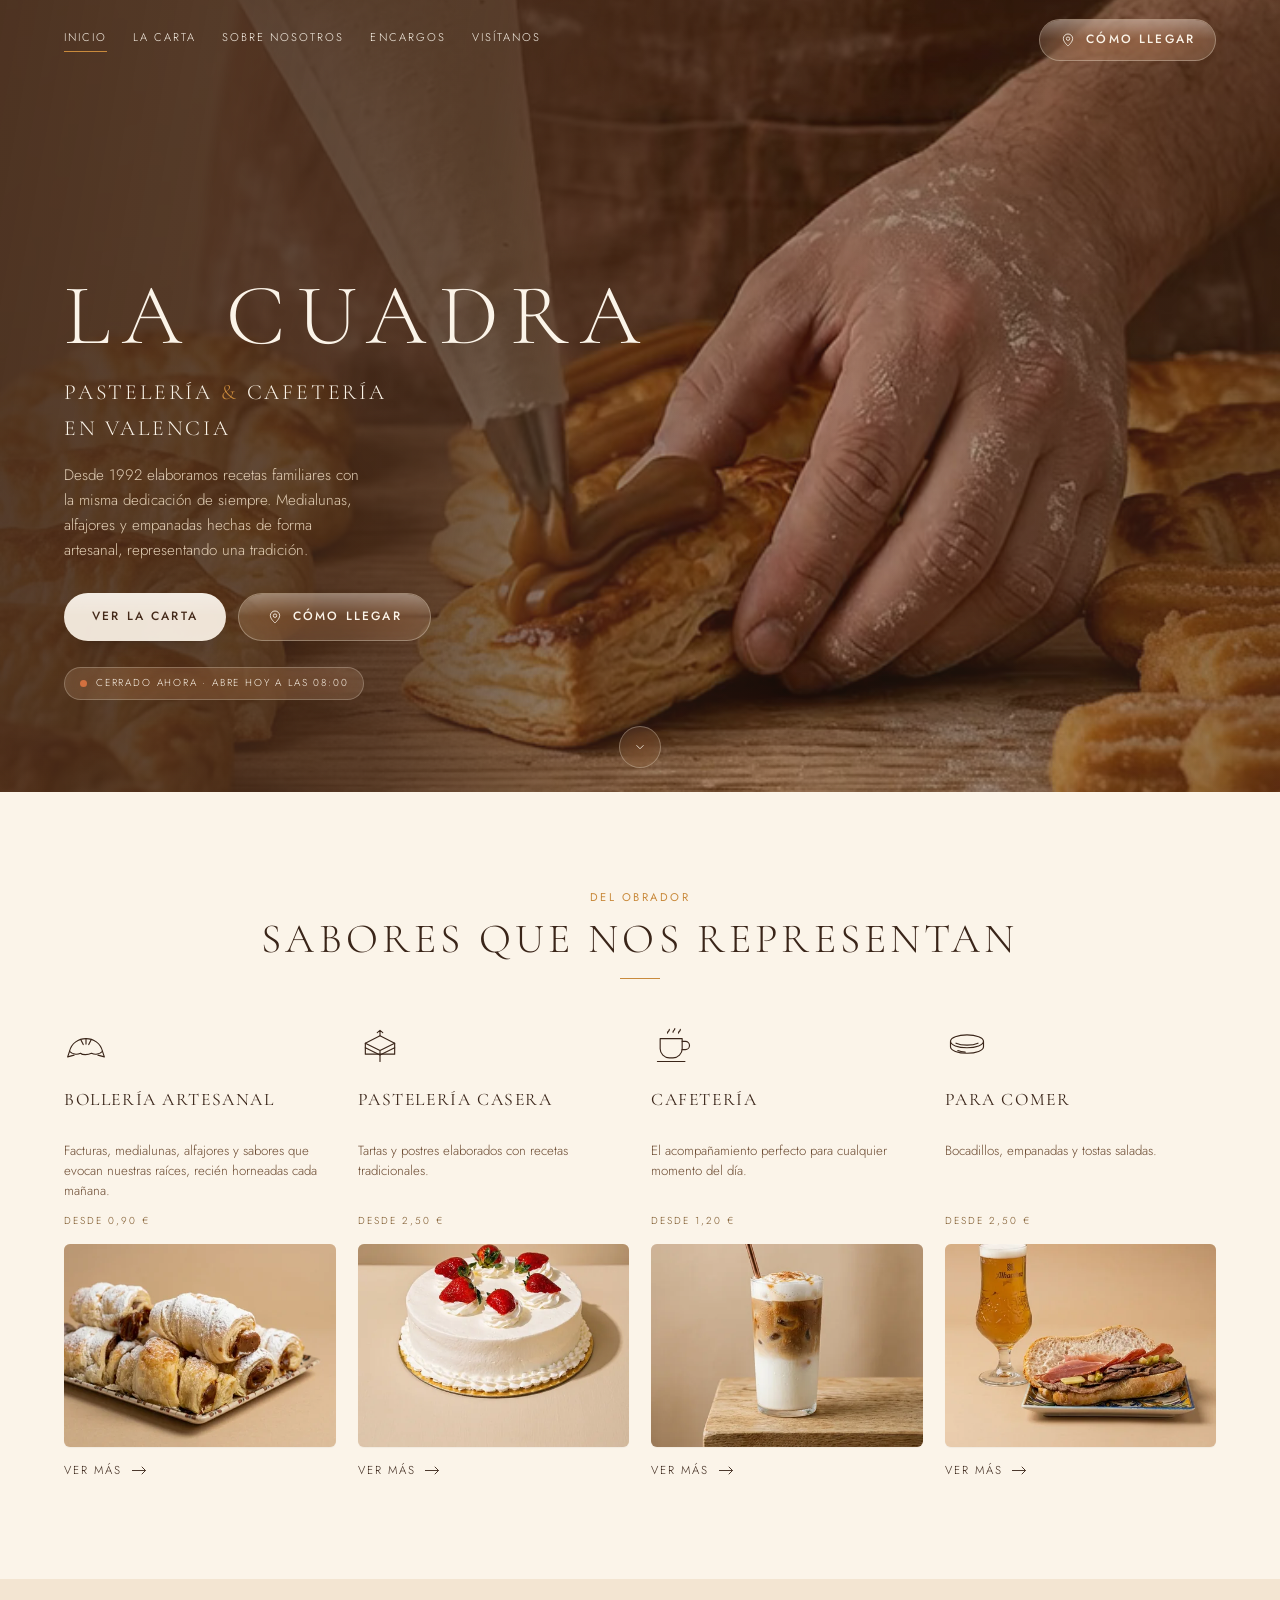
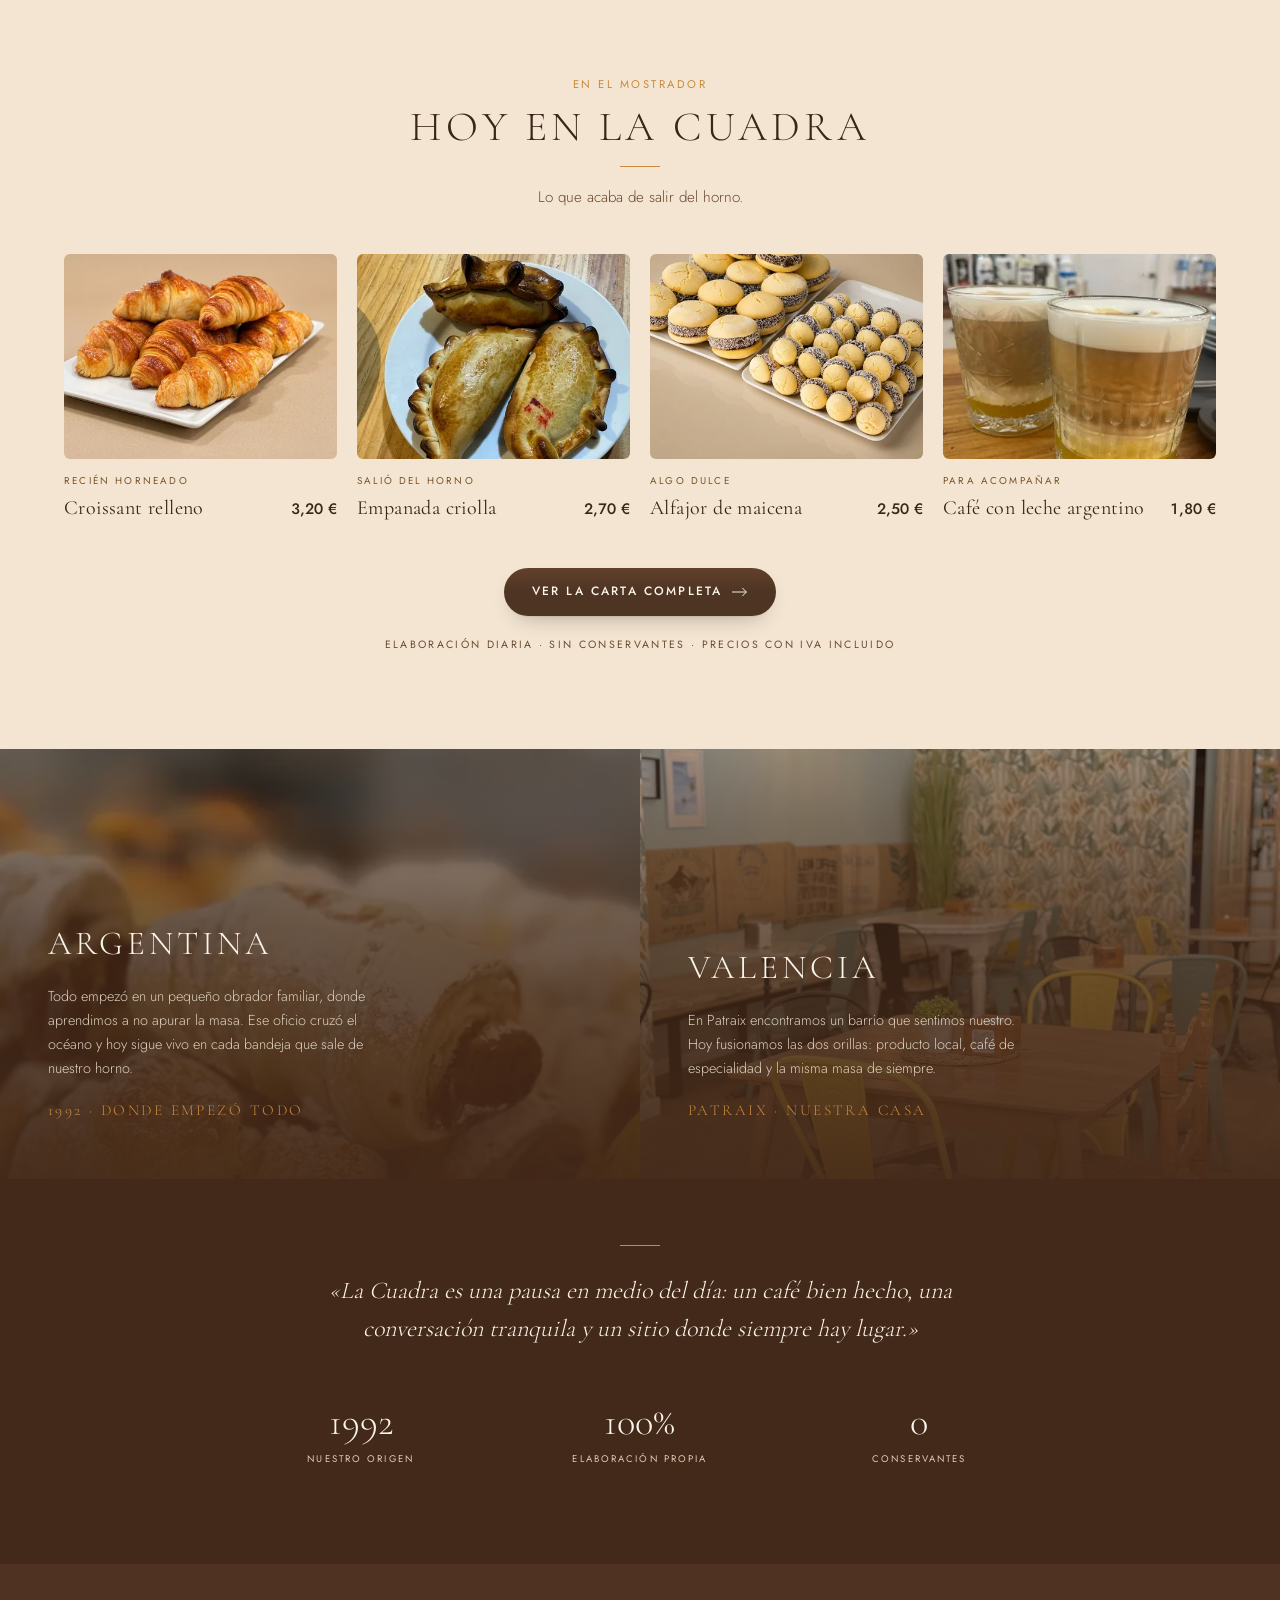
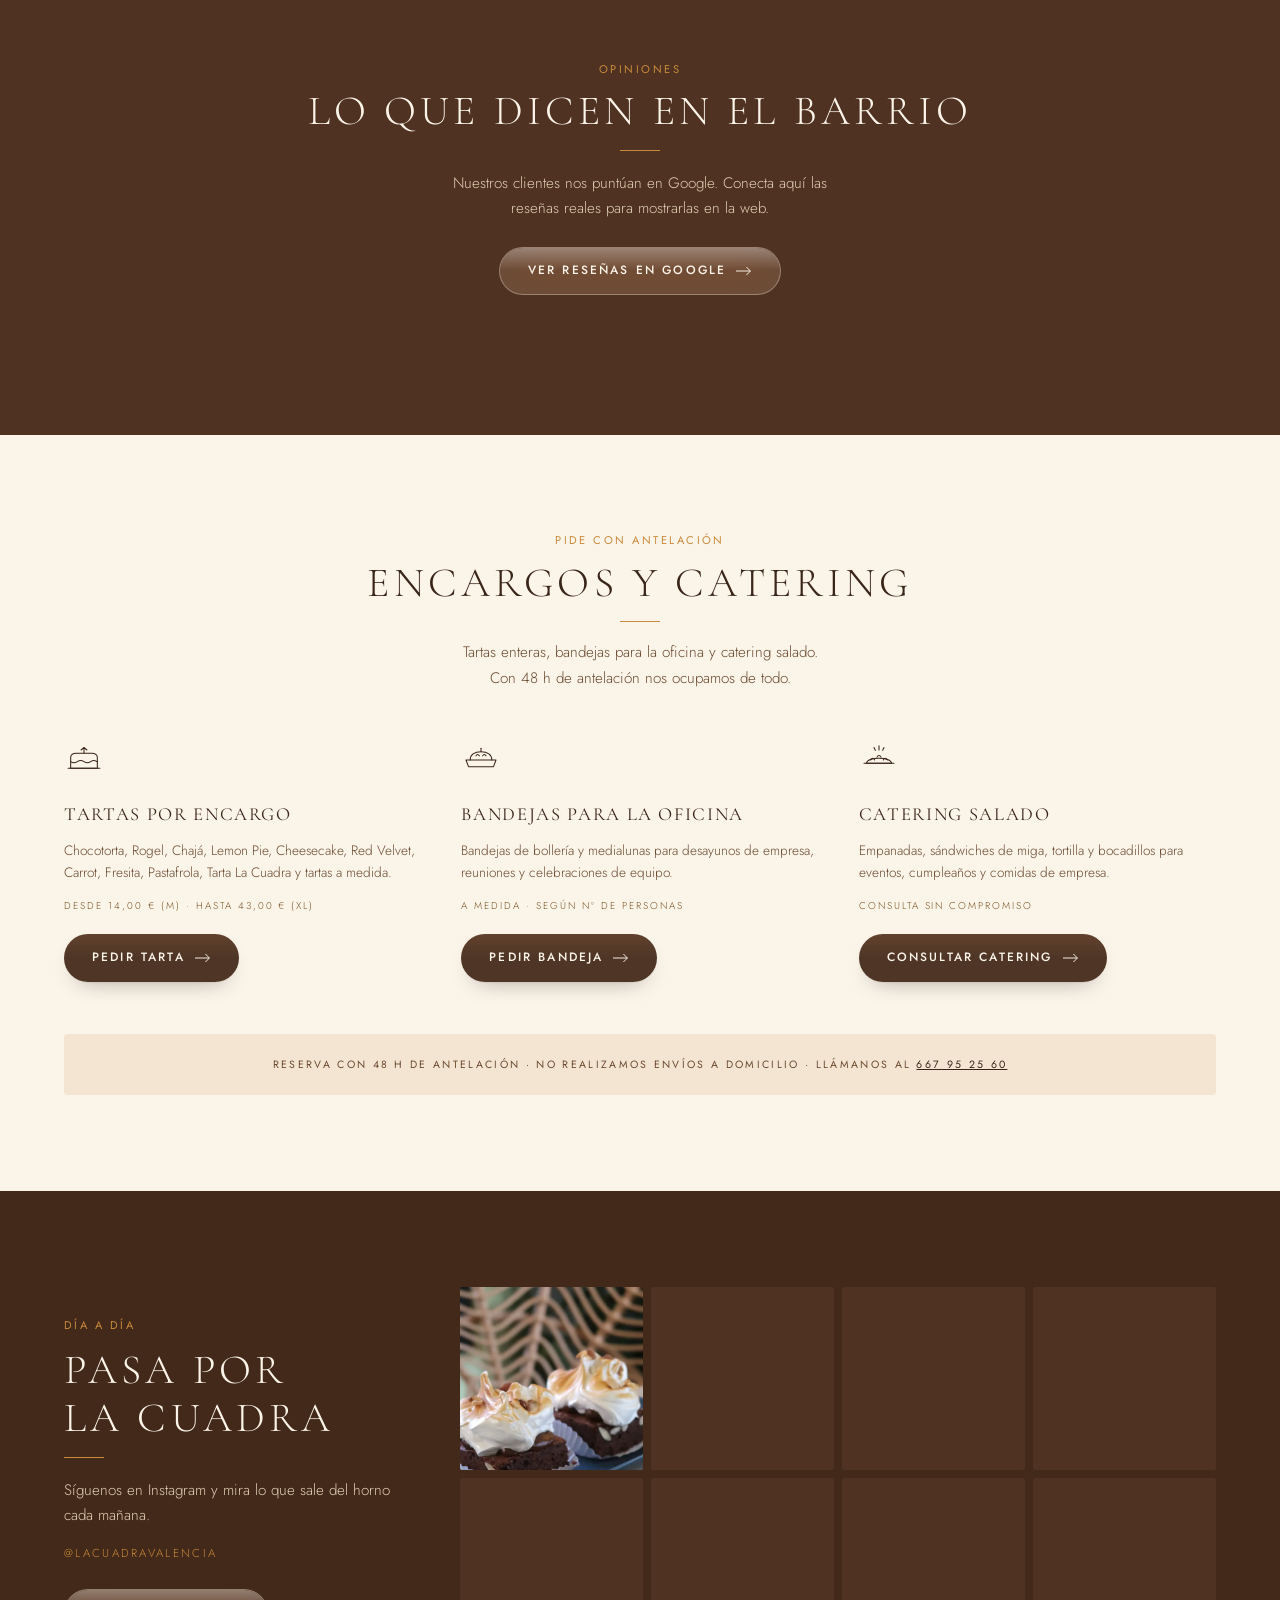
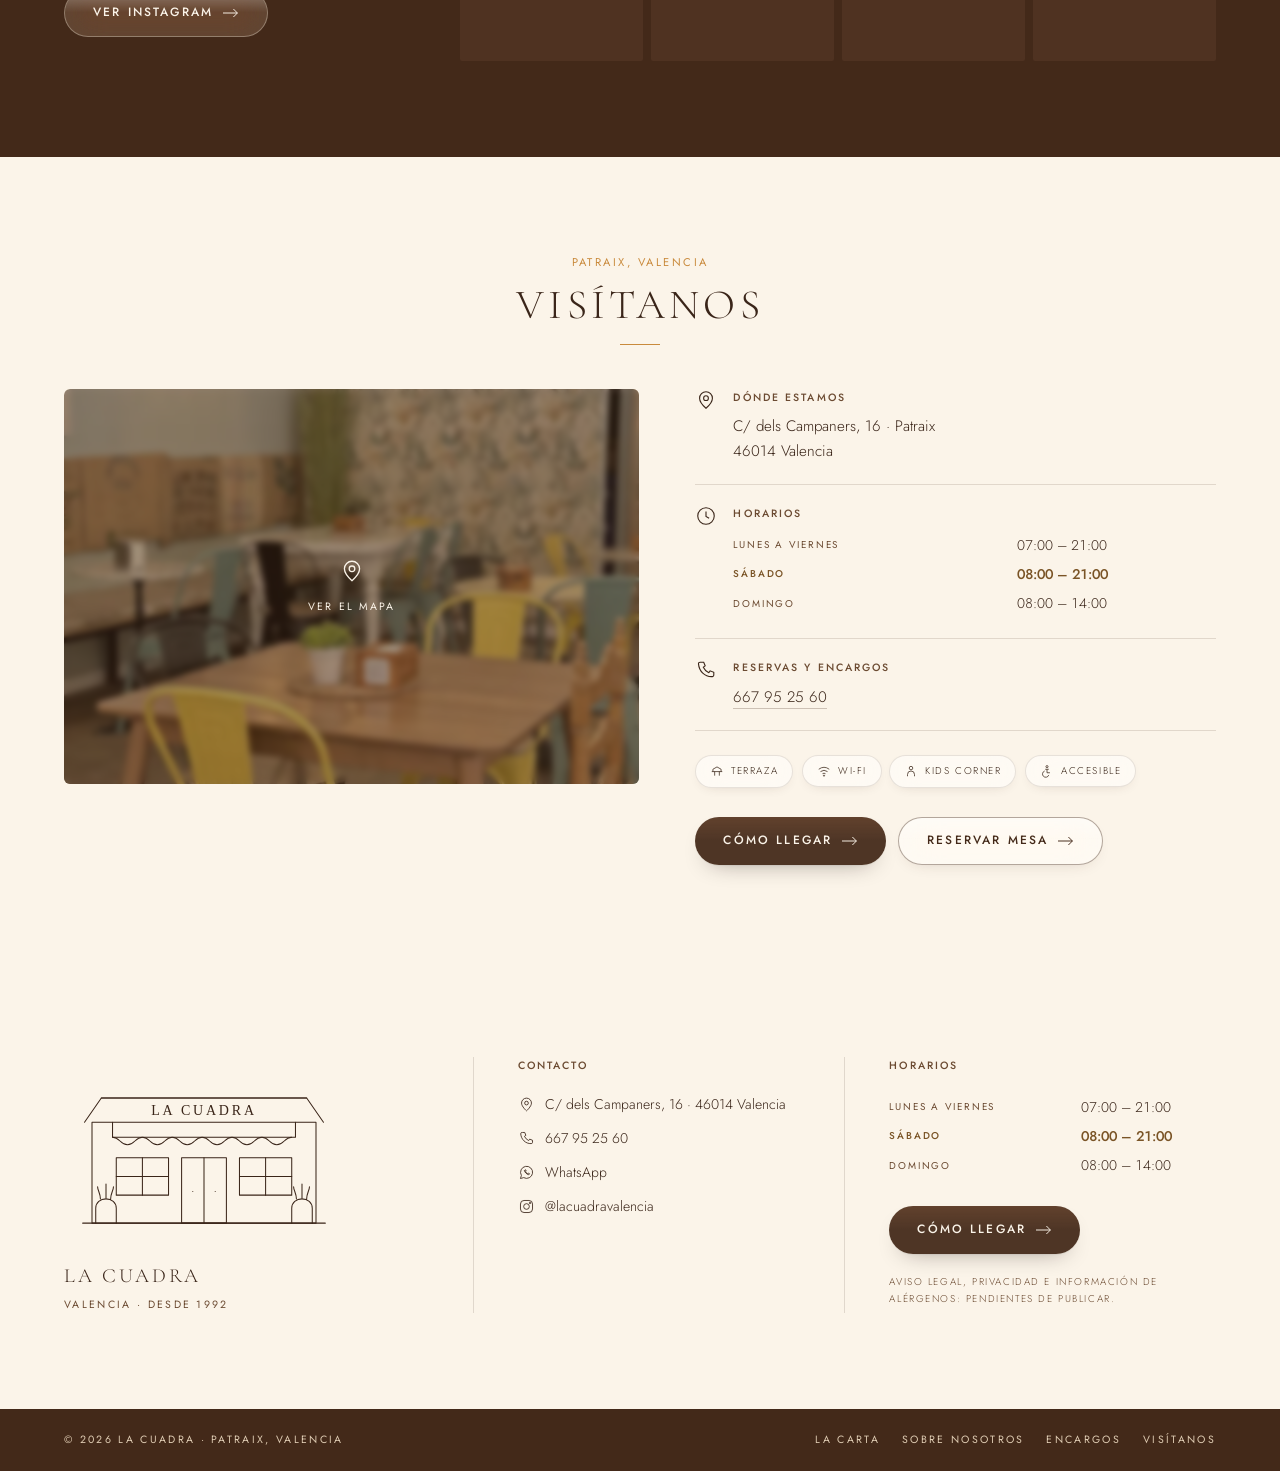
<file: index.html>
<!DOCTYPE html>
<html lang="es">
<head>
<meta charset="utf-8">
<meta name="viewport" content="width=device-width, initial-scale=1">
<title>La Cuadra · Pastelería y cafetería artesanal argentina en Patraix, Valencia</title>
<meta name="description" content="Obrador artesanal argentino en Patraix, Valencia. Medialunas, alfajores, empanadas, tartas y café de especialidad, elaborados cada día sin conservantes. C/ dels Campaners 16.">
<link rel="canonical" href="https://lacuadravalencia.com/">
<meta name="theme-color" content="#432919">

<meta property="og:type" content="website">
<meta property="og:locale" content="es_ES">
<meta property="og:site_name" content="La Cuadra">
<meta property="og:title" content="La Cuadra · Pastelería y cafetería argentina en Valencia">
<meta property="og:description" content="Medialunas, alfajores, empanadas y tartas artesanales, horneadas cada mañana en Patraix. Café de especialidad y cocina casera.">
<meta property="og:url" content="https://lacuadravalencia.com/">
<meta property="og:image" content="https://lacuadravalencia.com/img/og.jpg">
<meta property="og:image:width" content="1200">
<meta property="og:image:height" content="630">
<meta property="og:image:alt" content="Medialunas rellenas de dulce de leche recién horneadas en La Cuadra">
<meta name="twitter:card" content="summary_large_image">
<meta name="twitter:title" content="La Cuadra · Pastelería argentina en Valencia">
<meta name="twitter:description" content="Obrador artesanal en Patraix. Medialunas, alfajores, empanadas y tartas hechas cada día.">
<meta name="twitter:image" content="https://lacuadravalencia.com/img/og.jpg">

<link rel="icon" href="data:image/svg+xml,%3Csvg xmlns='http://www.w3.org/2000/svg' viewBox='0 0 32 32'%3E%3Crect width='32' height='32' rx='4' fill='%23432919'/%3E%3Ctext x='16' y='23' font-family='Georgia,serif' font-size='19' fill='%23C98A3C' text-anchor='middle'%3ELC%3C/text%3E%3C/svg%3E">
<link rel="apple-touch-icon" href="/logo.png">

<link rel="preload" as="font" type="font/woff2" href="fonts/CormorantGaramond-latin.woff2" crossorigin>
<link rel="preload" as="font" type="font/woff2" href="fonts/Jost-latin.woff2" crossorigin>
<link rel="preload" as="image" href="img/hero-video-poster.webp">
<link rel="stylesheet" href="fonts/fonts.css">

<script type="application/ld+json">
{
  "@context": "https://schema.org",
  "@type": "Bakery",
  "@id": "https://lacuadravalencia.com/#negocio",
  "name": "La Cuadra",
  "description": "Pastelería y cafetería artesanal argentina en el barrio de Patraix, Valencia. Obrador propio desde 1992.",
  "image": "https://lacuadravalencia.com/img/og.jpg",
  "logo": "https://lacuadravalencia.com/logo.png",
  "url": "https://lacuadravalencia.com/",
  "telephone": "+34667952560",
  "priceRange": "€",
  "servesCuisine": ["Argentina", "Pastelería", "Cafetería"],
  "currenciesAccepted": "EUR",
  "address": {
    "@type": "PostalAddress",
    "streetAddress": "C/ dels Campaners, 16",
    "addressLocality": "Valencia",
    "addressRegion": "Comunidad Valenciana",
    "postalCode": "46014",
    "addressCountry": "ES"
  },
  "geo": { "@type": "GeoCoordinates", "latitude": 39.457698, "longitude": -0.400208 },
  "hasMap": "https://www.google.com/maps/search/?api=1&query=Calle+dels+Campaners+16+Valencia",
  "sameAs": ["https://www.instagram.com/lacuadravalencia/"],
  "hasMenu": "https://lacuadravalencia.com/carta",
  "openingHoursSpecification": [
    { "@type": "OpeningHoursSpecification", "dayOfWeek": ["Monday","Tuesday","Wednesday","Thursday","Friday"], "opens": "07:00", "closes": "21:00" },
    { "@type": "OpeningHoursSpecification", "dayOfWeek": "Saturday", "opens": "08:00", "closes": "21:00" },
    { "@type": "OpeningHoursSpecification", "dayOfWeek": "Sunday", "opens": "08:00", "closes": "14:00" }
  ],
  "amenityFeature": [
    { "@type": "LocationFeatureSpecification", "name": "Terraza", "value": true },
    { "@type": "LocationFeatureSpecification", "name": "Wi-Fi gratis", "value": true },
    { "@type": "LocationFeatureSpecification", "name": "Zona infantil", "value": true },
    { "@type": "LocationFeatureSpecification", "name": "Acceso sin escalones", "value": true }
  ]
}
</script>

<style>
/* ══════════ SISTEMA ══════════ */
:root{
  --espresso:#432919; --espresso-soft:#4F3221; --espresso-line:#6B4A32;
  --cream:#FBF4E9; --sand:#F3E5D2; --white:#FFFFFF;
  --on-dark:#FBF4E9; --on-dark-muted:#E0CDB4;
  --on-light:#3A2519; --on-light-muted:#6B4A31;
  --gold:#C98A3C; --gold-bright:#DCA05A; --success:#6FBF8F;
  --r-sm:2px; --r-md:4px; --r-lg:6px; --r-pill:999px;
  --gutter:20px; --mx:20px; --gap:56px; --maxw:1320px;
  --ease-out:cubic-bezier(.22,1,.36,1);
  --ease-spring:cubic-bezier(.34,1.56,.64,1);
  --ease-spring-soft:cubic-bezier(.16,1.24,.38,1);
  --serif:'Cormorant Garamond',Georgia,'Times New Roman',serif;
  --sans:'Jost',-apple-system,BlinkMacSystemFont,'Segoe UI',Helvetica,Arial,sans-serif;
}
@media (min-width:900px){ :root{ --mx:64px; --gap:96px; } }

*,*::before,*::after{ box-sizing:border-box; }
html{ scroll-behavior:smooth; scroll-padding-top:96px; -webkit-text-size-adjust:100%; }
@media (prefers-reduced-motion:reduce){ html{ scroll-behavior:auto; } }
body{
  margin:0; background:var(--cream); color:var(--on-light);
  font-family:var(--sans); font-weight:300; font-size:.95rem; line-height:1.65;
  -webkit-font-smoothing:antialiased;
}
img{ max-width:100%; height:auto; display:block; }
a{ color:inherit; }
h1,h2,h3,h4{ font-family:var(--serif); font-weight:400; margin:0; }
p{ margin:0; }
ul{ margin:0; padding:0; list-style:none; }
button{ font:inherit; color:inherit; background:none; border:0; cursor:pointer; }
[hidden]{ display:none !important; }
a,button{ -webkit-tap-highlight-color:transparent; touch-action:manipulation; }

:focus-visible{ outline:2px solid var(--gold); outline-offset:3px; border-radius:var(--r-sm); }
.skip{ position:absolute; left:-9999px; top:0; z-index:200; background:var(--espresso); color:var(--on-dark); padding:12px 20px; }
.skip:focus{ left:12px; top:12px; }

.wrap{ width:100%; max-width:var(--maxw); margin-inline:auto; padding-inline:var(--mx); }
.sec{ padding-block:var(--gap); }
.dark{ background:var(--espresso); color:var(--on-dark); }
.dark-soft{ background:var(--espresso-soft); color:var(--on-dark); }
.light{ background:var(--cream); color:var(--on-light); }
.sand{ background:var(--sand); color:var(--on-light); }

/* ══════════ TIPOGRAFÍA ══════════ */
.over{ font-size:.7rem; font-weight:400; text-transform:uppercase; letter-spacing:.22em; }
.micro{ font-size:.66rem; font-weight:400; text-transform:uppercase; letter-spacing:.22em; }
.wordmark{ font-family:var(--serif); font-weight:300; text-transform:uppercase; letter-spacing:.14em; line-height:1; }
.h-sec{ font-family:var(--serif); font-weight:300; text-transform:uppercase; letter-spacing:.10em;
        font-size:clamp(1.7rem,3.6vw,2.6rem); line-height:1.15; }
.h-item{ font-family:var(--serif); font-weight:400; font-size:1.25rem; line-height:1.25; letter-spacing:.02em; }
.lead{ font-size:1rem; line-height:1.7; }
.muted-d{ color:var(--on-dark-muted); }
.muted-l{ color:var(--on-light-muted); }
.rule{ width:40px; height:1px; background:var(--gold); border:0; margin:14px auto 0; }
.rule.left{ margin-inline:0; }
.price{ font-family:var(--sans); font-weight:500; font-variant-numeric:tabular-nums; }
.gold{ color:var(--gold); }

/* ══════════ REVEAL ══════════ */
.rv{ opacity:0; translate:0 20px; scale:.98; }
.rv.in{ opacity:1; translate:0 0; scale:1; transition:opacity .5s var(--ease-out), translate .7s var(--ease-spring-soft), scale .7s var(--ease-spring-soft); }
@media (prefers-reduced-motion:reduce){
  .rv,.rv.in{ opacity:1; transform:none; transition:none; }
  .cat,.cat img,.hoy article,.hoy img,.ig-grid img,.btn,.btn::after,
  .hdr,.hdr-in,.mob,.mob a.ml,.burger,.mob-close,.map-cta,.scroll-cue,.dot{ transition:none; animation:none; }
  .rv,.cat,.hoy article,.btn,.mob,.mob a.ml,.burger,.mob-close,.map-cta{ translate:none; scale:none; }
}

.head-c{ text-align:center; margin-bottom:44px; }
.head-c .over{ color:var(--gold); display:block; margin-bottom:10px; }
.head-c p{ margin-top:18px; }

/* ══════════ BOTONES / ENLACES ══════════ */
.btn{
  position:relative; overflow:hidden; isolation:isolate;
  display:inline-flex; align-items:center; justify-content:center; gap:10px;
  min-height:48px; padding:0 28px; border-radius:var(--r-pill);
  font-size:.75rem; font-weight:500; text-transform:uppercase; letter-spacing:.18em;
  text-decoration:none; -webkit-backdrop-filter:blur(20px) saturate(160%); backdrop-filter:blur(20px) saturate(160%);
  box-shadow:0 1px 1px rgba(0,0,0,.05), 0 10px 24px -14px rgba(20,10,4,.45);
  transition:translate .5s var(--ease-spring), scale .5s var(--ease-spring), box-shadow .35s var(--ease-out),
             background-color .3s var(--ease-out), color .3s var(--ease-out), border-color .3s var(--ease-out);
}
.btn::before{ /* brillo especular superior, propio del vidrio */
  content:''; position:absolute; inset:0; border-radius:inherit; pointer-events:none;
  background:linear-gradient(180deg, rgba(255,255,255,.30) 0%, rgba(255,255,255,0) 48%);
  mix-blend-mode:overlay;
}
.btn::after{ /* realce de presión, se tiñe con el color del propio botón */
  content:''; position:absolute; inset:0; border-radius:inherit; pointer-events:none;
  background:currentColor; opacity:0; transition:opacity .2s var(--ease-out);
}
.btn:active::after{ opacity:.14; }
.btn:active{ scale:.94; transition-duration:.16s; }
@media (hover:hover) and (pointer:fine){
  .btn:hover{ translate:0 -1px; box-shadow:0 1px 1px rgba(0,0,0,.06), 0 16px 32px -14px rgba(20,10,4,.5); }
}
.btn-cream{ background:rgba(251,244,233,.92); color:var(--espresso); }
.btn-cream:hover{ background:#fff; }
.btn-ghost{ background:rgba(251,244,233,.14); border:1px solid rgba(251,244,233,.32); color:var(--on-dark); box-shadow:none; }
.btn-ghost:hover{ border-color:rgba(251,244,233,.5); background:rgba(251,244,233,.22); }
.btn-dark{ background:rgba(67,41,25,.94); color:var(--cream); }
.btn-dark:hover{ background:var(--espresso-soft); }
.btn-outline{ background:rgba(255,255,255,.5); border:1px solid rgba(67,41,25,.4); color:var(--espresso); box-shadow:0 6px 18px -12px rgba(67,41,25,.3); }
.btn-outline:hover{ background:var(--espresso); color:var(--cream); border-color:var(--espresso); }
.btn svg{ width:16px; height:16px; flex:none; }

.tlink{
  display:inline-flex; align-items:center; gap:9px; text-decoration:none;
  font-size:.72rem; text-transform:uppercase; letter-spacing:.18em;
  padding-bottom:3px; position:relative;
}
.tlink::after{ content:''; position:absolute; left:0; bottom:0; height:1px; width:0; background:var(--gold); transition:width .35s var(--ease-out); }
.tlink:hover::after{ width:100%; }
.tlink svg{ width:15px; height:9px; transition:transform .4s var(--ease-spring); }
.tlink:hover svg{ transform:translateX(3px); }

/* ══════════ CABECERA ══════════ */
.hdr{
  position:fixed; inset:0 0 auto 0; z-index:100; color:var(--on-dark);
  transition:background-color .4s var(--ease-out), box-shadow .4s var(--ease-out), -webkit-backdrop-filter .4s var(--ease-out), backdrop-filter .4s var(--ease-out);
}
.hdr-in{ display:flex; align-items:center; justify-content:space-between; gap:16px; height:80px; transition:height .4s var(--ease-out); }
.hdr.solid{
  background:rgba(67,41,25,.68);
  -webkit-backdrop-filter:blur(22px) saturate(160%); backdrop-filter:blur(22px) saturate(160%);
  box-shadow:0 1px 0 rgba(251,244,233,.08), 0 16px 40px -26px rgba(10,5,2,.6);
}
.hdr.solid .hdr-in{ height:64px; }
.nav-d{ display:none; }
@media (min-width:1040px){ .nav-d{ display:flex; gap:26px; flex:1; } }
.nav-d a{ white-space:nowrap; font-size:.7rem; text-transform:uppercase; letter-spacing:.18em; text-decoration:none; padding-bottom:5px; position:relative; }
.nav-d a::after{ content:''; position:absolute; left:0; bottom:0; height:1px; width:0; background:var(--gold); transition:width .3s ease; }
.nav-d a:hover::after,.nav-d a[aria-current]::after{ width:100%; }
.hdr-r{ display:none; }
@media (min-width:1040px){ .hdr-r{ display:flex; flex:1; justify-content:flex-end; } .hdr-r .btn{ min-height:42px; padding:0 20px; } }
.burger{
  display:flex; align-items:center; justify-content:center; width:48px; height:48px; margin-right:-12px;
  border-radius:50%; background:rgba(251,244,233,.10);
  -webkit-backdrop-filter:blur(14px) saturate(150%); backdrop-filter:blur(14px) saturate(150%);
  transition:background-color .25s var(--ease-out), scale .4s var(--ease-spring);
}
.burger svg{ width:24px; height:24px; }
.burger:active{ scale:.88; }
@media (hover:hover) and (pointer:fine){ .burger:hover{ background:rgba(251,244,233,.18); } }
@media (min-width:1040px){ .burger{ display:none; } }
.hdr-l-mob{ width:48px; }
@media (min-width:1040px){ .hdr-l-mob{ display:none; } }

/* menú móvil */
.mob{
  position:fixed; inset:0; z-index:150; color:var(--on-dark);
  background:rgba(67,41,25,.80);
  -webkit-backdrop-filter:blur(34px) saturate(160%); backdrop-filter:blur(34px) saturate(160%);
  display:flex; flex-direction:column; justify-content:center; align-items:center; gap:8px;
  padding:80px 24px 32px; opacity:0; visibility:hidden; scale:1.035;
  transition:opacity .4s var(--ease-out), visibility .4s, scale .55s var(--ease-spring-soft);
}
.mob.open{ opacity:1; visibility:visible; scale:1; }
.mob a.ml{
  font-family:var(--serif); font-size:1.9rem; text-transform:uppercase; letter-spacing:.09em;
  text-decoration:none; padding:9px 0;
  transition:scale .3s var(--ease-spring), opacity .2s var(--ease-out);
}
.mob a.ml:active{ scale:.94; opacity:.7; }
.mob .mob-cta{ display:flex; flex-direction:column; gap:12px; width:100%; max-width:320px; margin-top:32px; }
.mob-close{
  position:absolute; top:18px; right:14px; width:48px; height:48px; display:flex; align-items:center; justify-content:center;
  border-radius:50%; background:rgba(251,244,233,.08);
  transition:background-color .25s var(--ease-out), scale .4s var(--ease-spring);
}
.mob-close svg{ width:22px; height:22px; }
.mob-close:active{ scale:.88; }
@media (hover:hover) and (pointer:fine){ .mob-close:hover{ background:rgba(251,244,233,.16); } }

/* ══════════ HERO ══════════ */
.hero{ position:relative; min-height:88svh; display:flex; align-items:flex-end; color:var(--on-dark); overflow:hidden; }
.hero-img{ position:absolute; inset:0; width:100%; height:100%; object-fit:cover; }
.half img,.map-box img{ height:100%; }
.hero-veil{ position:absolute; inset:0;
  background:linear-gradient(100deg, rgba(67,41,25,.93) 0%, rgba(67,41,25,.80) 36%, rgba(67,41,25,.30) 64%, rgba(67,41,25,.58) 100%); }
@media (max-width:720px){ .hero-veil{ background:linear-gradient(180deg, rgba(67,41,25,.72) 0%, rgba(67,41,25,.55) 40%, rgba(67,41,25,.90) 100%); } }
.hero-in{ position:relative; padding-block:132px 92px; }
@media (max-width:720px){ .hero-in{ padding-block:120px 56px; } .hero{ min-height:82svh; } }
.hero-copy{ max-width:640px; }
.hero .wordmark{ font-size:clamp(2.9rem,9vw,5.4rem); margin:0 0 14px; }
.hero-claim{ font-family:var(--serif); font-weight:300; text-transform:uppercase; letter-spacing:.13em;
  font-size:clamp(.95rem,2.4vw,1.35rem); line-height:1.7; margin-bottom:16px; }
.hero-sub{ color:var(--on-dark-muted); max-width:34ch; margin-bottom:30px; }
.hero-btns{ display:flex; flex-wrap:wrap; gap:12px; margin-bottom:26px; }
@media (max-width:480px){ .hero-btns .btn{ width:100%; } }
.chip{
  display:inline-flex; align-items:center; gap:9px; padding:7px 15px; border-radius:var(--r-pill);
  background:rgba(251,244,233,.12);
  -webkit-backdrop-filter:blur(18px) saturate(160%); backdrop-filter:blur(18px) saturate(160%);
  border:1px solid rgba(251,244,233,.24); font-size:.63rem; text-transform:uppercase; letter-spacing:.18em;
  box-shadow:0 10px 26px -16px rgba(10,5,2,.5);
}
.dot{ width:7px; height:7px; border-radius:50%; background:var(--success); flex:none; }
.dot.off{ background:#D2703F; }
@media (prefers-reduced-motion:no-preference){
  .dot:not(.off){ animation:dotPulse 2.6s var(--ease-out) infinite; }
}
@keyframes dotPulse{
  0%,100%{ box-shadow:0 0 0 0 rgba(111,191,143,.55); }
  60%{ box-shadow:0 0 0 6px rgba(111,191,143,0); }
}
.scroll-cue{
  position:absolute; left:50%; bottom:24px; transform:translateX(-50%);
  width:42px; height:42px; border-radius:50%;
  background:rgba(251,244,233,.08);
  -webkit-backdrop-filter:blur(14px) saturate(150%); backdrop-filter:blur(14px) saturate(150%);
  border:1px solid rgba(251,244,233,.3);
  display:flex; align-items:center; justify-content:center; color:var(--on-dark);
}
.scroll-cue svg{ width:14px; height:14px; }
@media (max-width:720px){ .scroll-cue{ display:none; } }
@media (prefers-reduced-motion:no-preference){
  .scroll-cue{ animation:cueFloat 2.4s var(--ease-out) infinite; }
}
@keyframes cueFloat{ 0%,100%{ transform:translateX(-50%) translateY(0); } 50%{ transform:translateX(-50%) translateY(5px); } }

/* ══════════ CATEGORÍAS ══════════ */
.cats{ display:grid; gap:34px 22px; grid-template-columns:repeat(2,1fr); }
@media (min-width:1100px){ .cats{ grid-template-columns:repeat(4,1fr); gap:28px 22px; } }
.cat{ display:flex; flex-direction:column; }
.cat .ico{ color:var(--on-light); margin-bottom:14px; }
.cat .ico svg{ width:44px; height:44px; }
.cat h3{ text-transform:uppercase; letter-spacing:.09em; font-size:1.1rem; line-height:1.25; min-height:2.5em; margin-bottom:8px; }
.cat p{ font-size:.83rem; line-height:1.5; color:var(--on-light-muted); min-height:4.5em; }
@media (max-width:1099px){ .cat p{ min-height:7.5em; } }
.cat .from{ color:#7A5426; font-size:.63rem; text-transform:uppercase; letter-spacing:.2em; margin:12px 0 14px; }
.cat{ transition:translate .5s var(--ease-spring-soft); }
.cat figure{ margin:0 0 14px; overflow:hidden; border-radius:var(--r-lg); background:var(--sand); box-shadow:0 1px 1px rgba(0,0,0,.04); }
.cat img{ width:100%; aspect-ratio:4/3; object-fit:cover; transition:transform .6s var(--ease-spring-soft); }
.cat .tlink{ margin-top:auto; color:var(--on-light); }
@media (hover:hover) and (pointer:fine){
  .cat:hover{ translate:0 -4px; }
  .cat:hover img{ transform:scale(1.05); }
}

/* ══════════ HOY ══════════ */
.hoy{ display:grid; gap:26px 20px; grid-template-columns:repeat(2,1fr); }
@media (min-width:900px){ .hoy{ grid-template-columns:repeat(4,1fr); } }
.hoy article{ display:flex; flex-direction:column; transition:translate .5s var(--ease-spring-soft); }
.hoy figure{ margin:0 0 14px; overflow:hidden; border-radius:var(--r-lg); background:#e2d6c5; }
.hoy img{ width:100%; aspect-ratio:4/3; object-fit:cover; transition:transform .6s var(--ease-spring-soft); }
@media (hover:hover) and (pointer:fine){
  .hoy article:hover{ translate:0 -4px; }
  .hoy article:hover img{ transform:scale(1.05); }
}
.hoy .over{ color:#7A5426; font-size:.62rem; margin-bottom:7px; }
.hoy .row{ display:flex; align-items:baseline; justify-content:space-between; gap:12px; }
.hoy .price{ font-size:.95rem; }
.hoy-foot{ text-align:center; margin-top:46px; }
.hoy-foot .micro{ display:block; margin-top:20px; color:var(--on-light-muted); }

/* ══════════ ORIGEN ══════════ */
.halves{ display:grid; grid-template-columns:1fr; }
@media (min-width:860px){ .halves{ grid-template-columns:1fr 1fr; } }
.half{ position:relative; min-height:430px; display:flex; align-items:flex-end; color:var(--on-dark); overflow:hidden; }
.half img{ position:absolute; inset:0; width:100%; height:100%; object-fit:cover; }
.half::after{ content:''; position:absolute; inset:0; background:linear-gradient(180deg,rgba(67,41,25,.42) 0%,rgba(67,41,25,.74) 42%,rgba(67,41,25,.95) 100%); }
.half-in{ position:relative; z-index:1; padding:40px 32px 44px; max-width:440px; }
@media (min-width:860px){ .half-in{ padding:56px 48px 56px; } }
.half h3{ text-transform:uppercase; letter-spacing:.12em; font-size:clamp(1.5rem,3vw,2.1rem); font-weight:300; margin-bottom:14px; }
.half p{ color:#DCCFBE; font-size:.9rem; margin-bottom:18px; }
.half .stat{ font-family:var(--serif); font-size:.95rem; text-transform:uppercase; letter-spacing:.16em; color:var(--gold); }
.credo{ text-align:center; padding:66px var(--mx) 0; }
.credo blockquote{ margin:0 auto; max-width:660px; font-family:var(--serif); font-style:italic; font-size:clamp(1.15rem,2.4vw,1.5rem); line-height:1.55; }
.credo hr{ width:40px; height:1px; background:var(--gold); border:0; margin:0 auto 26px; }
.stats{ display:grid; grid-template-columns:repeat(3,1fr); gap:18px; max-width:820px; margin:56px auto 0; text-align:center; }
.stats .n{ font-family:var(--serif); font-size:clamp(1.6rem,4vw,2.4rem); line-height:1; color:var(--on-dark); }
.stats .micro{ display:block; margin-top:10px; color:var(--on-dark-muted); font-size:.6rem; }

/* ══════════ RESEÑAS ══════════ */
.rev-grid{ display:grid; gap:36px; grid-template-columns:1fr; align-items:start; }
@media (min-width:960px){ .rev-grid{ grid-template-columns:270px 1fr; gap:56px; } }
.rev-score .n{ font-family:var(--serif); font-size:4.2rem; line-height:1; }
.rev-stars{ display:flex; gap:5px; margin:12px 0 10px; color:var(--gold); }
.rev-stars svg{ width:17px; height:17px; }
.rev-list{ display:grid; gap:26px; grid-template-columns:1fr; }
@media (min-width:700px){ .rev-list{ grid-template-columns:repeat(3,1fr); gap:0; } }
.rev-list li{ padding:4px 0; }
@media (min-width:700px){ .rev-list li{ padding:2px 26px; border-left:1px solid var(--espresso-line); } .rev-list li:first-child{ border-left:0; padding-left:0; } }
.rev-list p{ font-size:.88rem; color:var(--on-dark-muted); min-height:5.4em; }
.rev-who{ display:flex; align-items:center; gap:10px; margin-top:16px; }
.rev-av{ width:30px; height:30px; border-radius:50%; border:1px solid var(--espresso-line); display:flex; align-items:center; justify-content:center; font-size:.7rem; color:var(--gold); }
.todo{ font-style:italic; opacity:.72; }

/* ══════════ ENCARGOS ══════════ */
.enc{ display:grid; gap:34px; grid-template-columns:1fr; }
@media (min-width:820px){ .enc{ grid-template-columns:repeat(3,1fr); gap:40px; } }
.enc article{ display:flex; flex-direction:column; align-items:flex-start; }
.enc .ico{ margin-bottom:16px; }
.enc .ico svg{ width:40px; height:40px; }
.enc h3{ text-transform:uppercase; letter-spacing:.09em; font-size:1.15rem; margin-bottom:10px; }
.enc p{ font-size:.85rem; color:var(--on-light-muted); margin-bottom:14px; }
.enc .from{ color:#7A5426; font-size:.62rem; text-transform:uppercase; letter-spacing:.2em; margin-bottom:20px; }
.enc .btn{ margin-top:auto; }
.avisos{ margin-top:52px; background:var(--sand); border-radius:var(--r-md); padding:20px 24px; text-align:center; }
.avisos .micro{ color:var(--on-light-muted); line-height:2; }
.avisos a{ color:var(--on-light); }

/* ══════════ INSTAGRAM ══════════ */
.ig-grid{ display:grid; grid-template-columns:repeat(4,1fr); gap:8px; }
.ig-grid a{ display:block; overflow:hidden; border-radius:var(--r-sm); background:var(--espresso-soft); }
.ig-grid img{ width:100%; aspect-ratio:1; object-fit:cover; transition:opacity .3s var(--ease-out), transform .6s var(--ease-spring-soft); }
.ig-grid a:hover img{ opacity:.82; transform:scale(1.06); }
.ig-wrap{ display:grid; gap:36px; grid-template-columns:1fr; align-items:center; }
@media (min-width:960px){ .ig-wrap{ grid-template-columns:340px 1fr; gap:56px; } }
.ig-handle{ font-size:.72rem; text-transform:uppercase; letter-spacing:.2em; color:var(--gold); margin:16px 0 26px; display:block; }

/* ══════════ VISÍTANOS ══════════ */
.vis{ display:grid; gap:40px; grid-template-columns:1fr; }
@media (min-width:960px){ .vis{ grid-template-columns:1.05fr .95fr; gap:56px; } }
.map-box{ position:relative; border-radius:var(--r-lg); overflow:hidden; background:var(--sand); aspect-ratio:16/11; }
.map-box img{ width:100%; height:100%; object-fit:cover; filter:sepia(.22) saturate(.9); }
.map-box iframe{ position:absolute; inset:0; width:100%; height:100%; border:0; }
.map-cta{
  position:absolute; inset:0; display:flex; flex-direction:column; align-items:center; justify-content:center; gap:14px;
  background:rgba(67,41,25,.5); color:var(--on-dark);
  -webkit-backdrop-filter:blur(3px) saturate(120%); backdrop-filter:blur(3px) saturate(120%);
  transition:background-color .35s var(--ease-out), -webkit-backdrop-filter .35s var(--ease-out), backdrop-filter .35s var(--ease-out), scale .4s var(--ease-spring);
}
@media (hover:hover) and (pointer:fine){
  .map-cta:hover{ background:rgba(67,41,25,.38); -webkit-backdrop-filter:blur(1.5px) saturate(130%); backdrop-filter:blur(1.5px) saturate(130%); }
}
.map-cta:active{ scale:.98; }
.map-cta .micro{ letter-spacing:.2em; }
.vis-list li{ display:flex; gap:16px; padding:20px 0; border-bottom:1px solid rgba(67,41,25,.14); }
.vis-list li:first-child{ padding-top:0; }
.vis-list .ico{ flex:none; color:var(--on-light); }
.vis-list .ico svg{ width:22px; height:22px; }
.vis-list h3{ font-size:.66rem; font-family:var(--sans); font-weight:500; text-transform:uppercase; letter-spacing:.2em; color:var(--on-light-muted); margin-bottom:8px; }
.vis-list a{ text-decoration:none; border-bottom:1px solid rgba(67,41,25,.25); }
.hours{ width:100%; border-collapse:collapse; }
.hours th,.hours td{ text-align:left; padding:3px 0; font-weight:300; font-size:.88rem; }
.hours th{ font-size:.62rem; text-transform:uppercase; letter-spacing:.18em; color:var(--on-light-muted); font-weight:400; padding-right:24px; }
.hours tr.today th,.hours tr.today td{ color:#7A5426; font-weight:500; }
.hours td{ font-variant-numeric:tabular-nums; }
.tags{ display:flex; flex-wrap:wrap; gap:8px; margin-top:24px; }
.tag{
  display:inline-flex; align-items:center; gap:7px; border-radius:var(--r-pill); padding:7px 14px;
  font-size:.62rem; text-transform:uppercase; letter-spacing:.16em;
  background:rgba(255,255,255,.55); border:1px solid rgba(67,41,25,.12);
  -webkit-backdrop-filter:blur(14px) saturate(140%); backdrop-filter:blur(14px) saturate(140%);
  box-shadow:0 4px 14px -9px rgba(67,41,25,.3);
}
.tag svg{ width:14px; height:14px; }
.vis-btns{ display:flex; flex-wrap:wrap; gap:12px; margin-top:30px; }

/* ══════════ PIE ══════════ */
.ftr{ background:var(--cream); color:var(--on-light); }
.ftr-grid{ display:grid; gap:40px; grid-template-columns:1fr; padding-block:var(--gap); }
@media (min-width:860px){ .ftr-grid{ grid-template-columns:1.1fr 1fr 1fr; gap:0; } .ftr-col+.ftr-col{ padding-left:44px; border-left:1px solid rgba(67,41,25,.14); } }
.ftr .wordmark{ font-size:1.25rem; }
.ftr .micro{ color:var(--on-light-muted); }
.ftr h3{ font-size:.66rem; font-family:var(--sans); font-weight:500; text-transform:uppercase; letter-spacing:.2em; color:var(--on-light-muted); margin-bottom:18px; }
.ftr-links{ display:flex; flex-direction:column; gap:11px; font-size:.88rem; }
.ftr-links a{ text-decoration:none; display:inline-flex; align-items:center; gap:10px; }
.ftr-links a:hover{ color:#7A5426; }
.ftr-links svg{ width:17px; height:17px; flex:none; }
.storefront{ width:100%; max-width:280px; color:var(--on-light); }
.ftr-bar{ background:var(--espresso); color:var(--on-dark-muted); }
.ftr-bar .wrap{ display:flex; flex-wrap:wrap; gap:16px 26px; align-items:center; justify-content:space-between; padding-block:22px; }
.ftr-bar nav{ display:flex; flex-wrap:wrap; gap:8px 22px; }
.ftr-bar a{ text-decoration:none; white-space:nowrap; }
.ftr-bar .micro,.ftr-bar a{ color:var(--on-dark-muted); }
.ftr-bar a:hover{ color:var(--gold-bright); }
.legal-note{ font-size:.62rem; text-transform:uppercase; letter-spacing:.16em; color:var(--on-light-muted); margin-top:20px; }

</style>
</head>
<body>
<a class="skip" href="#main">Saltar al contenido</a>

<!-- ══════════ 1 · CABECERA ══════════ -->
<header class="hdr" id="hdr">
  <div class="wrap hdr-in">
    <div class="hdr-l-mob"></div>
    <nav class="nav-d" aria-label="Principal">
      <a href="#main" aria-current="page">Inicio</a>
      <a href="/carta">La carta</a>
      <a href="#origen">Sobre nosotros</a>
      <a href="#encargos">Encargos</a>
      <a href="#visitanos">Visítanos</a>
    </nav>
    <div class="hdr-r">
      <a class="btn btn-ghost" href="https://www.google.com/maps/search/?api=1&amp;query=Calle+dels+Campaners+16+Valencia" target="_blank" rel="noopener">
        <svg viewBox="0 0 24 24" fill="none" stroke="currentColor" stroke-width="1.3" aria-hidden="true"><path d="M12 21s7-6.2 7-11a7 7 0 1 0-14 0c0 4.8 7 11 7 11Z"/><circle cx="12" cy="10" r="2.6"/></svg>
        Cómo llegar
      </a>
    </div>
    <button class="burger" id="burger" aria-expanded="false" aria-controls="mobmenu" aria-label="Abrir menú">
      <svg viewBox="0 0 24 24" fill="none" stroke="currentColor" stroke-width="1.3" aria-hidden="true"><path d="M3 7h18M3 12h18M3 17h18"/></svg>
    </button>
  </div>
</header>

<div class="mob" id="mobmenu" hidden>
  <button class="mob-close" id="mobclose" aria-label="Cerrar menú">
    <svg viewBox="0 0 24 24" fill="none" stroke="currentColor" stroke-width="1.3" aria-hidden="true"><path d="M5 5l14 14M19 5L5 19"/></svg>
  </button>
  <a class="ml" href="/carta">La carta</a>
  <a class="ml" href="#origen">Sobre nosotros</a>
  <a class="ml" href="#encargos">Encargos</a>
  <a class="ml" href="#visitanos">Visítanos</a>
  <div class="mob-cta">
    <a class="btn btn-cream" href="https://wa.me/34667952560?text=Hola%21%20Me%20gustar%C3%ADa%20reservar%20una%20mesa%20en%20La%20Cuadra.%20Somos%20___%20personas%2C%20para%20el%20d%C3%ADa%20___%20a%20las%20___." target="_blank" rel="noopener">Reservar mesa</a>
    <a class="btn btn-ghost" href="#encargos">Encargar</a>
    <a class="btn btn-ghost" href="tel:+34667952560">667 95 25 60</a>
  </div>
</div>

<main id="main">

<!-- ══════════ 2 · HERO ══════════ -->
<section class="hero" aria-label="La Cuadra, pastelería y cafetería argentina en Valencia">
  <video class="hero-img" id="heroVideo" style="object-position:50% 78%" poster="img/hero-video-poster.webp" width="720" height="1280"
         autoplay muted loop playsinline preload="auto" aria-hidden="true">
    <source src="img/hero-video.webm" type="video/webm">
    <source src="img/hero-video.mp4" type="video/mp4">
    <img class="hero-img" src="img/hero-video-poster.webp" width="720" height="1280" decoding="async"
         alt="Manos elaborando pastelería artesanal en el obrador de La Cuadra">
  </video>
  <span class="hero-veil" aria-hidden="true"></span>
  <div class="wrap hero-in"><div class="hero-copy">
    <h1 class="wordmark">La Cuadra</h1>
    <p class="hero-claim">Pastelería <span class="gold">&amp;</span> Cafetería<br>en Valencia</p>
    <p class="hero-sub">Desde 1992 elaboramos recetas familiares con la misma dedicación de siempre. Medialunas, alfajores y empanadas hechas de forma artesanal, representando una tradición.</p>
    <div class="hero-btns">
      <a class="btn btn-cream" href="/carta">Ver la carta</a>
      <a class="btn btn-ghost" href="https://www.google.com/maps/search/?api=1&amp;query=Calle+dels+Campaners+16+Valencia" target="_blank" rel="noopener">
        <svg viewBox="0 0 24 24" fill="none" stroke="currentColor" stroke-width="1.3" aria-hidden="true"><path d="M12 21s7-6.2 7-11a7 7 0 1 0-14 0c0 4.8 7 11 7 11Z"/><circle cx="12" cy="10" r="2.6"/></svg>
        Cómo llegar
      </a>
    </div>
    <p class="chip" id="statusChip"><span class="dot" id="statusDot"></span><span id="statusText">Horario: 07:00 – 21:00</span></p>
  </div></div>
  <a class="scroll-cue" href="#categorias" aria-label="Ir al contenido">
    <svg viewBox="0 0 24 24" fill="none" stroke="currentColor" stroke-width="1.4" aria-hidden="true"><path d="M6 9l6 6 6-6"/></svg>
  </a>
</section>

<!-- ══════════ 3 · CATEGORÍAS ══════════ -->
<section class="sec light" id="categorias">
  <div class="wrap">
    <div class="head-c rv">
      <span class="over">Del obrador</span>
      <h2 class="h-sec">Sabores que nos representan</h2>
      <hr class="rule">
    </div>
    <div class="cats">

      <article class="cat rv">
        <span class="ico" aria-hidden="true"><svg viewBox="0 0 48 48" fill="none" stroke="currentColor" stroke-width="1.25" stroke-linecap="round" stroke-linejoin="round"><path d="M6 31c2-9 10-14 18-14s16 5 18 14"/><path d="M6 31c3 3 8 4 12 2M42 31c-3 3-8 4-12 2M18 33c2 2 8 2 12 0"/><path d="M6 31l-2 6 7-2M42 31l2 6-7-2"/><path d="M24 17v6M18.5 18.5l2.5 5M29.5 18.5l-2.5 5"/></svg></span>
        <h3>Bollería artesanal</h3>
        <p>Facturas, medialunas, alfajores y sabores que evocan nuestras raíces, recién horneadas cada mañana.</p>
        <span class="from">Desde 0,90 €</span>
        <figure><img src="img/cat-bolleria-460.webp" srcset="img/cat-bolleria-460.webp 460w, img/cat-bolleria-760.webp 760w" sizes="(min-width:1100px) 26vw, (min-width:760px) 30vw, 45vw" width="760" height="570" loading="lazy" decoding="async" alt="Bollos de hojaldre rellenos de dulce de leche espolvoreados con azúcar glas"></figure>
        <a class="tlink" href="/carta#bolleria">Ver más <svg viewBox="0 0 20 12" fill="none" stroke="currentColor" stroke-width="1.2" aria-hidden="true"><path d="M0 6h18M13 1l5 5-5 5"/></svg></a>
      </article>

      <article class="cat rv">
        <span class="ico" aria-hidden="true"><svg viewBox="0 0 48 48" fill="none" stroke="currentColor" stroke-width="1.25" stroke-linecap="round" stroke-linejoin="round"><path d="M8 34V22l16-8 16 8v12Z"/><path d="M8 22l16 8 16-8M24 30v12"/><path d="M8 27l16 8 16-8"/><path d="M24 14V8M21 10.5l3-2.5 3 2.5"/></svg></span>
        <h3>Pastelería casera</h3>
        <p>Tartas y postres elaborados con recetas tradicionales.</p>
        <span class="from">Desde 2,50 €</span>
        <figure><img src="img/cat-pasteleria-460.webp" srcset="img/cat-pasteleria-460.webp 460w, img/cat-pasteleria-760.webp 760w" sizes="(min-width:1100px) 26vw, (min-width:760px) 30vw, 45vw" width="760" height="570" loading="lazy" decoding="async" alt="Tarta de nata con fresas frescas"></figure>
        <a class="tlink" href="/carta#pasteleria">Ver más <svg viewBox="0 0 20 12" fill="none" stroke="currentColor" stroke-width="1.2" aria-hidden="true"><path d="M0 6h18M13 1l5 5-5 5"/></svg></a>
      </article>

      <article class="cat rv">
        <span class="ico" aria-hidden="true"><svg viewBox="0 0 48 48" fill="none" stroke="currentColor" stroke-width="1.25" stroke-linecap="round" stroke-linejoin="round"><path d="M10 17h24v11a10 10 0 0 1-10 10h-4a10 10 0 0 1-10-10Z"/><path d="M34 20h3.5a4.5 4.5 0 0 1 0 9H34"/><path d="M7 42h30"/><path d="M18 11c0-2 2-2 2-4M24 10c0-2 2-2 2-4M30 11c0-2 2-2 2-4"/></svg></span>
        <h3>Cafetería</h3>
        <p>El acompañamiento perfecto para cualquier momento del día.</p>
        <span class="from">Desde 1,20 €</span>
        <figure><img src="img/cat-cafe-460.webp" srcset="img/cat-cafe-460.webp 460w, img/cat-cafe-760.webp 760w" sizes="(min-width:1100px) 26vw, (min-width:760px) 30vw, 45vw" width="760" height="570" loading="lazy" decoding="async" alt="Café helado con crema, canela y caramelo en vaso alto"></figure>
        <a class="tlink" href="/carta#cafeteria">Ver más <svg viewBox="0 0 20 12" fill="none" stroke="currentColor" stroke-width="1.2" aria-hidden="true"><path d="M0 6h18M13 1l5 5-5 5"/></svg></a>
      </article>

      <article class="cat rv">
        <span class="ico" aria-hidden="true"><svg viewBox="0 0 48 48" fill="none" stroke="currentColor" stroke-width="1.25" stroke-linecap="round" stroke-linejoin="round"><path d="M6 20c0-4 8-7 18-7s18 3 18 7-8 7-18 7S6 24 6 20Z"/><path d="M6 20v6c0 4 8 7 18 7s18-3 18-7v-6"/><path d="M12 22c3 1.4 7.5 2.2 12 2.2s9-.8 12-2.2"/><path d="M14 30c2 1 5 1.6 8 1.8"/></svg></span>
        <h3>Para comer</h3>
        <p>Bocadillos, empanadas y tostas saladas.</p>
        <span class="from">Desde 2,50 €</span>
        <figure><img src="img/cat-comer-460.webp" srcset="img/cat-comer-460.webp 460w, img/cat-comer-760.webp 760w" sizes="(min-width:1100px) 26vw, (min-width:760px) 30vw, 45vw" width="760" height="570" loading="lazy" decoding="async" alt="Bocadillo grande de lomo y jamón con una cerveza"></figure>
        <a class="tlink" href="/carta#bocadillos">Ver más <svg viewBox="0 0 20 12" fill="none" stroke="currentColor" stroke-width="1.2" aria-hidden="true"><path d="M0 6h18M13 1l5 5-5 5"/></svg></a>
      </article>

    </div>
  </div>
</section>

<!-- ══════════ 4 · HOY EN LA CUADRA ══════════ -->
<section class="sec sand" id="hoy">
  <div class="wrap">
    <div class="head-c rv">
      <span class="over">En el mostrador</span>
      <h2 class="h-sec">Hoy en La Cuadra</h2>
      <hr class="rule">
      <p class="muted-l">Lo que acaba de salir del horno.</p>
    </div>
    <div class="hoy">
      <article class="rv">
        <figure><img src="img/hoy-medialunas-460.webp" srcset="img/hoy-medialunas-460.webp 460w, img/hoy-medialunas-760.webp 760w" sizes="(min-width:900px) 24vw, 45vw" width="760" height="570" loading="lazy" decoding="async" alt="Croissants recién horneados y brillantes en bandeja"></figure>
        <span class="over">Recién horneado</span>
        <div class="row"><h3 class="h-item">Croissant relleno</h3><span class="price">3,20 €</span></div>
      </article>
      <article class="rv">
        <figure><img src="img/hoy-empanada-460.webp" srcset="img/hoy-empanada-460.webp 460w, img/hoy-empanada-760.webp 760w" sizes="(min-width:900px) 24vw, 45vw" width="760" height="570" loading="lazy" decoding="async" alt="Empanadas criollas argentinas servidas en plato"></figure>
        <span class="over">Salió del horno</span>
        <div class="row"><h3 class="h-item">Empanada criolla</h3><span class="price">2,70 €</span></div>
      </article>
      <article class="rv">
        <figure><img src="img/hoy-alfajor-460.webp" srcset="img/hoy-alfajor-460.webp 460w, img/hoy-alfajor-760.webp 760w" sizes="(min-width:900px) 24vw, 45vw" width="760" height="570" loading="lazy" decoding="async" alt="Alfajores de maicena rellenos de dulce de leche y coco"></figure>
        <span class="over">Algo dulce</span>
        <div class="row"><h3 class="h-item">Alfajor de maicena</h3><span class="price">2,50 €</span></div>
      </article>
      <article class="rv">
        <figure><img src="img/hoy-cafe-460.webp" srcset="img/hoy-cafe-460.webp 460w, img/hoy-cafe-760.webp 760w" sizes="(min-width:900px) 24vw, 45vw" width="760" height="570" loading="lazy" decoding="async" alt="Dos cafés con leche servidos en vaso de cristal"></figure>
        <span class="over">Para acompañar</span>
        <div class="row"><h3 class="h-item">Café con leche argentino</h3><span class="price">1,80 €</span></div>
      </article>
    </div>
    <div class="hoy-foot rv">
      <a class="btn btn-dark" href="/carta">
        Ver la carta completa
        <svg viewBox="0 0 20 12" fill="none" stroke="currentColor" stroke-width="1.2" aria-hidden="true"><path d="M0 6h18M13 1l5 5-5 5"/></svg>
      </a>
      <span class="micro">Elaboración diaria · Sin conservantes · Precios con IVA incluido</span>
    </div>
  </div>
</section>

<!-- ══════════ 5 · ORIGEN ══════════ -->
<section class="dark" id="origen">
  <div class="halves">
    <article class="half rv">
      <img src="img/origen-560.webp" srcset="img/origen-560.webp 560w, img/origen-900.webp 900w" sizes="(min-width:860px) 50vw, 100vw" width="900" height="514" loading="lazy" decoding="async" alt="Bandeja de facturas y bollería argentina en la vitrina del obrador">
      <div class="half-in">
        <h3>Argentina</h3>
        <p>Todo empezó en un pequeño obrador familiar, donde aprendimos a no apurar la masa. Ese oficio cruzó el océano y hoy sigue vivo en cada bandeja que sale de nuestro horno.</p>
        <span class="stat">1992 · Donde empezó todo</span>
      </div>
    </article>
    <article class="half rv">
      <img src="img/valencia-560.webp" srcset="img/valencia-560.webp 560w, img/valencia-900.webp 900w" sizes="(min-width:860px) 50vw, 100vw" width="900" height="675" loading="lazy" decoding="async" alt="Interior de La Cuadra en Patraix, con mesas de madera y sillas amarillas">
      <div class="half-in">
        <h3>Valencia</h3>
        <p>En Patraix encontramos un barrio que sentimos nuestro. Hoy fusionamos las dos orillas: producto local, café de especialidad y la misma masa de siempre.</p>
        <span class="stat">Patraix · Nuestra casa</span>
      </div>
    </article>
  </div>
  <div class="credo rv">
    <hr>
    <blockquote>«La Cuadra es una pausa en medio del día: un café bien hecho, una conversación tranquila y un sitio donde siempre hay lugar.»</blockquote>
    <div class="stats">
      <div><span class="n">1992</span><span class="micro">Nuestro origen</span></div>
      <div><span class="n">100%</span><span class="micro">Elaboración propia</span></div>
      <div><span class="n">0</span><span class="micro">Conservantes</span></div>
    </div>
  </div>
  <div class="wrap" style="padding-bottom:var(--gap)"></div>
</section>

<!-- ══════════ 6 · RESEÑAS ══════════ -->
<section class="sec dark-soft" id="resenas" aria-labelledby="rev-h">
  <div class="wrap">

    <div class="head-c rv" id="revEmpty">
      <span class="over gold">Opiniones</span>
      <h2 id="rev-h" class="h-sec">Lo que dicen en el barrio</h2>
      <hr class="rule">
      <p class="muted-d" style="max-width:46ch;margin:20px auto 26px">Nuestros clientes nos puntúan en Google. Conecta aquí las reseñas reales para mostrarlas en la web.</p>
      <a class="btn btn-ghost" href="https://www.google.com/maps/search/?api=1&amp;query=La+Cuadra+Campaners+16+Valencia" target="_blank" rel="noopener">
        Ver reseñas en Google <svg viewBox="0 0 20 12" fill="none" stroke="currentColor" stroke-width="1.2" aria-hidden="true"><path d="M0 6h18M13 1l5 5-5 5"/></svg>
      </a>
    </div>

    <div class="rev-grid" id="revFull" hidden>
      <div class="rev-score">
        <span class="over gold">Opiniones</span>
        <p class="n" data-rating>—</p>
        <div class="rev-stars" data-stars aria-hidden="true"></div>
        <span class="micro muted-d" data-total></span>
      </div>
      <ul class="rev-list" data-reviews></ul>
    </div>

  </div>
</section>

<!-- ══════════ 7 · ENCARGOS ══════════ -->
<section class="sec light" id="encargos">
  <div class="wrap">
    <div class="head-c rv">
      <span class="over">Pide con antelación</span>
      <h2 class="h-sec">Encargos y catering</h2>
      <hr class="rule">
      <p class="muted-l">Tartas enteras, bandejas para la oficina y catering salado.<br>Con 48 h de antelación nos ocupamos de todo.</p>
    </div>
    <div class="enc">

      <article class="rv">
        <span class="ico" aria-hidden="true"><svg viewBox="0 0 48 48" fill="none" stroke="currentColor" stroke-width="1.25" stroke-linecap="round" stroke-linejoin="round"><path d="M8 40V27c0-3 3-5 7-5h18c4 0 7 2 7 5v13Z"/><path d="M8 32c3 2 5 2 8 0s5-2 8 0 5 2 8 0 4-2 8 0"/><path d="M24 22v-6M20.5 18l3.5-3 3.5 3"/><path d="M5 40h38"/></svg></span>
        <h3>Tartas por encargo</h3>
        <p>Chocotorta, Rogel, Chajá, Lemon Pie, Cheesecake, Red Velvet, Carrot, Fresita, Pastafrola, Tarta La Cuadra y tartas a medida.</p>
        <span class="from">Desde 14,00 € (M) · hasta 43,00 € (XL)</span>
        <a class="btn btn-dark" href="https://wa.me/34667952560?text=Hola%21%20Quer%C3%ADa%20encargar%20una%20tarta.%0ATipo%3A%20___%0ATama%C3%B1o%20(M%20%2F%20XL)%3A%20___%0ARaciones%3A%20___%0AFecha%20de%20recogida%3A%20___" target="_blank" rel="noopener">
          Pedir tarta <svg viewBox="0 0 20 12" fill="none" stroke="currentColor" stroke-width="1.2" aria-hidden="true"><path d="M0 6h18M13 1l5 5-5 5"/></svg>
        </a>
      </article>

      <article class="rv">
        <span class="ico" aria-hidden="true"><svg viewBox="0 0 48 48" fill="none" stroke="currentColor" stroke-width="1.25" stroke-linecap="round" stroke-linejoin="round"><path d="M6 30h36l-3 8H9Z"/><path d="M11 30c0-6 5-10 13-10s13 4 13 10"/><path d="M18 25c1-2 3-2 4 0M26 25c1-2 3-2 4 0"/><path d="M24 20v-4"/></svg></span>
        <h3>Bandejas para la oficina</h3>
        <p>Bandejas de bollería y medialunas para desayunos de empresa, reuniones y celebraciones de equipo.</p>
        <span class="from">A medida · según nº de personas</span>
        <a class="btn btn-dark" href="https://wa.me/34667952560?text=Hola%21%20Quer%C3%ADa%20encargar%20una%20bandeja%20de%20boller%C3%ADa.%0APersonas%3A%20___%0AD%C3%ADa%20y%20hora%20de%20recogida%3A%20___" target="_blank" rel="noopener">
          Pedir bandeja <svg viewBox="0 0 20 12" fill="none" stroke="currentColor" stroke-width="1.2" aria-hidden="true"><path d="M0 6h18M13 1l5 5-5 5"/></svg>
        </a>
      </article>

      <article class="rv">
        <span class="ico" aria-hidden="true"><svg viewBox="0 0 48 48" fill="none" stroke="currentColor" stroke-width="1.25" stroke-linecap="round" stroke-linejoin="round"><path d="M9 34c0-8.3 30-8.3 30 0Z"/><path d="M14 30c1.2-2.8 3.6-2.8 4.8 0M21.6 26.6c1.2-2.8 3.6-2.8 4.8 0M29.2 30c1.2-2.8 3.6-2.8 4.8 0"/><path d="M6 34h36"/><path d="M24 13v5M18 15l1.6 3.4M30 15l-1.6 3.4"/></svg></span>
        <h3>Catering salado</h3>
        <p>Empanadas, sándwiches de miga, tortilla y bocadillos para eventos, cumpleaños y comidas de empresa.</p>
        <span class="from">Consulta sin compromiso</span>
        <a class="btn btn-dark" href="https://wa.me/34667952560?text=Hola%21%20Quer%C3%ADa%20consultar%20por%20catering%20para%20un%20evento.%0APersonas%3A%20___%0AD%C3%ADa%3A%20___%0AQu%C3%A9%20necesitamos%3A%20___" target="_blank" rel="noopener">
          Consultar catering <svg viewBox="0 0 20 12" fill="none" stroke="currentColor" stroke-width="1.2" aria-hidden="true"><path d="M0 6h18M13 1l5 5-5 5"/></svg>
        </a>
      </article>

    </div>
    <div class="avisos rv">
      <p class="micro">Reserva con 48 h de antelación · No realizamos envíos a domicilio · Llámanos al <a href="tel:+34667952560">667 95 25 60</a></p>
    </div>
  </div>
</section>

<!-- ══════════ 8 · INSTAGRAM ══════════ -->
<section class="sec dark" id="instagram">
  <div class="wrap ig-wrap">
    <div class="rv">
      <span class="over gold">Día a día</span>
      <h2 class="h-sec" style="margin-top:10px">Pasa por<br>La Cuadra</h2>
      <hr class="rule left">
      <p class="muted-d" style="margin-top:20px">Síguenos en Instagram y mira lo que sale del horno cada mañana.</p>
      <span class="ig-handle">@lacuadravalencia</span>
      <a class="btn btn-ghost" href="https://www.instagram.com/lacuadravalencia/" target="_blank" rel="noopener">
        Ver Instagram <svg viewBox="0 0 20 12" fill="none" stroke="currentColor" stroke-width="1.2" aria-hidden="true"><path d="M0 6h18M13 1l5 5-5 5"/></svg>
      </a>
    </div>
    <div class="ig-grid rv">
      <a href="https://www.instagram.com/lacuadravalencia/" target="_blank" rel="noopener"><img src="img/ig-1-520.webp" width="520" height="520" loading="lazy" decoding="async" alt="Brownie con merengue tostado"></a>
      <a href="https://www.instagram.com/lacuadravalencia/" target="_blank" rel="noopener"><img src="img/ig-2-520.webp" width="520" height="520" loading="lazy" decoding="async" alt="Tartaletas de fresas con nata"></a>
      <a href="https://www.instagram.com/lacuadravalencia/" target="_blank" rel="noopener"><img src="img/ig-3-520.webp" width="520" height="520" loading="lazy" decoding="async" alt="Cookies red velvet con chocolate blanco"></a>
      <a href="https://www.instagram.com/lacuadravalencia/" target="_blank" rel="noopener"><img src="img/ig-4-520.webp" width="520" height="520" loading="lazy" decoding="async" alt="Lemon pie con merengue"></a>
      <a href="https://www.instagram.com/lacuadravalencia/" target="_blank" rel="noopener"><img src="img/ig-5-520.webp" width="520" height="520" loading="lazy" decoding="async" alt="Tarta personalizada de cumpleaños con decoración a medida"></a>
      <a href="https://www.instagram.com/lacuadravalencia/" target="_blank" rel="noopener"><img src="img/ig-6-520.webp" width="520" height="520" loading="lazy" decoding="async" alt="Croissants de jamón y queso recién salidos del obrador"></a>
      <a href="https://www.instagram.com/lacuadravalencia/" target="_blank" rel="noopener"><img src="img/ig-7-520.webp" width="520" height="520" loading="lazy" decoding="async" alt="Mesa de desayuno con café, bollería y empanadas"></a>
      <a href="https://www.instagram.com/lacuadravalencia/" target="_blank" rel="noopener"><img src="img/ig-8-520.webp" width="520" height="520" loading="lazy" decoding="async" alt="Rogel casero con capas de dulce de leche"></a>
    </div>
  </div>
</section>

<!-- ══════════ 9 · VISÍTANOS ══════════ -->
<section class="sec light" id="visitanos">
  <div class="wrap">
    <div class="head-c rv">
      <span class="over">Patraix, Valencia</span>
      <h2 class="h-sec">Visítanos</h2>
      <hr class="rule">
    </div>
    <div class="vis">
      <div class="rv">
        <div class="map-box" id="mapBox">
          <img src="img/local-wide-640.webp" srcset="img/local-wide-640.webp 640w, img/local-wide-1000.webp 1000w" sizes="(min-width:960px) 50vw, 100vw" width="1000" height="563" loading="lazy" decoding="async" alt="Interior de La Cuadra con mesas de madera y sillas amarillas">
          <button class="map-cta" id="mapBtn">
            <svg viewBox="0 0 24 24" fill="none" stroke="currentColor" stroke-width="1.2" width="26" height="26" aria-hidden="true"><path d="M12 21s7-6.2 7-11a7 7 0 1 0-14 0c0 4.8 7 11 7 11Z"/><circle cx="12" cy="10" r="2.6"/></svg>
            <span class="micro">Ver el mapa</span>
          </button>
        </div>
      </div>
      <div class="rv">
        <ul class="vis-list">
          <li>
            <span class="ico" aria-hidden="true"><svg viewBox="0 0 24 24" fill="none" stroke="currentColor" stroke-width="1.2"><path d="M12 21s7-6.2 7-11a7 7 0 1 0-14 0c0 4.8 7 11 7 11Z"/><circle cx="12" cy="10" r="2.6"/></svg></span>
            <div>
              <h3>Dónde estamos</h3>
              <p>C/ dels Campaners, 16 · Patraix<br>46014 Valencia</p>
            </div>
          </li>
          <li>
            <span class="ico" aria-hidden="true"><svg viewBox="0 0 24 24" fill="none" stroke="currentColor" stroke-width="1.2"><circle cx="12" cy="12" r="9"/><path d="M12 7v5.4l3.4 2"/></svg></span>
            <div style="flex:1">
              <h3>Horarios</h3>
              <table class="hours">
                <tbody>
                  <tr data-days="1,2,3,4,5"><th scope="row">Lunes a viernes</th><td>07:00 – 21:00</td></tr>
                  <tr data-days="6"><th scope="row">Sábado</th><td>08:00 – 21:00</td></tr>
                  <tr data-days="0"><th scope="row">Domingo</th><td>08:00 – 14:00</td></tr>
                </tbody>
              </table>
            </div>
          </li>
          <li>
            <span class="ico" aria-hidden="true"><svg viewBox="0 0 24 24" fill="none" stroke="currentColor" stroke-width="1.2"><path d="M6.5 3.5h3l1.6 4-2 1.4a12 12 0 0 0 6 6l1.4-2 4 1.6v3c0 1-.8 1.8-1.8 1.7C10.6 19.5 4.5 13.4 3.8 5.3 3.7 4.3 4.5 3.5 5.5 3.5Z"/></svg></span>
            <div>
              <h3>Reservas y encargos</h3>
              <p><a href="tel:+34667952560">667 95 25 60</a></p>
            </div>
          </li>
        </ul>
        <div class="tags">
          <span class="tag"><svg viewBox="0 0 24 24" fill="none" stroke="currentColor" stroke-width="1.3" aria-hidden="true"><path d="M3 13h18M5 13V9l7-4 7 4v4M8 13v7M16 13v7"/></svg> Terraza</span>
          <span class="tag"><svg viewBox="0 0 24 24" fill="none" stroke="currentColor" stroke-width="1.3" aria-hidden="true"><path d="M3 9a15 15 0 0 1 18 0M6 13a10 10 0 0 1 12 0M9.5 16.5a5 5 0 0 1 5 0"/><circle cx="12" cy="20" r="1"/></svg> Wi-Fi</span>
          <span class="tag"><svg viewBox="0 0 24 24" fill="none" stroke="currentColor" stroke-width="1.3" aria-hidden="true"><circle cx="12" cy="7" r="3"/><path d="M6 21v-3a6 6 0 0 1 12 0v3"/></svg> Kids Corner</span>
          <span class="tag"><svg viewBox="0 0 24 24" fill="none" stroke="currentColor" stroke-width="1.3" aria-hidden="true"><circle cx="12" cy="4.5" r="1.8"/><path d="M9 9h6M12 9v6h5M8 12a5.5 5.5 0 1 0 7 7"/></svg> Accesible</span>
        </div>
        <div class="vis-btns">
          <a class="btn btn-dark" href="https://www.google.com/maps/search/?api=1&amp;query=Calle+dels+Campaners+16+Valencia" target="_blank" rel="noopener">
            Cómo llegar <svg viewBox="0 0 20 12" fill="none" stroke="currentColor" stroke-width="1.2" aria-hidden="true"><path d="M0 6h18M13 1l5 5-5 5"/></svg>
          </a>
          <a class="btn btn-outline" href="https://wa.me/34667952560?text=Hola%21%20Me%20gustar%C3%ADa%20reservar%20una%20mesa%20en%20La%20Cuadra.%0APersonas%3A%20___%0AD%C3%ADa%20y%20hora%3A%20___" target="_blank" rel="noopener">
            Reservar mesa <svg viewBox="0 0 20 12" fill="none" stroke="currentColor" stroke-width="1.2" aria-hidden="true"><path d="M0 6h18M13 1l5 5-5 5"/></svg>
          </a>
        </div>
      </div>
    </div>
  </div>
</section>

</main>

<!-- ══════════ 10 · PIE ══════════ -->
<footer class="ftr">
  <div class="wrap ftr-grid">
    <div class="ftr-col">
      <svg class="storefront" viewBox="0 0 300 190" fill="none" stroke="currentColor" stroke-width="1.1" stroke-linecap="round" stroke-linejoin="round" aria-hidden="true">
        <path d="M30 70h240v108H30z"/>
        <path d="M22 70l18-26h220l18 26"/>
        <path d="M40 44h220"/>
        <path d="M52 70v16h196V70"/>
        <path d="M52 86c8 0 8 8 16 8s8-8 16-8 8 8 16 8 8-8 16-8 8 8 16 8 8-8 16-8 8 8 16 8 8-8 16-8 8 8 16 8 8-8 16-8 8 8 16 8 8-8 16-8"/>
        <path d="M126 108h48v70h-48z"/>
        <path d="M150 108v70M138 144h.01M162 144h.01"/>
        <path d="M56 108h56v40H56zM188 108h56v40h-56z"/>
        <path d="M84 108v40M56 128h56M216 108v40M188 128h56"/>
        <path d="M20 178h260"/>
        <path d="M34 178v-16c0-6 5-10 11-10s11 4 11 10v16M39 152c0-6-3-9-3-13M50 152c0-6 3-9 3-13M45 152v-16"/>
        <path d="M244 178v-16c0-6 5-10 11-10s11 4 11 10v16M249 152c0-6-3-9-3-13M260 152c0-6 3-9 3-13M255 152v-16"/>
        <text x="150" y="62" text-anchor="middle" font-family="Georgia,serif" font-size="15" letter-spacing="3" fill="currentColor" stroke="none">LA CUADRA</text>
      </svg>
      <p style="margin-top:22px"><span class="wordmark">La Cuadra</span></p>
      <p class="micro" style="margin-top:6px">Valencia · Desde 1992</p>
    </div>

    <div class="ftr-col">
      <h3>Contacto</h3>
      <div class="ftr-links">
        <a href="https://www.google.com/maps/search/?api=1&amp;query=Calle+dels+Campaners+16+Valencia" target="_blank" rel="noopener">
          <svg viewBox="0 0 24 24" fill="none" stroke="currentColor" stroke-width="1.2" aria-hidden="true"><path d="M12 21s7-6.2 7-11a7 7 0 1 0-14 0c0 4.8 7 11 7 11Z"/><circle cx="12" cy="10" r="2.6"/></svg>
          C/ dels Campaners, 16 · 46014 Valencia
        </a>
        <a href="tel:+34667952560">
          <svg viewBox="0 0 24 24" fill="none" stroke="currentColor" stroke-width="1.2" aria-hidden="true"><path d="M6.5 3.5h3l1.6 4-2 1.4a12 12 0 0 0 6 6l1.4-2 4 1.6v3c0 1-.8 1.8-1.8 1.7C10.6 19.5 4.5 13.4 3.8 5.3 3.7 4.3 4.5 3.5 5.5 3.5Z"/></svg>
          667 95 25 60
        </a>
        <a href="https://wa.me/34667952560" target="_blank" rel="noopener">
          <svg viewBox="0 0 24 24" fill="none" stroke="currentColor" stroke-width="1.2" aria-hidden="true"><path d="M3.5 20.5l1.3-4.4A8.5 8.5 0 1 1 8 19.2Z"/><path d="M9 9.2c.4 2.4 3.4 5.4 5.8 5.8.7.1 1.5-.6 1.5-1.3l-1.8-.9-1 1c-1.2-.5-2.4-1.7-2.9-2.9l1-1-.9-1.8c-.7 0-1.4.8-1.3 1.5Z"/></svg>
          WhatsApp
        </a>
        <a href="https://www.instagram.com/lacuadravalencia/" target="_blank" rel="noopener">
          <svg viewBox="0 0 24 24" fill="none" stroke="currentColor" stroke-width="1.2" aria-hidden="true"><rect x="3.5" y="3.5" width="17" height="17" rx="5"/><circle cx="12" cy="12" r="4"/><circle cx="17" cy="7" r="1"/></svg>
          @lacuadravalencia
        </a>
      </div>
    </div>

    <div class="ftr-col">
      <h3>Horarios</h3>
      <table class="hours">
        <tbody>
          <tr data-days="1,2,3,4,5"><th scope="row">Lunes a viernes</th><td>07:00 – 21:00</td></tr>
          <tr data-days="6"><th scope="row">Sábado</th><td>08:00 – 21:00</td></tr>
          <tr data-days="0"><th scope="row">Domingo</th><td>08:00 – 14:00</td></tr>
        </tbody>
      </table>
      <p style="margin-top:26px">
        <a class="btn btn-dark" href="https://www.google.com/maps/search/?api=1&amp;query=Calle+dels+Campaners+16+Valencia" target="_blank" rel="noopener">
          Cómo llegar <svg viewBox="0 0 20 12" fill="none" stroke="currentColor" stroke-width="1.2" aria-hidden="true"><path d="M0 6h18M13 1l5 5-5 5"/></svg>
        </a>
      </p>
      <p class="legal-note">Aviso legal, privacidad e información de alérgenos: pendientes de publicar.</p>
    </div>
  </div>

  <div class="ftr-bar">
    <div class="wrap">
      <span class="micro">© <span id="yr">2026</span> La Cuadra · Patraix, Valencia</span>
      <nav class="micro" aria-label="Pie de página">
        <a href="/carta">La carta</a>
        <a href="#origen">Sobre nosotros</a>
        <a href="#encargos">Encargos</a>
        <a href="#visitanos">Visítanos</a>
      </nav>
    </div>
  </div>
</footer>

<script>
(function(){
  'use strict';

  /* ── Horario: única fuente de verdad ── */
  var HORARIO = { 0:[[8,0,14,0]], 1:[[7,0,21,0]], 2:[[7,0,21,0]], 3:[[7,0,21,0]], 4:[[7,0,21,0]], 5:[[7,0,21,0]], 6:[[8,0,21,0]] };
  var DIAS = ['domingo','lunes','martes','miércoles','jueves','viernes','sábado'];

  function ahoraMadrid(){
    var s = new Intl.DateTimeFormat('en-GB',{ timeZone:'Europe/Madrid', weekday:'short', hour:'2-digit', minute:'2-digit', hour12:false }).formatToParts(new Date());
    var o = {}; s.forEach(function(p){ o[p.type] = p.value; });
    var wd = ['Sun','Mon','Tue','Wed','Thu','Fri','Sat'].indexOf(o.weekday);
    return { dia: wd, min: parseInt(o.hour,10)*60 + parseInt(o.minute,10) };
  }
  function dosDig(n){ return (n<10?'0':'')+n; }

  function pintarEstado(){
    var chip = document.getElementById('statusChip');
    var dot  = document.getElementById('statusDot');
    var txt  = document.getElementById('statusText');
    if(!chip) return;
    var n = ahoraMadrid();
    var tramos = HORARIO[n.dia] || [];
    var abierto = null;
    tramos.forEach(function(t){
      var ini = t[0]*60+t[1], fin = t[2]*60+t[3];
      if(n.min >= ini && n.min < fin) abierto = t;
    });
    if(abierto){
      dot.className = 'dot';
      txt.textContent = 'Abierto ahora · cierra a las ' + dosDig(abierto[2]) + ':' + dosDig(abierto[3]);
    } else {
      var d = n.dia, prox = null, salto = 0;
      for(var i=0;i<8;i++){
        var dd = (d+i)%7, tt = HORARIO[dd] || [];
        for(var j=0;j<tt.length;j++){
          var ini2 = tt[j][0]*60+tt[j][1];
          if(i>0 || ini2 > n.min){ prox = tt[j]; salto = i; break; }
        }
        if(prox) break;
      }
      dot.className = 'dot off';
      if(prox){
        var cuando = salto === 0 ? 'hoy' : (salto === 1 ? 'mañana' : 'el ' + DIAS[(d+salto)%7]);
        txt.textContent = 'Cerrado ahora · abre ' + cuando + ' a las ' + dosDig(prox[0]) + ':' + dosDig(prox[1]);
      } else {
        txt.textContent = 'Consulta nuestros horarios';
      }
    }
    var hoy = n.dia;
    document.querySelectorAll('.hours tr[data-days]').forEach(function(tr){
      if(tr.getAttribute('data-days').split(',').indexOf(String(hoy)) !== -1) tr.classList.add('today');
    });
  }
  pintarEstado();
  setInterval(pintarEstado, 60000);

  document.getElementById('yr').textContent = new Date().getFullYear();

  /* ── Cabecera sólida al hacer scroll ── */
  var hdr = document.getElementById('hdr'), ticking = false;
  function onScroll(){
    if(ticking) return;
    ticking = true;
    requestAnimationFrame(function(){
      hdr.classList.toggle('solid', window.scrollY > 40);
      ticking = false;
    });
  }
  window.addEventListener('scroll', onScroll, { passive:true });
  onScroll();

  /* ── Menú móvil accesible ── */
  var burger = document.getElementById('burger'),
      menu   = document.getElementById('mobmenu'),
      cerrar = document.getElementById('mobclose');
  function abrirMenu(){
    menu.hidden = false;
    requestAnimationFrame(function(){ menu.classList.add('open'); });
    burger.setAttribute('aria-expanded','true');
    document.body.style.overflow = 'hidden';
    cerrar.focus();
  }
  function cerrarMenu(){
    menu.classList.remove('open');
    burger.setAttribute('aria-expanded','false');
    document.body.style.overflow = '';
    setTimeout(function(){ menu.hidden = true; }, 250);
    burger.focus();
  }
  burger.addEventListener('click', abrirMenu);
  cerrar.addEventListener('click', cerrarMenu);
  menu.querySelectorAll('a').forEach(function(a){ a.addEventListener('click', cerrarMenu); });
  document.addEventListener('keydown', function(e){
    if(e.key === 'Escape' && !menu.hidden) cerrarMenu();
    if(e.key === 'Tab' && !menu.hidden){
      var f = menu.querySelectorAll('a,button');
      var primero = f[0], ultimo = f[f.length-1];
      if(e.shiftKey && document.activeElement === primero){ e.preventDefault(); ultimo.focus(); }
      else if(!e.shiftKey && document.activeElement === ultimo){ e.preventDefault(); primero.focus(); }
    }
  });

  /* ── Mapa bajo demanda (sin cookies de Google hasta que se pide) ── */
  var mapBtn = document.getElementById('mapBtn');
  if(mapBtn){
    mapBtn.addEventListener('click', function(){
      var f = document.createElement('iframe');
      f.src = 'https://www.google.com/maps?q=39.457698,-0.400208&output=embed';
      f.title = 'Mapa de La Cuadra, C/ dels Campaners 16, Valencia';
      f.loading = 'lazy';
      f.referrerPolicy = 'no-referrer-when-downgrade';
      document.getElementById('mapBox').appendChild(f);
      mapBtn.remove();
    });
  }

  /* ── Vídeo del hero: pausado si el usuario prefiere menos movimiento ── */
  var reduce = window.matchMedia('(prefers-reduced-motion: reduce)').matches;
  var heroVideo = document.getElementById('heroVideo');
  if(heroVideo && reduce){
    heroVideo.removeAttribute('autoplay');
    heroVideo.pause();
  }

  /* ── Reveal al entrar en pantalla ── */
  var rvs = document.querySelectorAll('.rv');
  if(reduce || !('IntersectionObserver' in window)){
    rvs.forEach(function(el){ el.classList.add('in'); });
  } else {
    var io = new IntersectionObserver(function(entries){
      entries.forEach(function(e){
        if(e.isIntersecting){ e.target.classList.add('in'); io.unobserve(e.target); }
      });
    }, { rootMargin:'0px 0px -8% 0px', threshold:.05 });
    rvs.forEach(function(el){ io.observe(el); });
  }

  /* ── Reseñas: se pintan desde reviews.json cuando tenga datos reales ── */
  fetch('reviews.json', { cache:'no-cache' })
    .then(function(r){ return r.ok ? r.json() : null; })
    .then(function(d){
      if(!d || !d.reviews || !d.reviews.length) return;
      document.getElementById('revEmpty').hidden = true;
      document.getElementById('revFull').hidden = false;
      var cont = document.querySelector('[data-reviews]');
      var estrellas = document.querySelector('[data-stars]');
      if(d.rating){
        document.querySelector('[data-rating]').textContent = String(d.rating).replace('.', ',');
        document.querySelector('[data-total]').textContent = 'Sobre ' + d.total + ' reseñas en Google';
        estrellas.innerHTML = '';
        for(var i=0;i<5;i++){
          estrellas.insertAdjacentHTML('beforeend',
            '<svg viewBox="0 0 24 24" fill="' + (i < Math.round(d.rating) ? 'currentColor' : 'none') +
            '" stroke="currentColor" stroke-width="1.1"><path d="M12 3l2.7 5.9 6.3.7-4.7 4.3 1.3 6.2L12 17l-5.6 3.1 1.3-6.2L3 9.6l6.3-.7Z"/></svg>');
        }
      }
      cont.innerHTML = d.reviews.slice(0,3).map(function(r){
        var ini = (r.author || '?').trim().charAt(0).toUpperCase();
        return '<li><p>' + r.text + '</p><div class="rev-who"><span class="rev-av">' + ini +
               '</span><span class="micro muted-d">' + r.author + '</span></div></li>';
      }).join('');
    })
    .catch(function(){ /* sin reseñas: se queda el estado pendiente */ });

})();
</script>
</body>
</html>
</file>
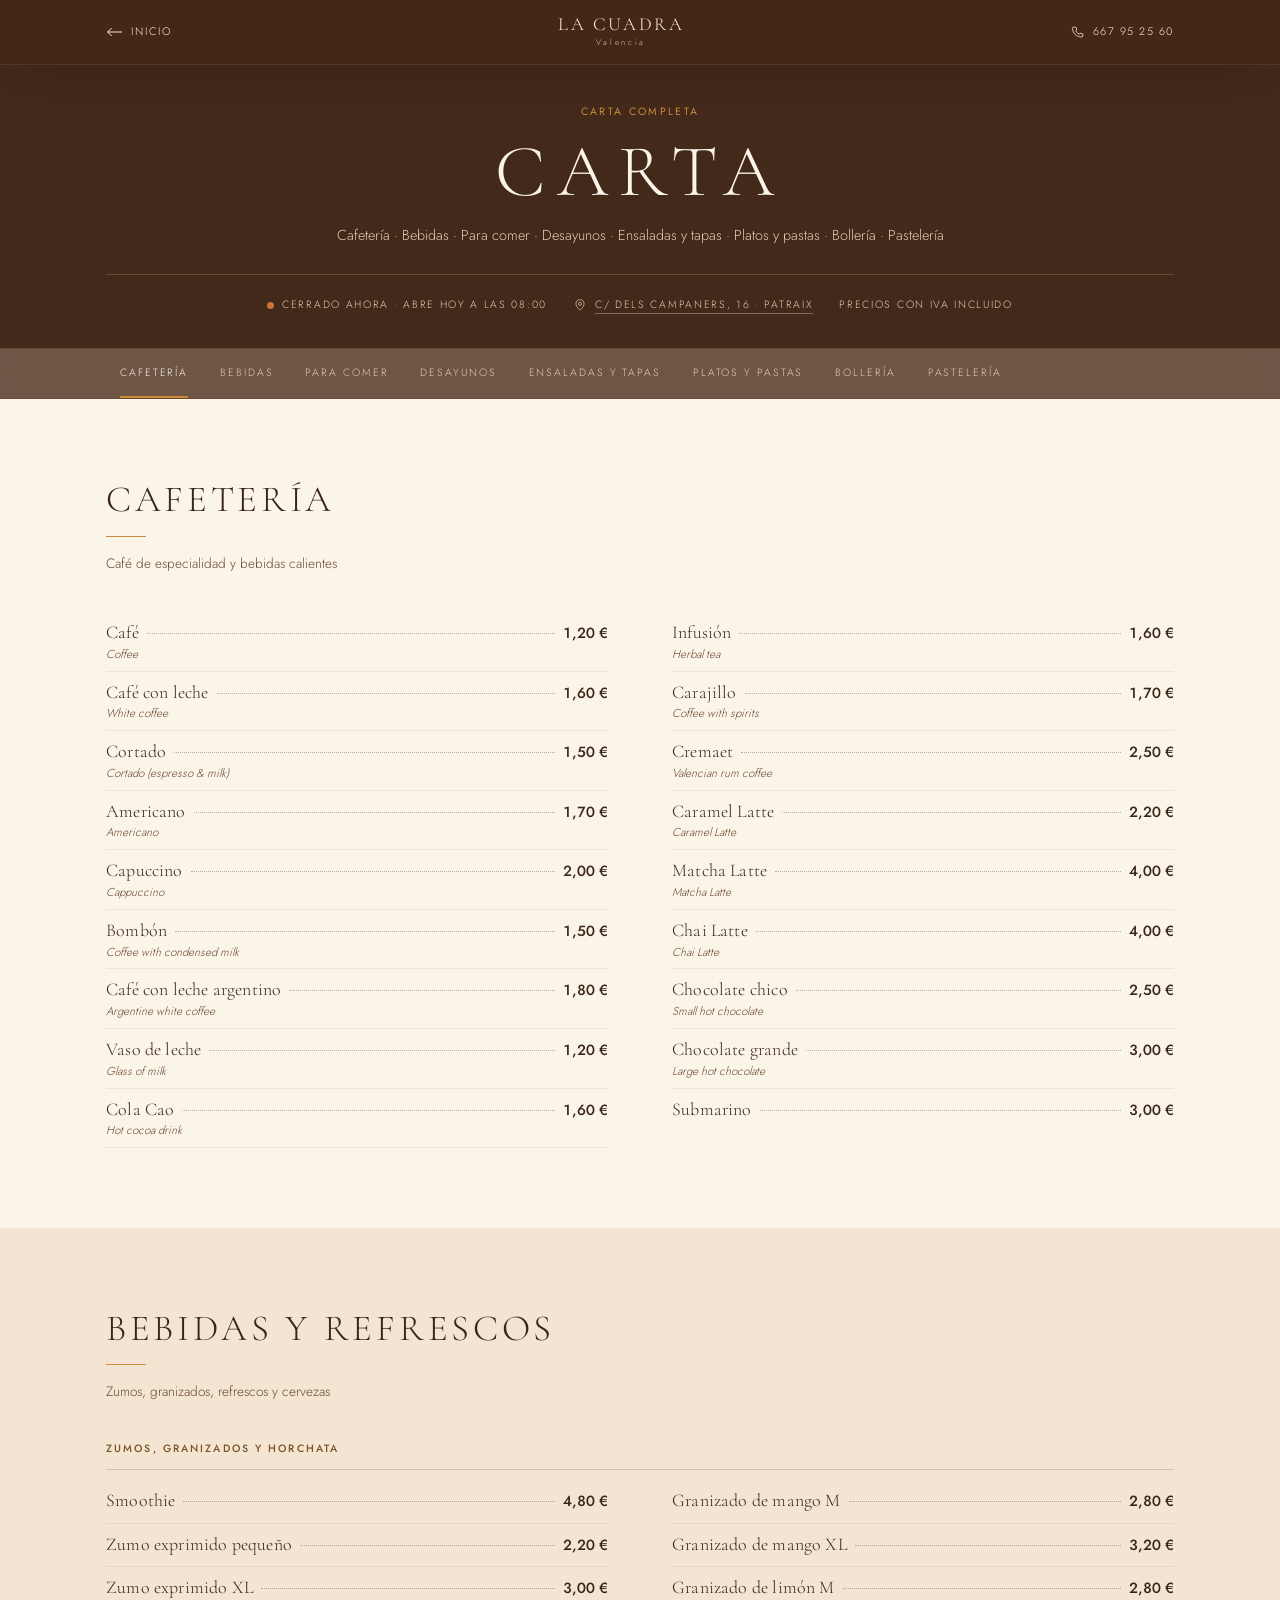
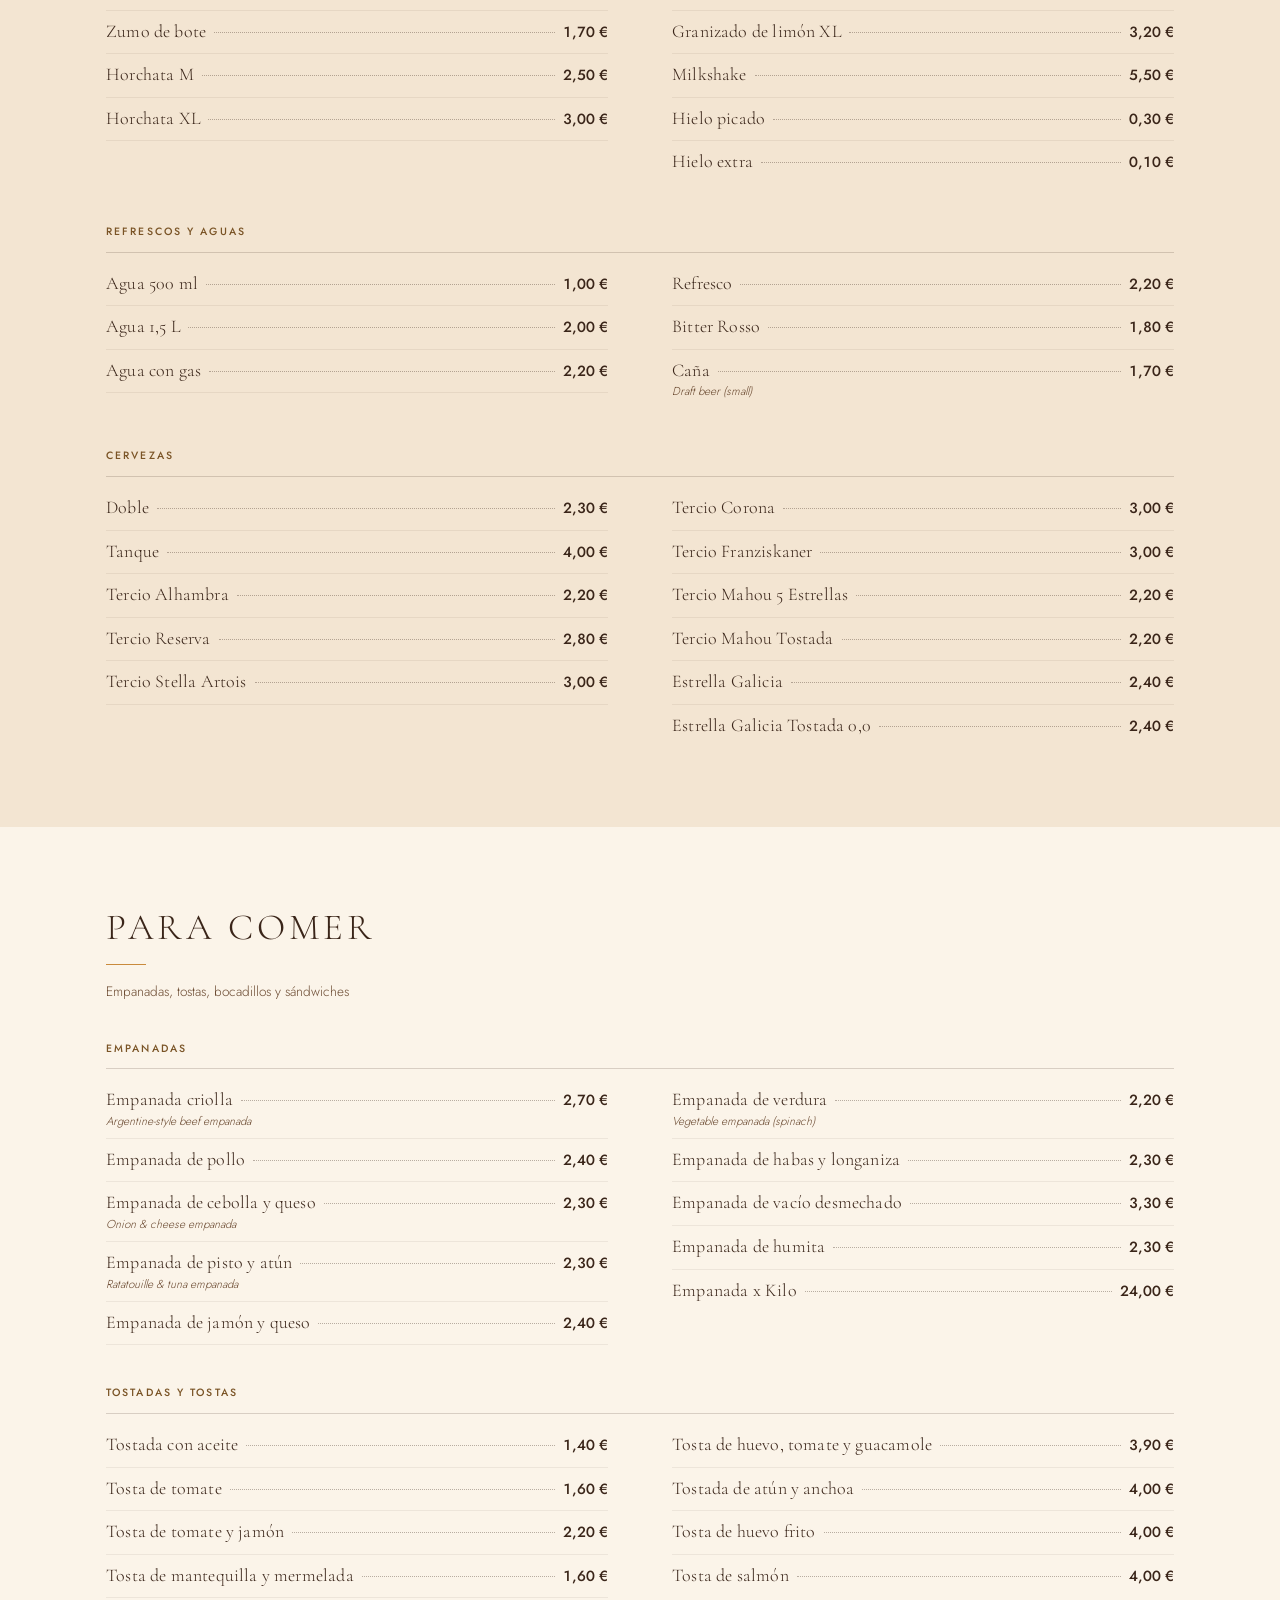
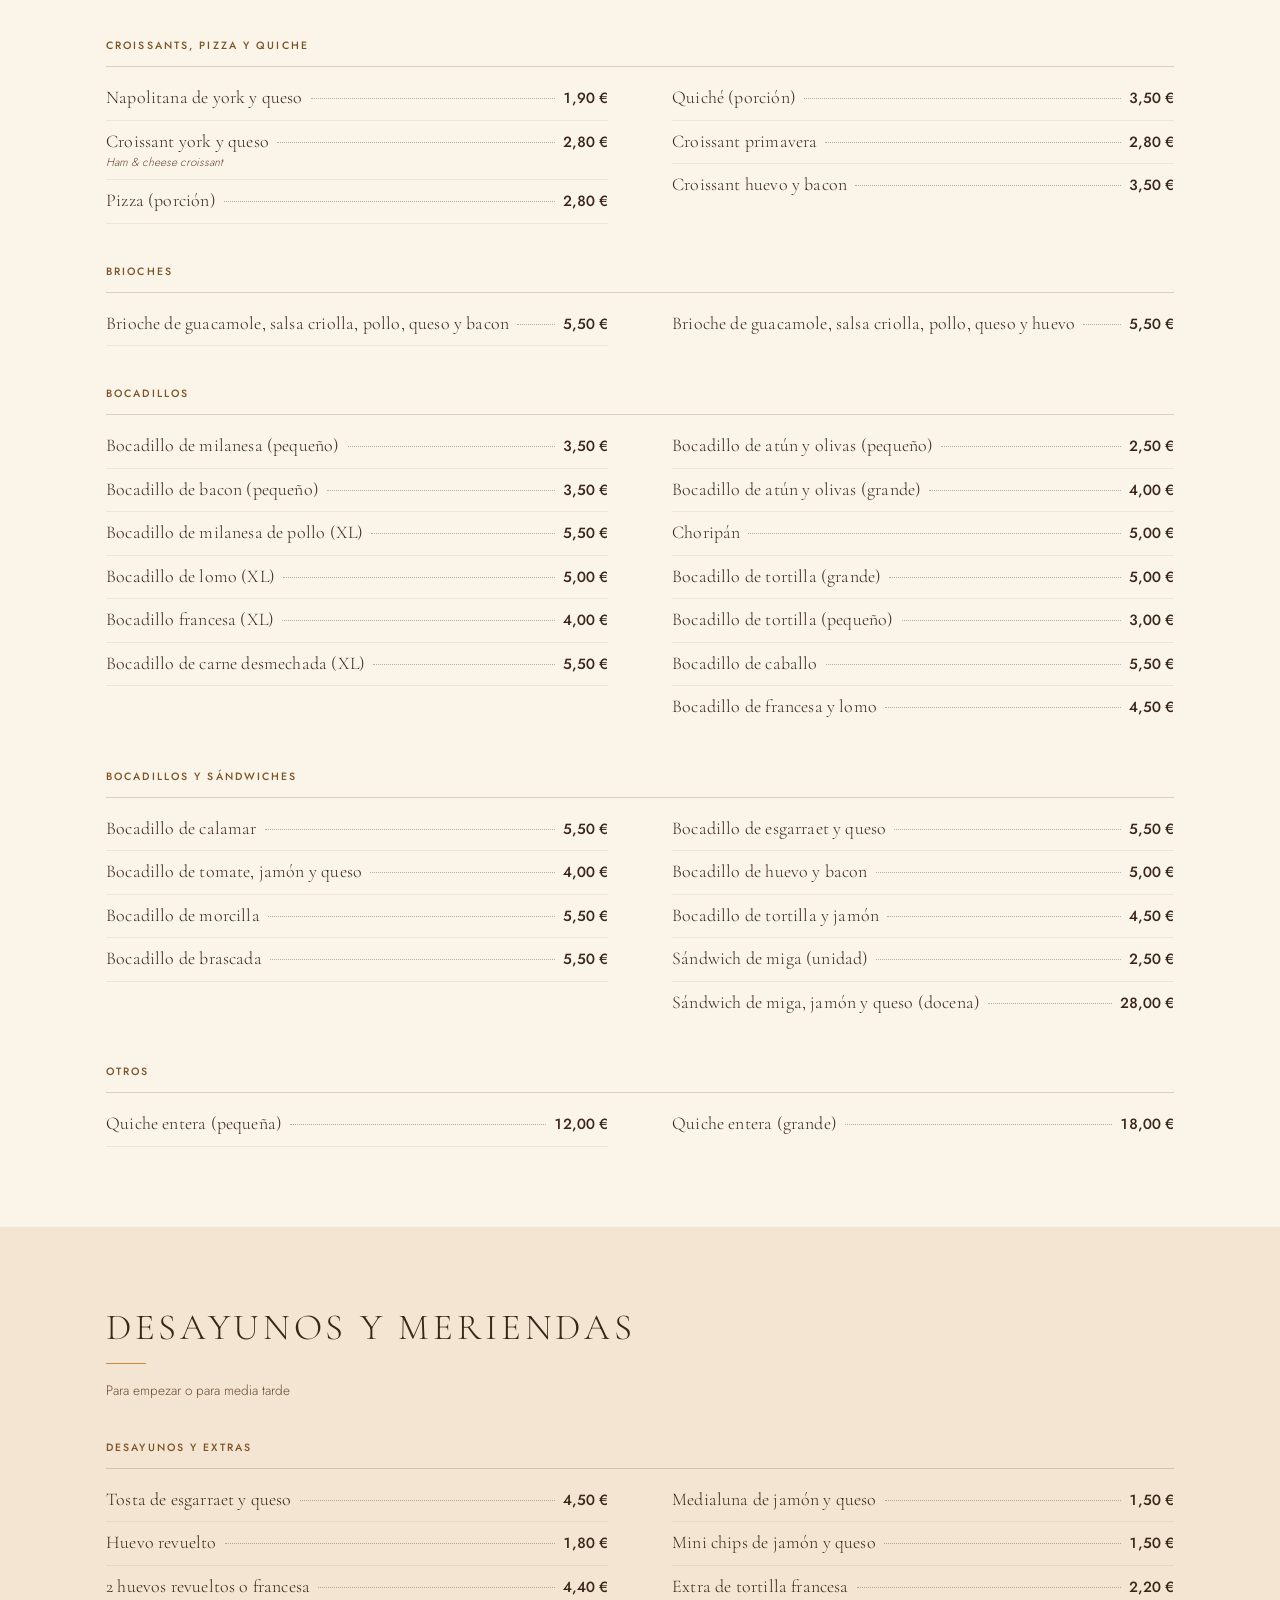
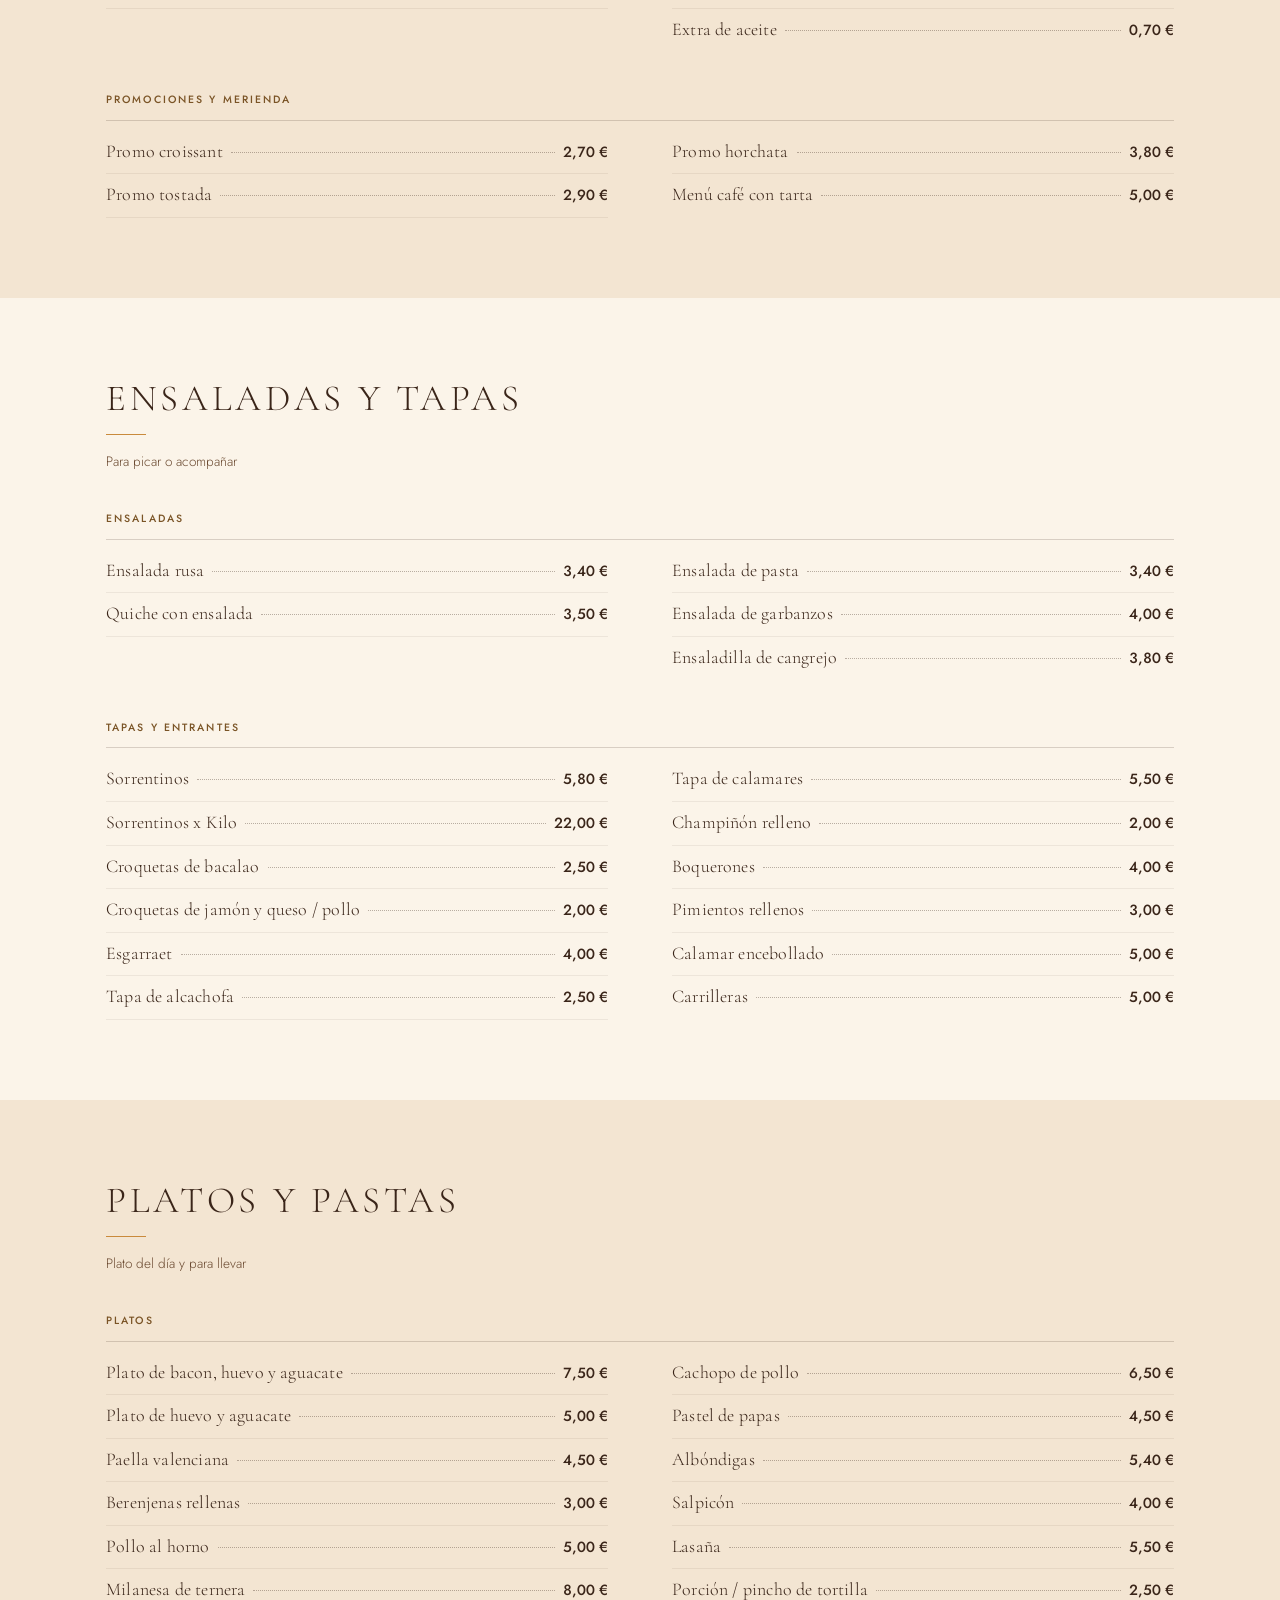
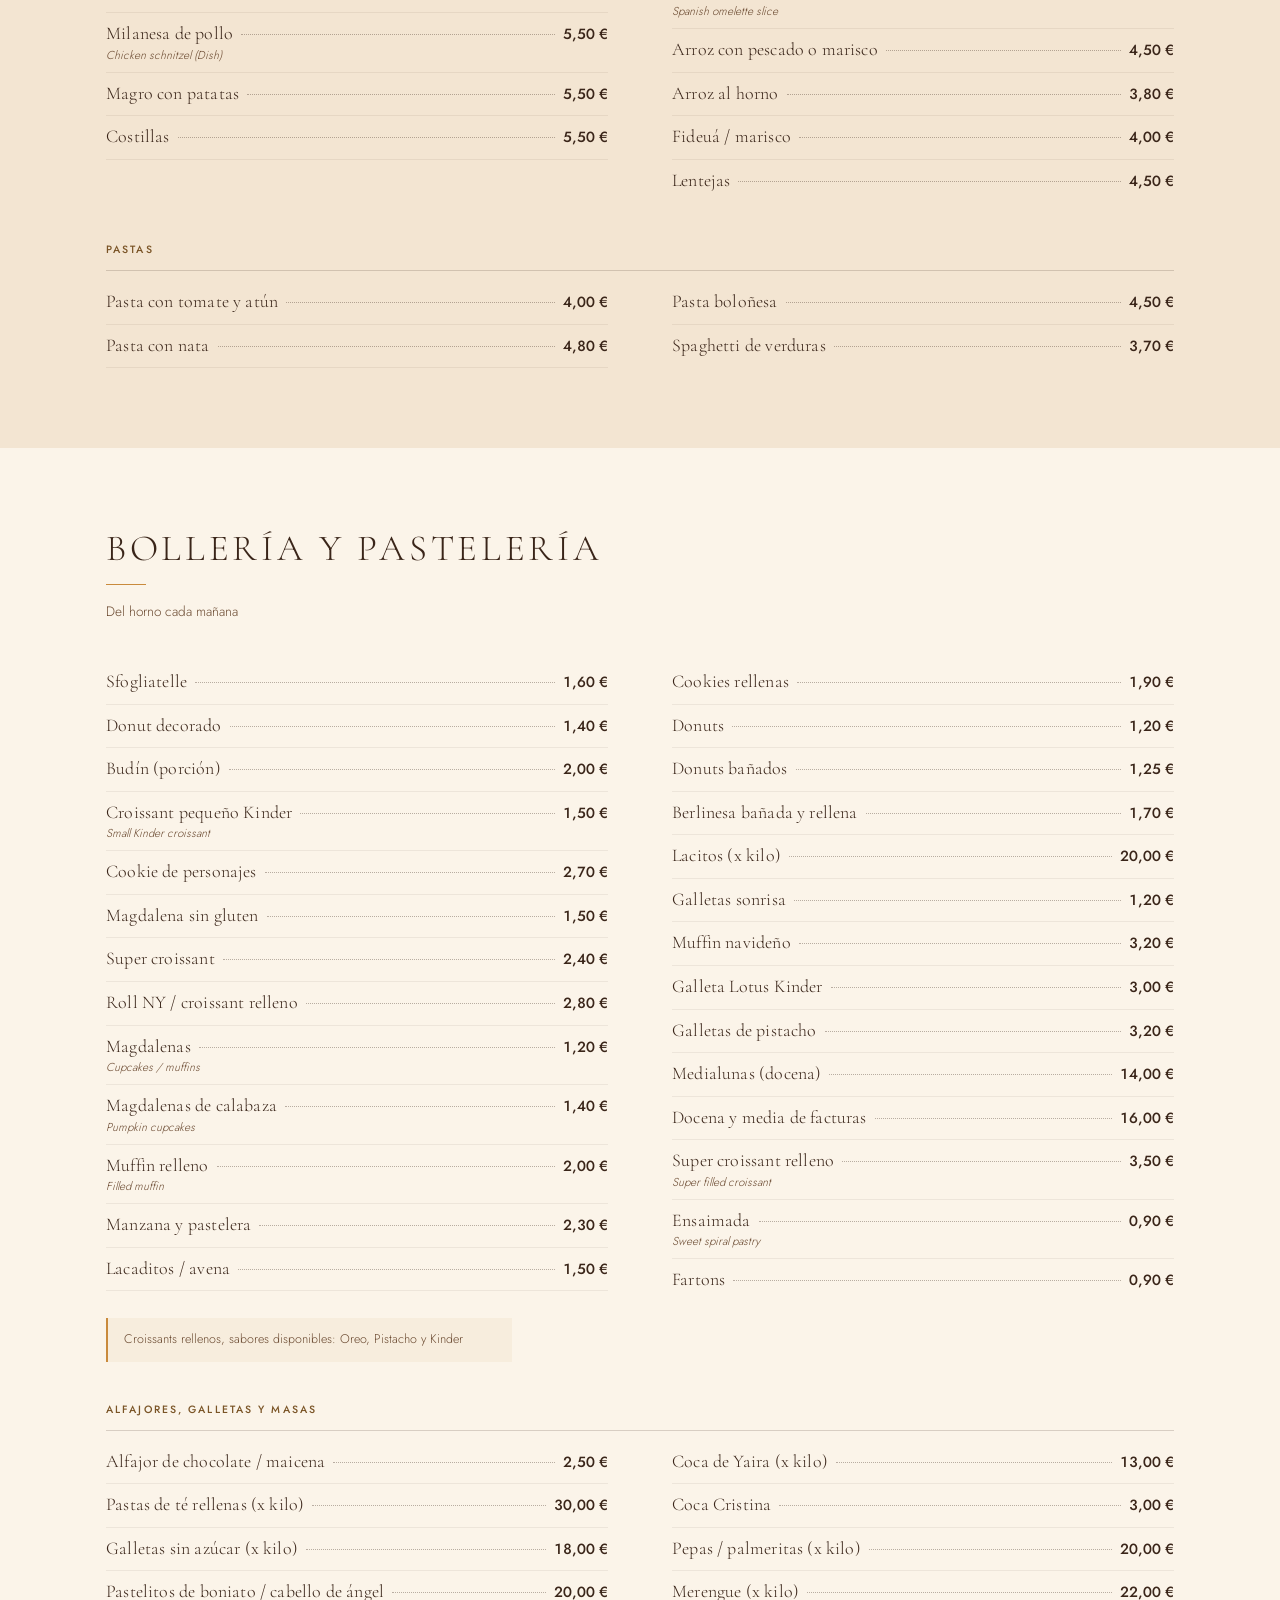
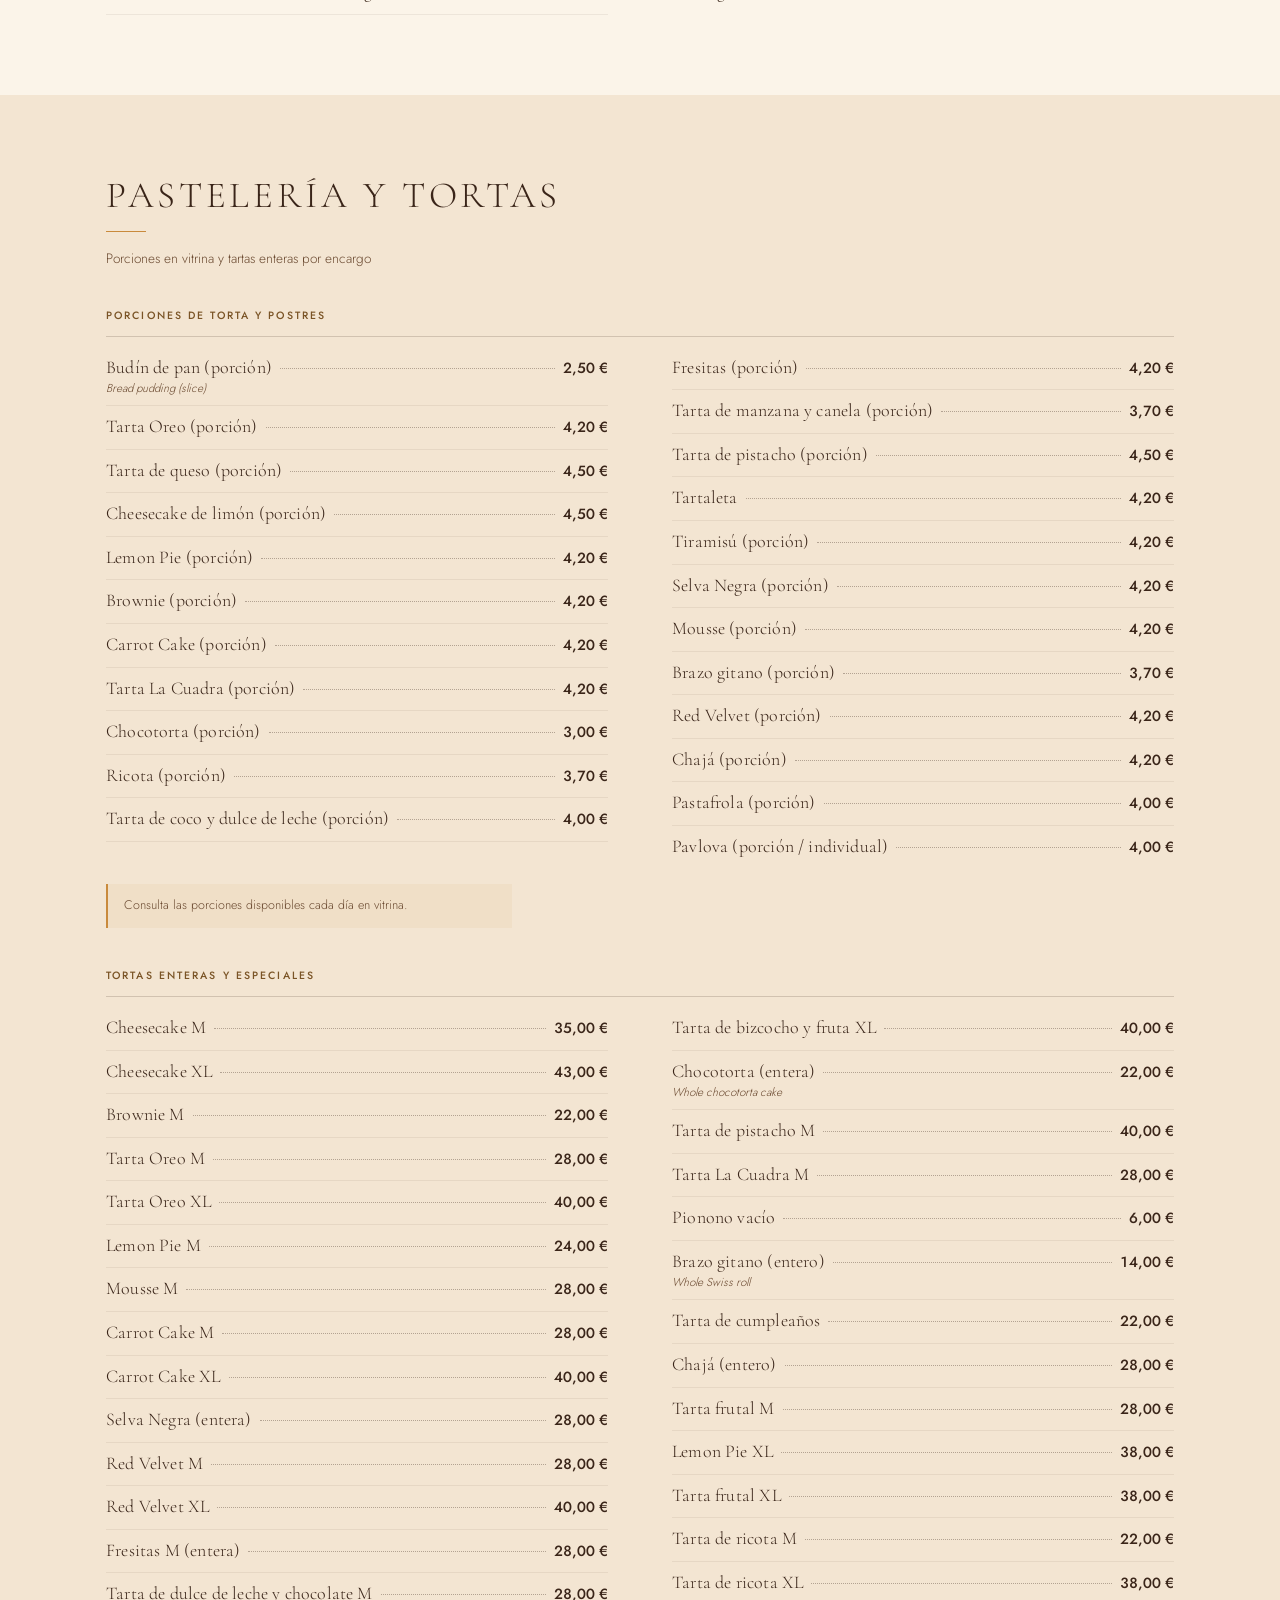
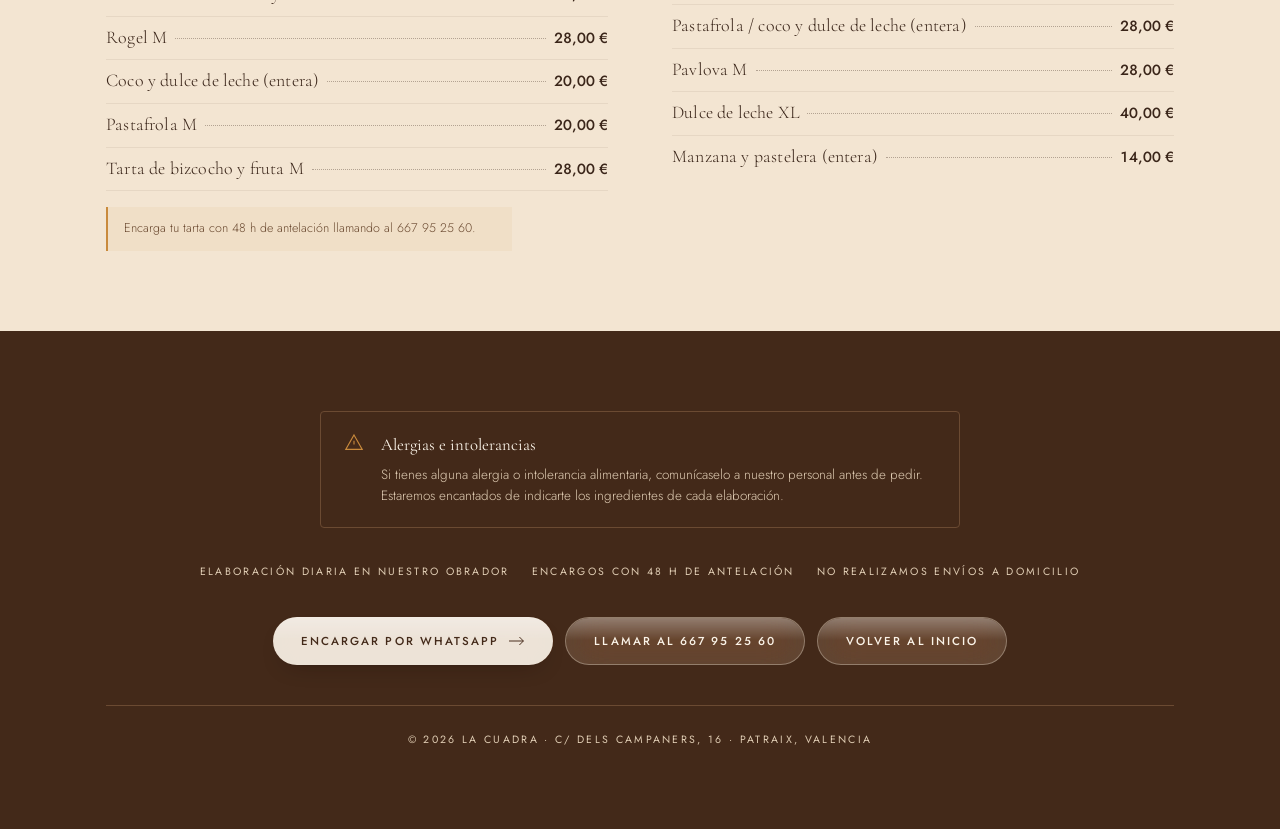
<file: carta.html>
<!DOCTYPE html>
<html lang="es">
<head>
<meta charset="utf-8">
<meta name="viewport" content="width=device-width, initial-scale=1">
<title>Carta · La Cuadra — Pastelería y cafetería argentina en Patraix, Valencia</title>
<meta name="description" content="Carta completa de La Cuadra: café de especialidad, bollería y pastelería argentina, bocadillos, empanadas, platos del día y bebidas. Precios con IVA incluido. C/ dels Campaners 16, Patraix.">
<link rel="canonical" href="https://lacuadravalencia.es/carta">
<meta name="theme-color" content="#432919">
<meta property="og:type" content="website">
<meta property="og:locale" content="es_ES">
<meta property="og:site_name" content="La Cuadra">
<meta property="og:title" content="Carta · La Cuadra, pastelería argentina en Valencia">
<meta property="og:description" content="Café, bollería, empanadas, bocadillos, platos del día y tartas artesanales. 242 productos con precio.">
<meta property="og:image" content="https://lacuadravalencia.es/img/og.jpg">
<meta name="twitter:card" content="summary_large_image">
<link rel="icon" href="data:image/svg+xml,%3Csvg xmlns='http://www.w3.org/2000/svg' viewBox='0 0 32 32'%3E%3Crect width='32' height='32' rx='4' fill='%23432919'/%3E%3Ctext x='16' y='23' font-family='Georgia,serif' font-size='19' fill='%23C98A3C' text-anchor='middle'%3ELC%3C/text%3E%3C/svg%3E">
<link rel="preload" as="font" type="font/woff2" href="fonts/CormorantGaramond-latin.woff2" crossorigin>
<link rel="preload" as="font" type="font/woff2" href="fonts/Jost-latin.woff2" crossorigin>
<link rel="stylesheet" href="fonts/fonts.css">
<style>
:root{
  --espresso:#432919; --espresso-soft:#4F3221; --espresso-line:#6B4A32;
  --cream:#FBF4E9; --sand:#F3E5D2;
  --on-dark:#FBF4E9; --on-dark-muted:#E0CDB4;
  --on-light:#3A2519; --on-light-muted:#6B4A31; --ocre:#7A5426;
  --gold:#C98A3C; --success:#6FBF8F;
  --r-sm:2px; --r-md:4px; --r-pill:999px;
  --mx:20px; --gap:56px; --maxw:1180px;
  --ease-out:cubic-bezier(.22,1,.36,1);
  --ease-spring:cubic-bezier(.34,1.56,.64,1);
  --ease-spring-soft:cubic-bezier(.16,1.24,.38,1);
  --serif:'Cormorant Garamond',Georgia,'Times New Roman',serif;
  --sans:'Jost',-apple-system,BlinkMacSystemFont,'Segoe UI',Helvetica,Arial,sans-serif;
}
@media (min-width:900px){ :root{ --mx:56px; --gap:80px; } }
*,*::before,*::after{ box-sizing:border-box; }
html{ scroll-behavior:smooth; scroll-padding-top:128px; -webkit-text-size-adjust:100%; }
@media (prefers-reduced-motion:reduce){
  html{ scroll-behavior:auto; }
  .datos .dot{ animation:none; }
  .back svg,.tel svg,.btn,.btn::after,.catnav a,.catnav a::after{ transition:none; }
  .back:hover svg,.tel:hover svg{ translate:none; scale:none; }
  .btn:hover,.btn:active{ translate:none; scale:none; }
}
body{ margin:0; background:var(--cream); color:var(--on-light);
  font-family:var(--sans); font-weight:300; font-size:.95rem; line-height:1.6;
  -webkit-font-smoothing:antialiased; }
h1,h2,h3{ font-family:var(--serif); font-weight:400; margin:0; }
p{ margin:0; } ul{ margin:0; padding:0; list-style:none; }
a{ color:inherit; }
button{ font:inherit; color:inherit; background:none; border:0; cursor:pointer; }
[hidden]{ display:none !important; }
a,button{ -webkit-tap-highlight-color:transparent; touch-action:manipulation; }
:focus-visible{ outline:2px solid var(--gold); outline-offset:3px; border-radius:var(--r-sm); }
.skip{ position:absolute; left:-9999px; top:0; z-index:200; background:var(--espresso); color:var(--on-dark); padding:12px 20px; }
.skip:focus{ left:12px; top:12px; }
.wrap{ width:100%; max-width:var(--maxw); margin-inline:auto; padding-inline:var(--mx); }
.cream{ background:var(--cream); } .sand{ background:var(--sand); }
.micro{ font-size:.66rem; font-weight:400; text-transform:uppercase; letter-spacing:.22em; }
.rule{ width:40px; height:1px; background:var(--gold); border:0; margin:14px 0 0; }

/* ── cabecera ── */
.hdr{
  position:fixed; inset:0 0 auto 0; z-index:100; color:var(--on-dark);
  background:rgba(67,41,25,.72);
  -webkit-backdrop-filter:blur(22px) saturate(160%); backdrop-filter:blur(22px) saturate(160%);
  box-shadow:0 1px 0 rgba(251,244,233,.08), 0 16px 40px -26px rgba(10,5,2,.6);
}
.hdr-in{ display:flex; align-items:center; justify-content:space-between; gap:12px; height:64px; }
.back{ display:inline-flex; align-items:center; gap:9px; text-decoration:none;
  font-size:.68rem; text-transform:uppercase; letter-spacing:.18em; min-height:44px; }
.back svg{ width:16px; height:10px; transition:translate .35s var(--ease-spring); }
.back:hover{ color:var(--gold); }
.back:hover svg{ translate:-3px 0; }
.mark{ text-align:center; text-decoration:none; }
.mark b{ display:block; font-family:var(--serif); font-weight:300; font-size:1.15rem;
  text-transform:uppercase; letter-spacing:.14em; line-height:1; }
.mark span{ display:block; font-size:.5rem; letter-spacing:.34em; color:var(--on-dark-muted); margin-top:3px; }
.tel{ display:inline-flex; align-items:center; gap:8px; text-decoration:none;
  font-size:.68rem; letter-spacing:.14em; min-height:44px; }
.tel svg{ width:15px; height:15px; transition:scale .35s var(--ease-spring); }
.tel span{ display:none; }
@media (min-width:720px){ .tel span{ display:inline; } }
.tel:hover{ color:var(--gold); }
.tel:hover svg{ scale:1.12; }

/* ── portada ── */
.portada{ background:var(--espresso); color:var(--on-dark); padding:104px 0 34px; text-align:center; }
.portada .micro{ color:var(--gold); }
.portada h1{ font-weight:300; text-transform:uppercase; letter-spacing:.14em;
  font-size:clamp(2.6rem,9vw,4.6rem); line-height:1; margin:14px 0 0; }
.portada .sub{ color:var(--on-dark-muted); margin-top:16px; font-size:.9rem; }
.datos{ display:flex; flex-wrap:wrap; justify-content:center; gap:10px 26px; margin-top:26px;
  padding-top:22px; border-top:1px solid var(--espresso-line); }
.datos li{ display:inline-flex; align-items:center; gap:8px; font-size:.66rem;
  text-transform:uppercase; letter-spacing:.16em; color:var(--on-dark-muted); }
.datos svg{ width:14px; height:14px; flex:none; }
.datos a{ text-decoration:none; border-bottom:1px solid rgba(224,205,180,.4); }
.datos .dot{ width:7px; height:7px; border-radius:50%; background:var(--success); flex:none; }
@media (prefers-reduced-motion:no-preference){
  .datos .dot{ animation:dotPulse 2.6s var(--ease-out) infinite; }
}
@keyframes dotPulse{
  0%,100%{ box-shadow:0 0 0 0 rgba(111,191,143,.55); }
  60%{ box-shadow:0 0 0 6px rgba(111,191,143,0); }
}

/* ── navegación de categorías ── */
.catnav{
  position:sticky; top:64px; z-index:90;
  background:rgba(79,50,33,.82);
  -webkit-backdrop-filter:blur(18px) saturate(160%); backdrop-filter:blur(18px) saturate(160%);
  border-top:1px solid var(--espresso-line); border-bottom:1px solid var(--espresso-line);
}
.catnav-in{ display:flex; gap:4px; overflow-x:auto; scrollbar-width:none;
  scroll-snap-type:x proximity; -webkit-overflow-scrolling:touch; }
.catnav-in::-webkit-scrollbar{ display:none; }
.catnav a{ flex:none; scroll-snap-align:center; position:relative; white-space:nowrap;
  padding:16px 14px; text-decoration:none; color:var(--on-dark-muted);
  font-size:.66rem; text-transform:uppercase; letter-spacing:.18em; transition:color .25s var(--ease-out); }
.catnav a::after{ content:''; position:absolute; left:14px; right:14px; bottom:0; height:2px;
  background:var(--gold); transform:scaleX(0); transition:transform .3s var(--ease-out); }
.catnav a:hover{ color:var(--on-dark); }
.catnav a[aria-current="true"]{ color:var(--on-dark); }
.catnav a[aria-current="true"]::after{ transform:scaleX(1); }

/* ── secciones ── */
.sec{ padding-block:var(--gap); }
.sec-h{ margin-bottom:38px; }
.sec-h h2{ text-transform:uppercase; letter-spacing:.10em; font-weight:300;
  font-size:clamp(1.6rem,3.4vw,2.3rem); line-height:1.15; }
.sec-h .bajada{ color:var(--on-light-muted); font-size:.85rem; margin-top:16px; }
.cols{ display:flow-root; }
.grupo{ margin-bottom:40px; }
.grupo:last-child{ margin-bottom:0; }
@media (min-width:880px){
  .lista{ columns:2; column-gap:64px; }
  .lista li{ break-inside:avoid; page-break-inside:avoid; }
  .nota{ max-width:58ch; }
}
.grupo h3{ font-family:var(--sans); font-weight:500; font-size:.66rem;
  text-transform:uppercase; letter-spacing:.2em; color:var(--ocre);
  padding-bottom:11px; margin-bottom:10px; border-bottom:1px solid rgba(58,37,25,.18); }
.lista li{ padding:9px 0; border-bottom:1px solid rgba(58,37,25,.07); }
.lista li:last-child{ border-bottom:0; }
.linea{ display:flex; align-items:baseline; gap:8px; }
.es{ font-family:var(--serif); font-size:1.12rem; line-height:1.3; letter-spacing:.01em; }
.en{ display:block; font-size:.72rem; font-style:italic; color:var(--on-light-muted);
  line-height:1.3; margin-top:1px; padding-right:56px; }
.dots{ flex:1 1 auto; min-width:14px; height:1px;
  border-bottom:1px dotted rgba(58,37,25,.34); transform:translateY(-4px); }
.pr{ flex:none; font-weight:500; font-size:.92rem; font-variant-numeric:tabular-nums;
  white-space:nowrap; }
.nota{ margin-top:16px; padding:12px 16px; border-left:2px solid var(--gold);
  background:rgba(201,138,60,.07); font-size:.78rem; color:var(--on-light-muted); }

/* ── pie ── */
.cierre{ background:var(--espresso); color:var(--on-dark); padding-block:var(--gap); }
.alergenos{ display:flex; gap:16px; align-items:flex-start; max-width:640px; margin:0 auto 36px;
  padding:20px 22px; border:1px solid var(--espresso-line); border-radius:var(--r-md); }
.alergenos svg{ width:22px; height:22px; flex:none; color:var(--gold); }
.alergenos p{ font-size:.84rem; color:var(--on-dark-muted); }
.alergenos b{ display:block; color:var(--on-dark); font-weight:400; font-family:var(--serif);
  font-size:1.05rem; margin-bottom:5px; }
.avisos{ display:flex; flex-wrap:wrap; justify-content:center; gap:8px 22px; margin-bottom:36px; }
.avisos li{ color:var(--on-dark-muted); }
.ctas{ display:flex; flex-wrap:wrap; justify-content:center; gap:12px; }
.btn{
  position:relative; overflow:hidden; isolation:isolate;
  display:inline-flex; align-items:center; justify-content:center; gap:10px;
  min-height:48px; padding:0 28px; border-radius:var(--r-pill);
  font-size:.72rem; font-weight:500; text-transform:uppercase; letter-spacing:.18em; text-decoration:none;
  -webkit-backdrop-filter:blur(20px) saturate(160%); backdrop-filter:blur(20px) saturate(160%);
  box-shadow:0 1px 1px rgba(0,0,0,.05), 0 10px 24px -14px rgba(20,10,4,.45);
  transition:translate .5s var(--ease-spring), scale .5s var(--ease-spring), box-shadow .35s var(--ease-out),
             background-color .3s var(--ease-out), color .3s var(--ease-out), border-color .3s var(--ease-out);
}
.btn::before{
  content:''; position:absolute; inset:0; border-radius:inherit; pointer-events:none;
  background:linear-gradient(180deg, rgba(255,255,255,.30) 0%, rgba(255,255,255,0) 48%);
  mix-blend-mode:overlay;
}
.btn::after{
  content:''; position:absolute; inset:0; border-radius:inherit; pointer-events:none;
  background:currentColor; opacity:0; transition:opacity .2s var(--ease-out);
}
.btn:active::after{ opacity:.14; }
.btn:active{ scale:.94; transition-duration:.16s; }
@media (hover:hover) and (pointer:fine){
  .btn:hover{ translate:0 -1px; box-shadow:0 1px 1px rgba(0,0,0,.06), 0 16px 32px -14px rgba(20,10,4,.5); }
}
.btn svg{ width:16px; height:16px; flex:none; }
.btn-cream{ background:rgba(251,244,233,.92); color:var(--espresso); }
.btn-cream:hover{ background:#fff; }
.btn-ghost{ background:rgba(251,244,233,.14); border:1px solid rgba(251,244,233,.32); color:var(--on-dark); box-shadow:none; }
.btn-ghost:hover{ border-color:rgba(251,244,233,.5); background:rgba(251,244,233,.22); }
.creditos{ text-align:center; margin-top:40px; padding-top:26px;
  border-top:1px solid var(--espresso-line); color:var(--on-dark-muted); }

/* ── botón flotante en móvil ── */
.fab{ position:fixed; left:16px; right:16px; bottom:16px; z-index:95;
  display:flex; justify-content:center; }
.fab .btn{
  width:100%; color:var(--cream);
  background:rgba(67,41,25,.82);
  -webkit-backdrop-filter:blur(24px) saturate(180%); backdrop-filter:blur(24px) saturate(180%);
  border:1px solid rgba(251,244,233,.14);
  box-shadow:0 18px 40px -14px rgba(10,5,2,.55), inset 0 1px 0 rgba(255,255,255,.1);
}
@media (min-width:880px){ .fab{ display:none; } }
@media (max-width:879px){ .cierre{ padding-bottom:110px; } }
@media print{
  .hdr,.catnav,.fab,.ctas{ display:none !important; }
  body,.sand,.cream{ background:#fff !important; color:#000 !important; }
  .portada,.cierre{ background:#fff !important; color:#000 !important; }
  .sec{ padding-block:24px; break-inside:auto; }
  .grupo{ break-inside:avoid; }
}
</style>
</head>
<body>
<a class="skip" href="#carta">Saltar a la carta</a>

<header class="hdr">
  <div class="wrap hdr-in">
    <a class="back" href="/">
      <svg viewBox="0 0 20 12" fill="none" stroke="currentColor" stroke-width="1.2" aria-hidden="true"><path d="M20 6H2M7 1L2 6l5 5"/></svg>
      <span>Inicio</span>
    </a>
    <a class="mark" href="/"><b>La Cuadra</b><span>Valencia</span></a>
    <a class="tel" href="tel:+34667952560">
      <svg viewBox="0 0 24 24" fill="none" stroke="currentColor" stroke-width="1.2" aria-hidden="true"><path d="M6.5 3.5h3l1.6 4-2 1.4a12 12 0 0 0 6 6l1.4-2 4 1.6v3c0 1-.8 1.8-1.8 1.7C10.6 19.5 4.5 13.4 3.8 5.3 3.7 4.3 4.5 3.5 5.5 3.5Z"/></svg>
      <span>667 95 25 60</span>
    </a>
  </div>
</header>

<div class="portada">
  <div class="wrap">
    <p class="micro">Carta completa</p>
    <h1>Carta</h1>
    <p class="sub">Cafetería · Bebidas · Para comer · Desayunos · Ensaladas y tapas · Platos y pastas · Bollería · Pastelería</p>
    <ul class="datos">
      <li><span class="dot" id="dot"></span><span id="estado">Consulta nuestros horarios</span></li>
      <li>
        <svg viewBox="0 0 24 24" fill="none" stroke="currentColor" stroke-width="1.2" aria-hidden="true"><path d="M12 21s7-6.2 7-11a7 7 0 1 0-14 0c0 4.8 7 11 7 11Z"/><circle cx="12" cy="10" r="2.6"/></svg>
        <a href="https://www.google.com/maps/search/?api=1&amp;query=Calle+dels+Campaners+16+Valencia" target="_blank" rel="noopener">C/ dels Campaners, 16 · Patraix</a>
      </li>
      <li>Precios con IVA incluido</li>
    </ul>
  </div>
</div>

<nav class="catnav" aria-label="Categorías de la carta">
  <div class="wrap catnav-in"><a href="#cafeteria" data-nav="cafeteria">Cafetería</a><a href="#bebidas" data-nav="bebidas">Bebidas</a><a href="#bocadillos" data-nav="bocadillos">Para comer</a><a href="#desayunos" data-nav="desayunos">Desayunos</a><a href="#ensaladas" data-nav="ensaladas">Ensaladas y tapas</a><a href="#platos" data-nav="platos">Platos y pastas</a><a href="#bolleria" data-nav="bolleria">Bollería</a><a href="#pasteleria" data-nav="pasteleria">Pastelería</a></div>
</nav>

<main id="carta">
<section class="sec cream" id="cafeteria" aria-labelledby="h-cafeteria">
  <div class="wrap">
    <header class="sec-h">
      <h2 id="h-cafeteria">Cafetería</h2>
      <hr class="rule">
      <p class="bajada">Café de especialidad y bebidas calientes</p>
    </header>
    <div class="cols"><div class="grupo"><ul class="lista"><li><span class="linea"><span class="es">Café</span><span class="dots" aria-hidden="true"></span><span class="pr">1,20 €</span></span><span class="en">Coffee</span></li><li><span class="linea"><span class="es">Café con leche</span><span class="dots" aria-hidden="true"></span><span class="pr">1,60 €</span></span><span class="en">White coffee</span></li><li><span class="linea"><span class="es">Cortado</span><span class="dots" aria-hidden="true"></span><span class="pr">1,50 €</span></span><span class="en">Cortado (espresso &amp; milk)</span></li><li><span class="linea"><span class="es">Americano</span><span class="dots" aria-hidden="true"></span><span class="pr">1,70 €</span></span><span class="en">Americano</span></li><li><span class="linea"><span class="es">Capuccino</span><span class="dots" aria-hidden="true"></span><span class="pr">2,00 €</span></span><span class="en">Cappuccino</span></li><li><span class="linea"><span class="es">Bombón</span><span class="dots" aria-hidden="true"></span><span class="pr">1,50 €</span></span><span class="en">Coffee with condensed milk</span></li><li><span class="linea"><span class="es">Café con leche argentino</span><span class="dots" aria-hidden="true"></span><span class="pr">1,80 €</span></span><span class="en">Argentine white coffee</span></li><li><span class="linea"><span class="es">Vaso de leche</span><span class="dots" aria-hidden="true"></span><span class="pr">1,20 €</span></span><span class="en">Glass of milk</span></li><li><span class="linea"><span class="es">Cola Cao</span><span class="dots" aria-hidden="true"></span><span class="pr">1,60 €</span></span><span class="en">Hot cocoa drink</span></li><li><span class="linea"><span class="es">Infusión</span><span class="dots" aria-hidden="true"></span><span class="pr">1,60 €</span></span><span class="en">Herbal tea</span></li><li><span class="linea"><span class="es">Carajillo</span><span class="dots" aria-hidden="true"></span><span class="pr">1,70 €</span></span><span class="en">Coffee with spirits</span></li><li><span class="linea"><span class="es">Cremaet</span><span class="dots" aria-hidden="true"></span><span class="pr">2,50 €</span></span><span class="en">Valencian rum coffee</span></li><li><span class="linea"><span class="es">Caramel Latte</span><span class="dots" aria-hidden="true"></span><span class="pr">2,20 €</span></span><span class="en">Caramel Latte</span></li><li><span class="linea"><span class="es">Matcha Latte</span><span class="dots" aria-hidden="true"></span><span class="pr">4,00 €</span></span><span class="en">Matcha Latte</span></li><li><span class="linea"><span class="es">Chai Latte</span><span class="dots" aria-hidden="true"></span><span class="pr">4,00 €</span></span><span class="en">Chai Latte</span></li><li><span class="linea"><span class="es">Chocolate chico</span><span class="dots" aria-hidden="true"></span><span class="pr">2,50 €</span></span><span class="en">Small hot chocolate</span></li><li><span class="linea"><span class="es">Chocolate grande</span><span class="dots" aria-hidden="true"></span><span class="pr">3,00 €</span></span><span class="en">Large hot chocolate</span></li><li><span class="linea"><span class="es">Submarino</span><span class="dots" aria-hidden="true"></span><span class="pr">3,00 €</span></span></li></ul></div></div>
  </div>
</section><section class="sec sand" id="bebidas" aria-labelledby="h-bebidas">
  <div class="wrap">
    <header class="sec-h">
      <h2 id="h-bebidas">Bebidas y refrescos</h2>
      <hr class="rule">
      <p class="bajada">Zumos, granizados, refrescos y cervezas</p>
    </header>
    <div class="cols"><div class="grupo"><h3>Zumos, granizados y horchata</h3><ul class="lista"><li><span class="linea"><span class="es">Smoothie</span><span class="dots" aria-hidden="true"></span><span class="pr">4,80 €</span></span></li><li><span class="linea"><span class="es">Zumo exprimido pequeño</span><span class="dots" aria-hidden="true"></span><span class="pr">2,20 €</span></span></li><li><span class="linea"><span class="es">Zumo exprimido XL</span><span class="dots" aria-hidden="true"></span><span class="pr">3,00 €</span></span></li><li><span class="linea"><span class="es">Zumo de bote</span><span class="dots" aria-hidden="true"></span><span class="pr">1,70 €</span></span></li><li><span class="linea"><span class="es">Horchata M</span><span class="dots" aria-hidden="true"></span><span class="pr">2,50 €</span></span></li><li><span class="linea"><span class="es">Horchata XL</span><span class="dots" aria-hidden="true"></span><span class="pr">3,00 €</span></span></li><li><span class="linea"><span class="es">Granizado de mango M</span><span class="dots" aria-hidden="true"></span><span class="pr">2,80 €</span></span></li><li><span class="linea"><span class="es">Granizado de mango XL</span><span class="dots" aria-hidden="true"></span><span class="pr">3,20 €</span></span></li><li><span class="linea"><span class="es">Granizado de limón M</span><span class="dots" aria-hidden="true"></span><span class="pr">2,80 €</span></span></li><li><span class="linea"><span class="es">Granizado de limón XL</span><span class="dots" aria-hidden="true"></span><span class="pr">3,20 €</span></span></li><li><span class="linea"><span class="es">Milkshake</span><span class="dots" aria-hidden="true"></span><span class="pr">5,50 €</span></span></li><li><span class="linea"><span class="es">Hielo picado</span><span class="dots" aria-hidden="true"></span><span class="pr">0,30 €</span></span></li><li><span class="linea"><span class="es">Hielo extra</span><span class="dots" aria-hidden="true"></span><span class="pr">0,10 €</span></span></li></ul></div><div class="grupo"><h3>Refrescos y aguas</h3><ul class="lista"><li><span class="linea"><span class="es">Agua 500 ml</span><span class="dots" aria-hidden="true"></span><span class="pr">1,00 €</span></span></li><li><span class="linea"><span class="es">Agua 1,5 L</span><span class="dots" aria-hidden="true"></span><span class="pr">2,00 €</span></span></li><li><span class="linea"><span class="es">Agua con gas</span><span class="dots" aria-hidden="true"></span><span class="pr">2,20 €</span></span></li><li><span class="linea"><span class="es">Refresco</span><span class="dots" aria-hidden="true"></span><span class="pr">2,20 €</span></span></li><li><span class="linea"><span class="es">Bitter Rosso</span><span class="dots" aria-hidden="true"></span><span class="pr">1,80 €</span></span></li><li><span class="linea"><span class="es">Caña</span><span class="dots" aria-hidden="true"></span><span class="pr">1,70 €</span></span><span class="en">Draft beer (small)</span></li></ul></div><div class="grupo"><h3>Cervezas</h3><ul class="lista"><li><span class="linea"><span class="es">Doble</span><span class="dots" aria-hidden="true"></span><span class="pr">2,30 €</span></span></li><li><span class="linea"><span class="es">Tanque</span><span class="dots" aria-hidden="true"></span><span class="pr">4,00 €</span></span></li><li><span class="linea"><span class="es">Tercio Alhambra</span><span class="dots" aria-hidden="true"></span><span class="pr">2,20 €</span></span></li><li><span class="linea"><span class="es">Tercio Reserva</span><span class="dots" aria-hidden="true"></span><span class="pr">2,80 €</span></span></li><li><span class="linea"><span class="es">Tercio Stella Artois</span><span class="dots" aria-hidden="true"></span><span class="pr">3,00 €</span></span></li><li><span class="linea"><span class="es">Tercio Corona</span><span class="dots" aria-hidden="true"></span><span class="pr">3,00 €</span></span></li><li><span class="linea"><span class="es">Tercio Franziskaner</span><span class="dots" aria-hidden="true"></span><span class="pr">3,00 €</span></span></li><li><span class="linea"><span class="es">Tercio Mahou 5 Estrellas</span><span class="dots" aria-hidden="true"></span><span class="pr">2,20 €</span></span></li><li><span class="linea"><span class="es">Tercio Mahou Tostada</span><span class="dots" aria-hidden="true"></span><span class="pr">2,20 €</span></span></li><li><span class="linea"><span class="es">Estrella Galicia</span><span class="dots" aria-hidden="true"></span><span class="pr">2,40 €</span></span></li><li><span class="linea"><span class="es">Estrella Galicia Tostada 0,0</span><span class="dots" aria-hidden="true"></span><span class="pr">2,40 €</span></span></li></ul></div></div>
  </div>
</section><section class="sec cream" id="bocadillos" aria-labelledby="h-bocadillos">
  <div class="wrap">
    <header class="sec-h">
      <h2 id="h-bocadillos">Para comer</h2>
      <hr class="rule">
      <p class="bajada">Empanadas, tostas, bocadillos y sándwiches</p>
    </header>
    <div class="cols"><div class="grupo"><h3>Empanadas</h3><ul class="lista"><li><span class="linea"><span class="es">Empanada criolla</span><span class="dots" aria-hidden="true"></span><span class="pr">2,70 €</span></span><span class="en">Argentine-style beef empanada</span></li><li><span class="linea"><span class="es">Empanada de pollo</span><span class="dots" aria-hidden="true"></span><span class="pr">2,40 €</span></span></li><li><span class="linea"><span class="es">Empanada de cebolla y queso</span><span class="dots" aria-hidden="true"></span><span class="pr">2,30 €</span></span><span class="en">Onion &amp; cheese empanada</span></li><li><span class="linea"><span class="es">Empanada de pisto y atún</span><span class="dots" aria-hidden="true"></span><span class="pr">2,30 €</span></span><span class="en">Ratatouille &amp; tuna empanada</span></li><li><span class="linea"><span class="es">Empanada de jamón y queso</span><span class="dots" aria-hidden="true"></span><span class="pr">2,40 €</span></span></li><li><span class="linea"><span class="es">Empanada de verdura</span><span class="dots" aria-hidden="true"></span><span class="pr">2,20 €</span></span><span class="en">Vegetable empanada (spinach)</span></li><li><span class="linea"><span class="es">Empanada de habas y longaniza</span><span class="dots" aria-hidden="true"></span><span class="pr">2,30 €</span></span></li><li><span class="linea"><span class="es">Empanada de vacío desmechado</span><span class="dots" aria-hidden="true"></span><span class="pr">3,30 €</span></span></li><li><span class="linea"><span class="es">Empanada de humita</span><span class="dots" aria-hidden="true"></span><span class="pr">2,30 €</span></span></li><li><span class="linea"><span class="es">Empanada x Kilo</span><span class="dots" aria-hidden="true"></span><span class="pr">24,00 €</span></span></li></ul></div><div class="grupo"><h3>Tostadas y tostas</h3><ul class="lista"><li><span class="linea"><span class="es">Tostada con aceite</span><span class="dots" aria-hidden="true"></span><span class="pr">1,40 €</span></span></li><li><span class="linea"><span class="es">Tosta de tomate</span><span class="dots" aria-hidden="true"></span><span class="pr">1,60 €</span></span></li><li><span class="linea"><span class="es">Tosta de tomate y jamón</span><span class="dots" aria-hidden="true"></span><span class="pr">2,20 €</span></span></li><li><span class="linea"><span class="es">Tosta de mantequilla y mermelada</span><span class="dots" aria-hidden="true"></span><span class="pr">1,60 €</span></span></li><li><span class="linea"><span class="es">Tosta de huevo, tomate y guacamole</span><span class="dots" aria-hidden="true"></span><span class="pr">3,90 €</span></span></li><li><span class="linea"><span class="es">Tostada de atún y anchoa</span><span class="dots" aria-hidden="true"></span><span class="pr">4,00 €</span></span></li><li><span class="linea"><span class="es">Tosta de huevo frito</span><span class="dots" aria-hidden="true"></span><span class="pr">4,00 €</span></span></li><li><span class="linea"><span class="es">Tosta de salmón</span><span class="dots" aria-hidden="true"></span><span class="pr">4,00 €</span></span></li></ul></div><div class="grupo"><h3>Croissants, pizza y quiche</h3><ul class="lista"><li><span class="linea"><span class="es">Napolitana de york y queso</span><span class="dots" aria-hidden="true"></span><span class="pr">1,90 €</span></span></li><li><span class="linea"><span class="es">Croissant york y queso</span><span class="dots" aria-hidden="true"></span><span class="pr">2,80 €</span></span><span class="en">Ham &amp; cheese croissant</span></li><li><span class="linea"><span class="es">Pizza (porción)</span><span class="dots" aria-hidden="true"></span><span class="pr">2,80 €</span></span></li><li><span class="linea"><span class="es">Quiché (porción)</span><span class="dots" aria-hidden="true"></span><span class="pr">3,50 €</span></span></li><li><span class="linea"><span class="es">Croissant primavera</span><span class="dots" aria-hidden="true"></span><span class="pr">2,80 €</span></span></li><li><span class="linea"><span class="es">Croissant huevo y bacon</span><span class="dots" aria-hidden="true"></span><span class="pr">3,50 €</span></span></li></ul></div><div class="grupo"><h3>Brioches</h3><ul class="lista"><li><span class="linea"><span class="es">Brioche de guacamole, salsa criolla, pollo, queso y bacon</span><span class="dots" aria-hidden="true"></span><span class="pr">5,50 €</span></span></li><li><span class="linea"><span class="es">Brioche de guacamole, salsa criolla, pollo, queso y huevo</span><span class="dots" aria-hidden="true"></span><span class="pr">5,50 €</span></span></li></ul></div><div class="grupo"><h3>Bocadillos</h3><ul class="lista"><li><span class="linea"><span class="es">Bocadillo de milanesa (pequeño)</span><span class="dots" aria-hidden="true"></span><span class="pr">3,50 €</span></span></li><li><span class="linea"><span class="es">Bocadillo de bacon (pequeño)</span><span class="dots" aria-hidden="true"></span><span class="pr">3,50 €</span></span></li><li><span class="linea"><span class="es">Bocadillo de milanesa de pollo (XL)</span><span class="dots" aria-hidden="true"></span><span class="pr">5,50 €</span></span></li><li><span class="linea"><span class="es">Bocadillo de lomo (XL)</span><span class="dots" aria-hidden="true"></span><span class="pr">5,00 €</span></span></li><li><span class="linea"><span class="es">Bocadillo francesa (XL)</span><span class="dots" aria-hidden="true"></span><span class="pr">4,00 €</span></span></li><li><span class="linea"><span class="es">Bocadillo de carne desmechada (XL)</span><span class="dots" aria-hidden="true"></span><span class="pr">5,50 €</span></span></li><li><span class="linea"><span class="es">Bocadillo de atún y olivas (pequeño)</span><span class="dots" aria-hidden="true"></span><span class="pr">2,50 €</span></span></li><li><span class="linea"><span class="es">Bocadillo de atún y olivas (grande)</span><span class="dots" aria-hidden="true"></span><span class="pr">4,00 €</span></span></li><li><span class="linea"><span class="es">Choripán</span><span class="dots" aria-hidden="true"></span><span class="pr">5,00 €</span></span></li><li><span class="linea"><span class="es">Bocadillo de tortilla (grande)</span><span class="dots" aria-hidden="true"></span><span class="pr">5,00 €</span></span></li><li><span class="linea"><span class="es">Bocadillo de tortilla (pequeño)</span><span class="dots" aria-hidden="true"></span><span class="pr">3,00 €</span></span></li><li><span class="linea"><span class="es">Bocadillo de caballo</span><span class="dots" aria-hidden="true"></span><span class="pr">5,50 €</span></span></li><li><span class="linea"><span class="es">Bocadillo de francesa y lomo</span><span class="dots" aria-hidden="true"></span><span class="pr">4,50 €</span></span></li></ul></div><div class="grupo"><h3>Bocadillos y sándwiches</h3><ul class="lista"><li><span class="linea"><span class="es">Bocadillo de calamar</span><span class="dots" aria-hidden="true"></span><span class="pr">5,50 €</span></span></li><li><span class="linea"><span class="es">Bocadillo de tomate, jamón y queso</span><span class="dots" aria-hidden="true"></span><span class="pr">4,00 €</span></span></li><li><span class="linea"><span class="es">Bocadillo de morcilla</span><span class="dots" aria-hidden="true"></span><span class="pr">5,50 €</span></span></li><li><span class="linea"><span class="es">Bocadillo de brascada</span><span class="dots" aria-hidden="true"></span><span class="pr">5,50 €</span></span></li><li><span class="linea"><span class="es">Bocadillo de esgarraet y queso</span><span class="dots" aria-hidden="true"></span><span class="pr">5,50 €</span></span></li><li><span class="linea"><span class="es">Bocadillo de huevo y bacon</span><span class="dots" aria-hidden="true"></span><span class="pr">5,00 €</span></span></li><li><span class="linea"><span class="es">Bocadillo de tortilla y jamón</span><span class="dots" aria-hidden="true"></span><span class="pr">4,50 €</span></span></li><li><span class="linea"><span class="es">Sándwich de miga (unidad)</span><span class="dots" aria-hidden="true"></span><span class="pr">2,50 €</span></span></li><li><span class="linea"><span class="es">Sándwich de miga, jamón y queso (docena)</span><span class="dots" aria-hidden="true"></span><span class="pr">28,00 €</span></span></li></ul></div><div class="grupo"><h3>Otros</h3><ul class="lista"><li><span class="linea"><span class="es">Quiche entera (pequeña)</span><span class="dots" aria-hidden="true"></span><span class="pr">12,00 €</span></span></li><li><span class="linea"><span class="es">Quiche entera (grande)</span><span class="dots" aria-hidden="true"></span><span class="pr">18,00 €</span></span></li></ul></div></div>
  </div>
</section><section class="sec sand" id="desayunos" aria-labelledby="h-desayunos">
  <div class="wrap">
    <header class="sec-h">
      <h2 id="h-desayunos">Desayunos y meriendas</h2>
      <hr class="rule">
      <p class="bajada">Para empezar o para media tarde</p>
    </header>
    <div class="cols"><div class="grupo"><h3>Desayunos y extras</h3><ul class="lista"><li><span class="linea"><span class="es">Tosta de esgarraet y queso</span><span class="dots" aria-hidden="true"></span><span class="pr">4,50 €</span></span></li><li><span class="linea"><span class="es">Huevo revuelto</span><span class="dots" aria-hidden="true"></span><span class="pr">1,80 €</span></span></li><li><span class="linea"><span class="es">2 huevos revueltos o francesa</span><span class="dots" aria-hidden="true"></span><span class="pr">4,40 €</span></span></li><li><span class="linea"><span class="es">Medialuna de jamón y queso</span><span class="dots" aria-hidden="true"></span><span class="pr">1,50 €</span></span></li><li><span class="linea"><span class="es">Mini chips de jamón y queso</span><span class="dots" aria-hidden="true"></span><span class="pr">1,50 €</span></span></li><li><span class="linea"><span class="es">Extra de tortilla francesa</span><span class="dots" aria-hidden="true"></span><span class="pr">2,20 €</span></span></li><li><span class="linea"><span class="es">Extra de aceite</span><span class="dots" aria-hidden="true"></span><span class="pr">0,70 €</span></span></li></ul></div><div class="grupo"><h3>Promociones y merienda</h3><ul class="lista"><li><span class="linea"><span class="es">Promo croissant</span><span class="dots" aria-hidden="true"></span><span class="pr">2,70 €</span></span></li><li><span class="linea"><span class="es">Promo tostada</span><span class="dots" aria-hidden="true"></span><span class="pr">2,90 €</span></span></li><li><span class="linea"><span class="es">Promo horchata</span><span class="dots" aria-hidden="true"></span><span class="pr">3,80 €</span></span></li><li><span class="linea"><span class="es">Menú café con tarta</span><span class="dots" aria-hidden="true"></span><span class="pr">5,00 €</span></span></li></ul></div></div>
  </div>
</section><section class="sec cream" id="ensaladas" aria-labelledby="h-ensaladas">
  <div class="wrap">
    <header class="sec-h">
      <h2 id="h-ensaladas">Ensaladas y tapas</h2>
      <hr class="rule">
      <p class="bajada">Para picar o acompañar</p>
    </header>
    <div class="cols"><div class="grupo"><h3>Ensaladas</h3><ul class="lista"><li><span class="linea"><span class="es">Ensalada rusa</span><span class="dots" aria-hidden="true"></span><span class="pr">3,40 €</span></span></li><li><span class="linea"><span class="es">Quiche con ensalada</span><span class="dots" aria-hidden="true"></span><span class="pr">3,50 €</span></span></li><li><span class="linea"><span class="es">Ensalada de pasta</span><span class="dots" aria-hidden="true"></span><span class="pr">3,40 €</span></span></li><li><span class="linea"><span class="es">Ensalada de garbanzos</span><span class="dots" aria-hidden="true"></span><span class="pr">4,00 €</span></span></li><li><span class="linea"><span class="es">Ensaladilla de cangrejo</span><span class="dots" aria-hidden="true"></span><span class="pr">3,80 €</span></span></li></ul></div><div class="grupo"><h3>Tapas y entrantes</h3><ul class="lista"><li><span class="linea"><span class="es">Sorrentinos</span><span class="dots" aria-hidden="true"></span><span class="pr">5,80 €</span></span></li><li><span class="linea"><span class="es">Sorrentinos x Kilo</span><span class="dots" aria-hidden="true"></span><span class="pr">22,00 €</span></span></li><li><span class="linea"><span class="es">Croquetas de bacalao</span><span class="dots" aria-hidden="true"></span><span class="pr">2,50 €</span></span></li><li><span class="linea"><span class="es">Croquetas de jamón y queso / pollo</span><span class="dots" aria-hidden="true"></span><span class="pr">2,00 €</span></span></li><li><span class="linea"><span class="es">Esgarraet</span><span class="dots" aria-hidden="true"></span><span class="pr">4,00 €</span></span></li><li><span class="linea"><span class="es">Tapa de alcachofa</span><span class="dots" aria-hidden="true"></span><span class="pr">2,50 €</span></span></li><li><span class="linea"><span class="es">Tapa de calamares</span><span class="dots" aria-hidden="true"></span><span class="pr">5,50 €</span></span></li><li><span class="linea"><span class="es">Champiñón relleno</span><span class="dots" aria-hidden="true"></span><span class="pr">2,00 €</span></span></li><li><span class="linea"><span class="es">Boquerones</span><span class="dots" aria-hidden="true"></span><span class="pr">4,00 €</span></span></li><li><span class="linea"><span class="es">Pimientos rellenos</span><span class="dots" aria-hidden="true"></span><span class="pr">3,00 €</span></span></li><li><span class="linea"><span class="es">Calamar encebollado</span><span class="dots" aria-hidden="true"></span><span class="pr">5,00 €</span></span></li><li><span class="linea"><span class="es">Carrilleras</span><span class="dots" aria-hidden="true"></span><span class="pr">5,00 €</span></span></li></ul></div></div>
  </div>
</section><section class="sec sand" id="platos" aria-labelledby="h-platos">
  <div class="wrap">
    <header class="sec-h">
      <h2 id="h-platos">Platos y pastas</h2>
      <hr class="rule">
      <p class="bajada">Plato del día y para llevar</p>
    </header>
    <div class="cols"><div class="grupo"><h3>Platos</h3><ul class="lista"><li><span class="linea"><span class="es">Plato de bacon, huevo y aguacate</span><span class="dots" aria-hidden="true"></span><span class="pr">7,50 €</span></span></li><li><span class="linea"><span class="es">Plato de huevo y aguacate</span><span class="dots" aria-hidden="true"></span><span class="pr">5,00 €</span></span></li><li><span class="linea"><span class="es">Paella valenciana</span><span class="dots" aria-hidden="true"></span><span class="pr">4,50 €</span></span></li><li><span class="linea"><span class="es">Berenjenas rellenas</span><span class="dots" aria-hidden="true"></span><span class="pr">3,00 €</span></span></li><li><span class="linea"><span class="es">Pollo al horno</span><span class="dots" aria-hidden="true"></span><span class="pr">5,00 €</span></span></li><li><span class="linea"><span class="es">Milanesa de ternera</span><span class="dots" aria-hidden="true"></span><span class="pr">8,00 €</span></span></li><li><span class="linea"><span class="es">Milanesa de pollo</span><span class="dots" aria-hidden="true"></span><span class="pr">5,50 €</span></span><span class="en">Chicken schnitzel (Dish)</span></li><li><span class="linea"><span class="es">Magro con patatas</span><span class="dots" aria-hidden="true"></span><span class="pr">5,50 €</span></span></li><li><span class="linea"><span class="es">Costillas</span><span class="dots" aria-hidden="true"></span><span class="pr">5,50 €</span></span></li><li><span class="linea"><span class="es">Cachopo de pollo</span><span class="dots" aria-hidden="true"></span><span class="pr">6,50 €</span></span></li><li><span class="linea"><span class="es">Pastel de papas</span><span class="dots" aria-hidden="true"></span><span class="pr">4,50 €</span></span></li><li><span class="linea"><span class="es">Albóndigas</span><span class="dots" aria-hidden="true"></span><span class="pr">5,40 €</span></span></li><li><span class="linea"><span class="es">Salpicón</span><span class="dots" aria-hidden="true"></span><span class="pr">4,00 €</span></span></li><li><span class="linea"><span class="es">Lasaña</span><span class="dots" aria-hidden="true"></span><span class="pr">5,50 €</span></span></li><li><span class="linea"><span class="es">Porción / pincho de tortilla</span><span class="dots" aria-hidden="true"></span><span class="pr">2,50 €</span></span><span class="en">Spanish omelette slice</span></li><li><span class="linea"><span class="es">Arroz con pescado o marisco</span><span class="dots" aria-hidden="true"></span><span class="pr">4,50 €</span></span></li><li><span class="linea"><span class="es">Arroz al horno</span><span class="dots" aria-hidden="true"></span><span class="pr">3,80 €</span></span></li><li><span class="linea"><span class="es">Fideuá / marisco</span><span class="dots" aria-hidden="true"></span><span class="pr">4,00 €</span></span></li><li><span class="linea"><span class="es">Lentejas</span><span class="dots" aria-hidden="true"></span><span class="pr">4,50 €</span></span></li></ul></div><div class="grupo"><h3>Pastas</h3><ul class="lista"><li><span class="linea"><span class="es">Pasta con tomate y atún</span><span class="dots" aria-hidden="true"></span><span class="pr">4,00 €</span></span></li><li><span class="linea"><span class="es">Pasta con nata</span><span class="dots" aria-hidden="true"></span><span class="pr">4,80 €</span></span></li><li><span class="linea"><span class="es">Pasta boloñesa</span><span class="dots" aria-hidden="true"></span><span class="pr">4,50 €</span></span></li><li><span class="linea"><span class="es">Spaghetti de verduras</span><span class="dots" aria-hidden="true"></span><span class="pr">3,70 €</span></span></li></ul></div></div>
  </div>
</section><section class="sec cream" id="bolleria" aria-labelledby="h-bolleria">
  <div class="wrap">
    <header class="sec-h">
      <h2 id="h-bolleria">Bollería y pastelería</h2>
      <hr class="rule">
      <p class="bajada">Del horno cada mañana</p>
    </header>
    <div class="cols"><div class="grupo"><ul class="lista"><li><span class="linea"><span class="es">Sfogliatelle</span><span class="dots" aria-hidden="true"></span><span class="pr">1,60 €</span></span></li><li><span class="linea"><span class="es">Donut decorado</span><span class="dots" aria-hidden="true"></span><span class="pr">1,40 €</span></span></li><li><span class="linea"><span class="es">Budín (porción)</span><span class="dots" aria-hidden="true"></span><span class="pr">2,00 €</span></span></li><li><span class="linea"><span class="es">Croissant pequeño Kinder</span><span class="dots" aria-hidden="true"></span><span class="pr">1,50 €</span></span><span class="en">Small Kinder croissant</span></li><li><span class="linea"><span class="es">Cookie de personajes</span><span class="dots" aria-hidden="true"></span><span class="pr">2,70 €</span></span></li><li><span class="linea"><span class="es">Magdalena sin gluten</span><span class="dots" aria-hidden="true"></span><span class="pr">1,50 €</span></span></li><li><span class="linea"><span class="es">Super croissant</span><span class="dots" aria-hidden="true"></span><span class="pr">2,40 €</span></span></li><li><span class="linea"><span class="es">Roll NY / croissant relleno</span><span class="dots" aria-hidden="true"></span><span class="pr">2,80 €</span></span></li><li><span class="linea"><span class="es">Magdalenas</span><span class="dots" aria-hidden="true"></span><span class="pr">1,20 €</span></span><span class="en">Cupcakes / muffins</span></li><li><span class="linea"><span class="es">Magdalenas de calabaza</span><span class="dots" aria-hidden="true"></span><span class="pr">1,40 €</span></span><span class="en">Pumpkin cupcakes</span></li><li><span class="linea"><span class="es">Muffin relleno</span><span class="dots" aria-hidden="true"></span><span class="pr">2,00 €</span></span><span class="en">Filled muffin</span></li><li><span class="linea"><span class="es">Manzana y pastelera</span><span class="dots" aria-hidden="true"></span><span class="pr">2,30 €</span></span></li><li><span class="linea"><span class="es">Lacaditos / avena</span><span class="dots" aria-hidden="true"></span><span class="pr">1,50 €</span></span></li><li><span class="linea"><span class="es">Cookies rellenas</span><span class="dots" aria-hidden="true"></span><span class="pr">1,90 €</span></span></li><li><span class="linea"><span class="es">Donuts</span><span class="dots" aria-hidden="true"></span><span class="pr">1,20 €</span></span></li><li><span class="linea"><span class="es">Donuts bañados</span><span class="dots" aria-hidden="true"></span><span class="pr">1,25 €</span></span></li><li><span class="linea"><span class="es">Berlinesa bañada y rellena</span><span class="dots" aria-hidden="true"></span><span class="pr">1,70 €</span></span></li><li><span class="linea"><span class="es">Lacitos (x kilo)</span><span class="dots" aria-hidden="true"></span><span class="pr">20,00 €</span></span></li><li><span class="linea"><span class="es">Galletas sonrisa</span><span class="dots" aria-hidden="true"></span><span class="pr">1,20 €</span></span></li><li><span class="linea"><span class="es">Muffin navideño</span><span class="dots" aria-hidden="true"></span><span class="pr">3,20 €</span></span></li><li><span class="linea"><span class="es">Galleta Lotus Kinder</span><span class="dots" aria-hidden="true"></span><span class="pr">3,00 €</span></span></li><li><span class="linea"><span class="es">Galletas de pistacho</span><span class="dots" aria-hidden="true"></span><span class="pr">3,20 €</span></span></li><li><span class="linea"><span class="es">Medialunas (docena)</span><span class="dots" aria-hidden="true"></span><span class="pr">14,00 €</span></span></li><li><span class="linea"><span class="es">Docena y media de facturas</span><span class="dots" aria-hidden="true"></span><span class="pr">16,00 €</span></span></li><li><span class="linea"><span class="es">Super croissant relleno</span><span class="dots" aria-hidden="true"></span><span class="pr">3,50 €</span></span><span class="en">Super filled croissant</span></li><li><span class="linea"><span class="es">Ensaimada</span><span class="dots" aria-hidden="true"></span><span class="pr">0,90 €</span></span><span class="en">Sweet spiral pastry</span></li><li><span class="linea"><span class="es">Fartons</span><span class="dots" aria-hidden="true"></span><span class="pr">0,90 €</span></span></li></ul><p class="nota">Croissants rellenos, sabores disponibles: Oreo, Pistacho y Kinder</p></div><div class="grupo"><h3>Alfajores, galletas y masas</h3><ul class="lista"><li><span class="linea"><span class="es">Alfajor de chocolate / maicena</span><span class="dots" aria-hidden="true"></span><span class="pr">2,50 €</span></span></li><li><span class="linea"><span class="es">Pastas de té rellenas (x kilo)</span><span class="dots" aria-hidden="true"></span><span class="pr">30,00 €</span></span></li><li><span class="linea"><span class="es">Galletas sin azúcar (x kilo)</span><span class="dots" aria-hidden="true"></span><span class="pr">18,00 €</span></span></li><li><span class="linea"><span class="es">Pastelitos de boniato / cabello de ángel</span><span class="dots" aria-hidden="true"></span><span class="pr">20,00 €</span></span></li><li><span class="linea"><span class="es">Coca de Yaira (x kilo)</span><span class="dots" aria-hidden="true"></span><span class="pr">13,00 €</span></span></li><li><span class="linea"><span class="es">Coca Cristina</span><span class="dots" aria-hidden="true"></span><span class="pr">3,00 €</span></span></li><li><span class="linea"><span class="es">Pepas / palmeritas (x kilo)</span><span class="dots" aria-hidden="true"></span><span class="pr">20,00 €</span></span></li><li><span class="linea"><span class="es">Merengue (x kilo)</span><span class="dots" aria-hidden="true"></span><span class="pr">22,00 €</span></span></li></ul></div></div>
  </div>
</section><section class="sec sand" id="pasteleria" aria-labelledby="h-pasteleria">
  <div class="wrap">
    <header class="sec-h">
      <h2 id="h-pasteleria">Pastelería y tortas</h2>
      <hr class="rule">
      <p class="bajada">Porciones en vitrina y tartas enteras por encargo</p>
    </header>
    <div class="cols"><div class="grupo"><h3>Porciones de torta y postres</h3><ul class="lista"><li><span class="linea"><span class="es">Budín de pan (porción)</span><span class="dots" aria-hidden="true"></span><span class="pr">2,50 €</span></span><span class="en">Bread pudding (slice)</span></li><li><span class="linea"><span class="es">Tarta Oreo (porción)</span><span class="dots" aria-hidden="true"></span><span class="pr">4,20 €</span></span></li><li><span class="linea"><span class="es">Tarta de queso (porción)</span><span class="dots" aria-hidden="true"></span><span class="pr">4,50 €</span></span></li><li><span class="linea"><span class="es">Cheesecake de limón (porción)</span><span class="dots" aria-hidden="true"></span><span class="pr">4,50 €</span></span></li><li><span class="linea"><span class="es">Lemon Pie (porción)</span><span class="dots" aria-hidden="true"></span><span class="pr">4,20 €</span></span></li><li><span class="linea"><span class="es">Brownie (porción)</span><span class="dots" aria-hidden="true"></span><span class="pr">4,20 €</span></span></li><li><span class="linea"><span class="es">Carrot Cake (porción)</span><span class="dots" aria-hidden="true"></span><span class="pr">4,20 €</span></span></li><li><span class="linea"><span class="es">Tarta La Cuadra (porción)</span><span class="dots" aria-hidden="true"></span><span class="pr">4,20 €</span></span></li><li><span class="linea"><span class="es">Chocotorta (porción)</span><span class="dots" aria-hidden="true"></span><span class="pr">3,00 €</span></span></li><li><span class="linea"><span class="es">Ricota (porción)</span><span class="dots" aria-hidden="true"></span><span class="pr">3,70 €</span></span></li><li><span class="linea"><span class="es">Tarta de coco y dulce de leche (porción)</span><span class="dots" aria-hidden="true"></span><span class="pr">4,00 €</span></span></li><li><span class="linea"><span class="es">Fresitas (porción)</span><span class="dots" aria-hidden="true"></span><span class="pr">4,20 €</span></span></li><li><span class="linea"><span class="es">Tarta de manzana y canela (porción)</span><span class="dots" aria-hidden="true"></span><span class="pr">3,70 €</span></span></li><li><span class="linea"><span class="es">Tarta de pistacho (porción)</span><span class="dots" aria-hidden="true"></span><span class="pr">4,50 €</span></span></li><li><span class="linea"><span class="es">Tartaleta</span><span class="dots" aria-hidden="true"></span><span class="pr">4,20 €</span></span></li><li><span class="linea"><span class="es">Tiramisú (porción)</span><span class="dots" aria-hidden="true"></span><span class="pr">4,20 €</span></span></li><li><span class="linea"><span class="es">Selva Negra (porción)</span><span class="dots" aria-hidden="true"></span><span class="pr">4,20 €</span></span></li><li><span class="linea"><span class="es">Mousse (porción)</span><span class="dots" aria-hidden="true"></span><span class="pr">4,20 €</span></span></li><li><span class="linea"><span class="es">Brazo gitano (porción)</span><span class="dots" aria-hidden="true"></span><span class="pr">3,70 €</span></span></li><li><span class="linea"><span class="es">Red Velvet (porción)</span><span class="dots" aria-hidden="true"></span><span class="pr">4,20 €</span></span></li><li><span class="linea"><span class="es">Chajá (porción)</span><span class="dots" aria-hidden="true"></span><span class="pr">4,20 €</span></span></li><li><span class="linea"><span class="es">Pastafrola (porción)</span><span class="dots" aria-hidden="true"></span><span class="pr">4,00 €</span></span></li><li><span class="linea"><span class="es">Pavlova (porción / individual)</span><span class="dots" aria-hidden="true"></span><span class="pr">4,00 €</span></span></li></ul><p class="nota">Consulta las porciones disponibles cada día en vitrina.</p></div><div class="grupo"><h3>Tortas enteras y especiales</h3><ul class="lista"><li><span class="linea"><span class="es">Cheesecake M</span><span class="dots" aria-hidden="true"></span><span class="pr">35,00 €</span></span></li><li><span class="linea"><span class="es">Cheesecake XL</span><span class="dots" aria-hidden="true"></span><span class="pr">43,00 €</span></span></li><li><span class="linea"><span class="es">Brownie M</span><span class="dots" aria-hidden="true"></span><span class="pr">22,00 €</span></span></li><li><span class="linea"><span class="es">Tarta Oreo M</span><span class="dots" aria-hidden="true"></span><span class="pr">28,00 €</span></span></li><li><span class="linea"><span class="es">Tarta Oreo XL</span><span class="dots" aria-hidden="true"></span><span class="pr">40,00 €</span></span></li><li><span class="linea"><span class="es">Lemon Pie M</span><span class="dots" aria-hidden="true"></span><span class="pr">24,00 €</span></span></li><li><span class="linea"><span class="es">Mousse M</span><span class="dots" aria-hidden="true"></span><span class="pr">28,00 €</span></span></li><li><span class="linea"><span class="es">Carrot Cake M</span><span class="dots" aria-hidden="true"></span><span class="pr">28,00 €</span></span></li><li><span class="linea"><span class="es">Carrot Cake XL</span><span class="dots" aria-hidden="true"></span><span class="pr">40,00 €</span></span></li><li><span class="linea"><span class="es">Selva Negra (entera)</span><span class="dots" aria-hidden="true"></span><span class="pr">28,00 €</span></span></li><li><span class="linea"><span class="es">Red Velvet M</span><span class="dots" aria-hidden="true"></span><span class="pr">28,00 €</span></span></li><li><span class="linea"><span class="es">Red Velvet XL</span><span class="dots" aria-hidden="true"></span><span class="pr">40,00 €</span></span></li><li><span class="linea"><span class="es">Fresitas M (entera)</span><span class="dots" aria-hidden="true"></span><span class="pr">28,00 €</span></span></li><li><span class="linea"><span class="es">Tarta de dulce de leche y chocolate M</span><span class="dots" aria-hidden="true"></span><span class="pr">28,00 €</span></span></li><li><span class="linea"><span class="es">Rogel M</span><span class="dots" aria-hidden="true"></span><span class="pr">28,00 €</span></span></li><li><span class="linea"><span class="es">Coco y dulce de leche (entera)</span><span class="dots" aria-hidden="true"></span><span class="pr">20,00 €</span></span></li><li><span class="linea"><span class="es">Pastafrola M</span><span class="dots" aria-hidden="true"></span><span class="pr">20,00 €</span></span></li><li><span class="linea"><span class="es">Tarta de bizcocho y fruta M</span><span class="dots" aria-hidden="true"></span><span class="pr">28,00 €</span></span></li><li><span class="linea"><span class="es">Tarta de bizcocho y fruta XL</span><span class="dots" aria-hidden="true"></span><span class="pr">40,00 €</span></span></li><li><span class="linea"><span class="es">Chocotorta (entera)</span><span class="dots" aria-hidden="true"></span><span class="pr">22,00 €</span></span><span class="en">Whole chocotorta cake</span></li><li><span class="linea"><span class="es">Tarta de pistacho M</span><span class="dots" aria-hidden="true"></span><span class="pr">40,00 €</span></span></li><li><span class="linea"><span class="es">Tarta La Cuadra M</span><span class="dots" aria-hidden="true"></span><span class="pr">28,00 €</span></span></li><li><span class="linea"><span class="es">Pionono vacío</span><span class="dots" aria-hidden="true"></span><span class="pr">6,00 €</span></span></li><li><span class="linea"><span class="es">Brazo gitano (entero)</span><span class="dots" aria-hidden="true"></span><span class="pr">14,00 €</span></span><span class="en">Whole Swiss roll</span></li><li><span class="linea"><span class="es">Tarta de cumpleaños</span><span class="dots" aria-hidden="true"></span><span class="pr">22,00 €</span></span></li><li><span class="linea"><span class="es">Chajá (entero)</span><span class="dots" aria-hidden="true"></span><span class="pr">28,00 €</span></span></li><li><span class="linea"><span class="es">Tarta frutal M</span><span class="dots" aria-hidden="true"></span><span class="pr">28,00 €</span></span></li><li><span class="linea"><span class="es">Lemon Pie XL</span><span class="dots" aria-hidden="true"></span><span class="pr">38,00 €</span></span></li><li><span class="linea"><span class="es">Tarta frutal XL</span><span class="dots" aria-hidden="true"></span><span class="pr">38,00 €</span></span></li><li><span class="linea"><span class="es">Tarta de ricota M</span><span class="dots" aria-hidden="true"></span><span class="pr">22,00 €</span></span></li><li><span class="linea"><span class="es">Tarta de ricota XL</span><span class="dots" aria-hidden="true"></span><span class="pr">38,00 €</span></span></li><li><span class="linea"><span class="es">Pastafrola / coco y dulce de leche (entera)</span><span class="dots" aria-hidden="true"></span><span class="pr">28,00 €</span></span></li><li><span class="linea"><span class="es">Pavlova M</span><span class="dots" aria-hidden="true"></span><span class="pr">28,00 €</span></span></li><li><span class="linea"><span class="es">Dulce de leche XL</span><span class="dots" aria-hidden="true"></span><span class="pr">40,00 €</span></span></li><li><span class="linea"><span class="es">Manzana y pastelera (entera)</span><span class="dots" aria-hidden="true"></span><span class="pr">14,00 €</span></span></li></ul><p class="nota">Encarga tu tarta con 48 h de antelación llamando al 667 95 25 60.</p></div></div>
  </div>
</section>
</main>

<footer class="cierre">
  <div class="wrap">
    <div class="alergenos">
      <svg viewBox="0 0 24 24" fill="none" stroke="currentColor" stroke-width="1.2" aria-hidden="true"><path d="M12 3.2 21 19H3Z"/><path d="M12 9.5v4.2M12 16.4h.01"/></svg>
      <p><b>Alergias e intolerancias</b>Si tienes alguna alergia o intolerancia alimentaria, comunícaselo a nuestro personal antes de pedir. Estaremos encantados de indicarte los ingredientes de cada elaboración.</p>
    </div>
    <ul class="avisos micro">
      <li>Elaboración diaria en nuestro obrador</li>
      <li>Encargos con 48 h de antelación</li>
      <li>No realizamos envíos a domicilio</li>
    </ul>
    <div class="ctas">
      <a class="btn btn-cream" href="https://wa.me/34667952560?text=Hola%21%20Quer%C3%ADa%20hacer%20un%20encargo%20en%20La%20Cuadra.%0AQu%C3%A9%20necesito%3A%20___%0AD%C3%ADa%20y%20hora%20de%20recogida%3A%20___" target="_blank" rel="noopener">
        Encargar por WhatsApp
        <svg viewBox="0 0 20 12" fill="none" stroke="currentColor" stroke-width="1.2" aria-hidden="true"><path d="M0 6h18M13 1l5 5-5 5"/></svg>
      </a>
      <a class="btn btn-ghost" href="tel:+34667952560">Llamar al 667 95 25 60</a>
      <a class="btn btn-ghost" href="/">Volver al inicio</a>
    </div>
    <p class="creditos micro">© <span id="yr">2026</span> La Cuadra · C/ dels Campaners, 16 · Patraix, Valencia</p>
  </div>
</footer>

<div class="fab">
  <a class="btn" href="https://wa.me/34667952560?text=Hola%21%20Quer%C3%ADa%20hacer%20un%20encargo%20en%20La%20Cuadra.">
    Encargar
    <svg viewBox="0 0 20 12" fill="none" stroke="currentColor" stroke-width="1.2" aria-hidden="true"><path d="M0 6h18M13 1l5 5-5 5"/></svg>
  </a>
</div>

<script>
(function(){
  'use strict';
  var HORARIO={0:[[8,0,14,0]],1:[[7,0,21,0]],2:[[7,0,21,0]],3:[[7,0,21,0]],4:[[7,0,21,0]],5:[[7,0,21,0]],6:[[8,0,21,0]]};
  var DIAS=['domingo','lunes','martes','miércoles','jueves','viernes','sábado'];
  function dd(n){ return (n<10?'0':'')+n; }
  function ahora(){
    var p=new Intl.DateTimeFormat('en-GB',{timeZone:'Europe/Madrid',weekday:'short',hour:'2-digit',minute:'2-digit',hour12:false}).formatToParts(new Date());
    var o={}; p.forEach(function(x){o[x.type]=x.value;});
    return {dia:['Sun','Mon','Tue','Wed','Thu','Fri','Sat'].indexOf(o.weekday), min:parseInt(o.hour,10)*60+parseInt(o.minute,10)};
  }
  function estado(){
    var n=ahora(), t=HORARIO[n.dia]||[], ab=null;
    t.forEach(function(r){ if(n.min>=r[0]*60+r[1] && n.min<r[2]*60+r[3]) ab=r; });
    var dot=document.getElementById('dot'), txt=document.getElementById('estado');
    if(ab){ dot.style.background='var(--success)'; txt.textContent='Abierto ahora · cierra a las '+dd(ab[2])+':'+dd(ab[3]); return; }
    dot.style.background='#D2703F';
    var prox=null,salto=0;
    for(var i=0;i<8 && !prox;i++){
      var d2=(n.dia+i)%7, tt=HORARIO[d2]||[];
      for(var j=0;j<tt.length;j++){ if(i>0 || tt[j][0]*60+tt[j][1]>n.min){ prox=tt[j]; salto=i; break; } }
    }
    txt.textContent = prox
      ? 'Cerrado ahora · abre '+(salto===0?'hoy':salto===1?'mañana':'el '+DIAS[(n.dia+salto)%7])+' a las '+dd(prox[0])+':'+dd(prox[1])
      : 'Consulta nuestros horarios';
  }
  estado(); setInterval(estado,60000);
  document.getElementById('yr').textContent=new Date().getFullYear();

  /* categoría activa según la sección visible */
  var enlaces={}, barra=document.querySelector('.catnav-in');
  document.querySelectorAll('.catnav a').forEach(function(a){ enlaces[a.dataset.nav]=a; });
  var visibles=new Set();
  var io=new IntersectionObserver(function(es){
    es.forEach(function(en){ en.isIntersecting ? visibles.add(en.target.id) : visibles.delete(en.target.id); });
    var orden=Object.keys(enlaces), act=orden.filter(function(id){ return visibles.has(id); })[0];
    orden.forEach(function(id){
      var on = id===act;
      enlaces[id].setAttribute('aria-current', on?'true':'false');
      if(on && barra){
        var a=enlaces[id], izq=a.offsetLeft-barra.clientWidth/2+a.offsetWidth/2;
        barra.scrollTo({left:izq, behavior:'smooth'});
      }
    });
  }, {rootMargin:'-130px 0px -55% 0px', threshold:0});
  document.querySelectorAll('main section[id]').forEach(function(s){ io.observe(s); });
})();
</script>
</body>
</html>
</file>
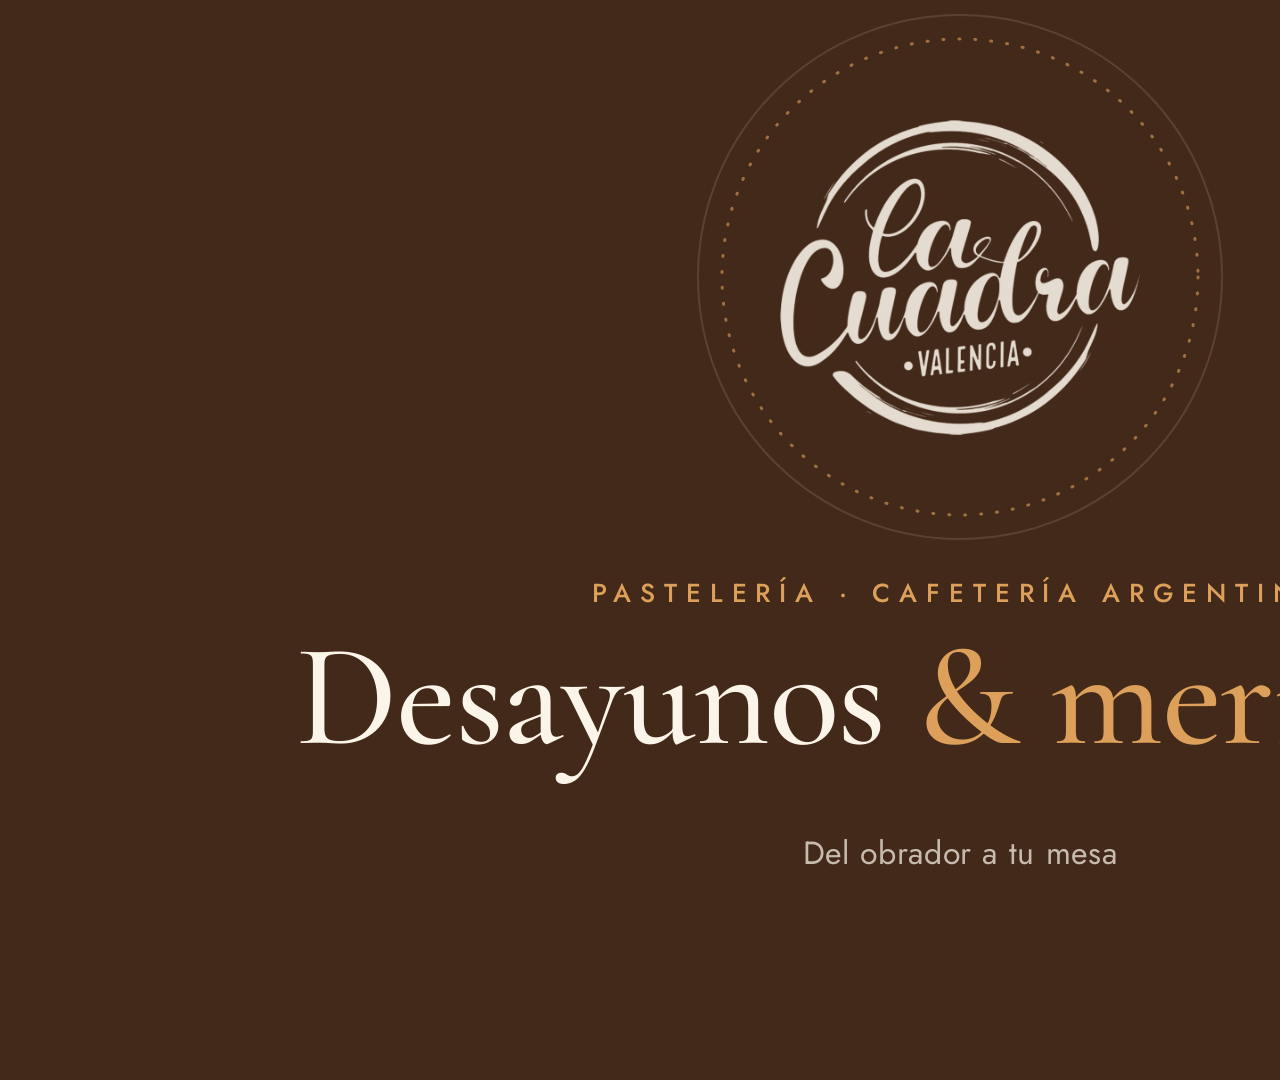
<file: promo/desayunos-meriendas/video-tv.html>
<!doctype html>
<html lang="es">
<head>
<meta charset="utf-8">
<title>La Cuadra · Desayunos y meriendas (TV 16:9, bucle)</title>
<link rel="stylesheet" href="../../fonts/fonts.css">
<style>
:root{
  --sand:#F3E5D2; --cream:#FBF4E9; --esp:#432919; --deep:#2A1A10; --ink:#3A2519; --muted:#6B4A31;
  --gold:#C98A3C; --goldb:#DCA05A;
  --serif:'Cormorant Garamond',Georgia,serif; --sans:'Jost',Arial,sans-serif;
}
*{margin:0;padding:0;box-sizing:border-box}
html,body{width:1920px;height:1080px;overflow:hidden;background:var(--esp)}
#stage{position:relative;width:1920px;height:1080px;overflow:hidden}
#strip{position:absolute;left:0;top:0;width:9600px;height:1080px;will-change:transform}
.panel{position:absolute;top:0;width:1920px;height:1080px;overflow:hidden}
.abs{position:absolute}
.kicker{font-family:var(--sans);font-weight:500;font-size:26px;letter-spacing:.34em;text-transform:uppercase}
.serif{font-family:var(--serif);font-weight:500;letter-spacing:-.01em}
/* Foto: .pw recorta, .par lleva el paralaje del deslizamiento, .ph el zoom lento */
.pw{position:absolute;overflow:hidden}
.par{position:absolute;inset:0}
.ph{position:absolute;inset:0;background-size:cover;background-position:center}

/* Platos */
.dish{position:absolute;inset:0;overflow:hidden;background:var(--deep)}
.topshade{position:absolute;inset:0;background:linear-gradient(to bottom,rgba(30,18,10,.72) 0%,rgba(30,18,10,.38) 22%,rgba(30,18,10,0) 40%)}
.dt{position:absolute;left:120px;top:92px;color:var(--cream)}
.dt .kicker{color:var(--goldb);margin-bottom:20px}
.dn{font-size:104px;line-height:1}
.dsub{font-family:var(--sans);font-size:32px;color:rgba(251,244,233,.85);margin-top:22px}
.dbadge{position:absolute;left:1590px;top:84px;width:210px;height:210px;border-radius:50%;background:var(--gold);color:var(--cream);
  display:flex;align-items:center;justify-content:center;box-shadow:0 16px 36px rgba(0,0,0,.35)}
.dbadge::after{content:"";position:absolute;inset:10px;border-radius:50%;border:2px solid rgba(251,244,233,.45)}
.dbadge b{font-family:var(--sans);font-weight:500;font-size:60px;line-height:1}

/* Carta */
.menu{list-style:none}
.menu li{display:flex;align-items:flex-end;height:92px;padding-bottom:24px;border-bottom:1.5px solid rgba(67,41,25,.13)}
.menu .nm{font-family:var(--serif);font-weight:500;font-size:52px;line-height:1;color:var(--ink);white-space:nowrap}
.menu .dots{flex:1;margin:0 22px 10px;border-bottom:3px dotted rgba(67,41,25,.38)}
.menu .pr{font-family:var(--sans);font-weight:500;font-size:46px;line-height:1;color:var(--esp);white-space:nowrap}

/* Promos */
.promos{list-style:none}
.promos li{display:flex;align-items:flex-end;height:112px;padding-bottom:28px;border-bottom:1.5px solid rgba(251,244,233,.16)}
.promos .nm{font-family:var(--serif);font-weight:500;font-size:58px;line-height:1;color:var(--cream);white-space:nowrap}
.promos .dots{flex:1;margin:0 20px 11px;border-bottom:3px dotted rgba(251,244,233,.32)}
.promos .pr{font-family:var(--sans);font-weight:500;font-size:52px;line-height:1;color:var(--goldb);white-space:nowrap;transform-origin:right bottom}
</style>
</head>
<body>
<div id="stage"><div id="strip">

  <!-- 1 · Marca (inicio y fin del bucle: se clona como panel 5) -->
  <section class="panel" id="p1" style="left:0;background:var(--esp)">
    <svg class="abs" style="left:660px;top:-23px" width="600" height="600" viewBox="0 0 600 600">
      <circle cx="300" cy="300" r="262" fill="none" stroke="#FBF4E9" stroke-opacity=".12" stroke-width="2"/>
      <g class="ring"><circle cx="300" cy="300" r="238" fill="none" stroke="#DCA05A" stroke-opacity=".6" stroke-width="3" stroke-linecap="round" stroke-dasharray="1 15"/></g>
    </svg>
    <img class="abs" src="assets/logo_cream.png" style="left:780px;top:120px;width:360px">
    <div class="kicker abs" style="top:574px;width:100%;text-align:center;color:var(--goldb)">Pastelería · Cafetería argentina</div>
    <h1 class="serif abs" style="top:624px;width:100%;text-align:center;font-size:146px;line-height:1;color:var(--cream)">Desayunos <span style="color:var(--goldb)">&amp; meriendas</span></h1>
    <div class="abs" style="top:830px;width:100%;text-align:center;font-family:var(--sans);font-size:32px;letter-spacing:.02em;color:rgba(251,244,233,.72)">Del obrador a tu mesa</div>
  </section>

  <!-- 2 · Platos, uno a uno con fundido -->
  <section class="panel" id="p2" style="left:1920px;background:var(--deep)">
    <div class="dish" id="d0">
      <div class="par"><div class="ph" style="background-image:url(assets/dish-tortilla.jpg)"></div></div>
      <div class="topshade"></div>
      <div class="dt"><div class="kicker">Desayunos y tostadas</div><div class="serif dn">Tortilla francesa</div></div>
      <div class="dbadge"><b>2,20 €</b></div>
    </div>
    <div class="dish" id="d1" style="background:var(--esp)">
      <div class="pw" style="left:1312px;top:0;width:608px;height:1080px"><div class="ph" style="background-image:url(assets/tosta-esgarraet.jpg)"></div></div>
      <div class="dt" style="top:368px;left:150px"><div class="kicker">Desayunos y tostadas</div><div class="serif dn" style="font-size:128px;line-height:.98">Tosta de esgarraet<br>y queso</div></div>
      <div class="dbadge"><b>4,50 €</b></div>
    </div>
    <div class="dish" id="d2">
      <div class="par"><div class="ph" style="background-image:url(assets/dish-huevos.jpg)"></div></div>
      <div class="topshade"></div>
      <div class="dt"><div class="kicker">Desayunos y tostadas</div><div class="serif dn">Huevo revuelto</div>
        <div class="dsub">También 2 huevos revueltos o francesa · 4,40 €</div></div>
      <div class="dbadge"><b>2,50 €</b></div>
    </div>
    <div class="dish" id="d3">
      <div class="par"><div class="ph" style="background-image:url(assets/dish-medialuna.jpg)"></div></div>
      <div class="topshade"></div>
      <div class="dt"><div class="kicker">Desayunos y tostadas</div><div class="serif dn">Medialuna de jamón y queso</div></div>
      <div class="dbadge"><b>1,50 €</b></div>
    </div>
    <div class="dish" id="d4">
      <div class="par"><div class="ph" style="background-image:url(assets/dish-chips.jpg)"></div></div>
      <div class="topshade"></div>
      <div class="dt"><div class="kicker">Desayunos y tostadas</div><div class="serif dn">Mini chips de jamón y queso</div></div>
      <div class="dbadge"><b>1,50 €</b></div>
    </div>
  </section>

  <!-- 3 · Carta completa -->
  <section class="panel" id="p3" style="left:3840px;background:var(--sand)">
    <div class="pw" style="left:0;top:0;width:680px;height:1080px">
      <div class="par"><div class="ph" id="p3ph" style="background-image:url(assets/tortilla-vertical.jpg)"></div></div>
    </div>
    <div class="kicker abs" style="left:800px;top:148px;color:var(--gold)">Desayunos y tostadas</div>
    <h2 class="serif abs" style="left:800px;top:190px;font-size:86px;line-height:1;color:var(--esp)">Para empezar el día</h2>
    <div class="abs" style="left:800px;width:1000px;top:306px;height:2px;background:rgba(67,41,25,.25)"></div>
    <ul class="menu abs" id="menu" style="left:800px;width:1000px;top:318px">
      <li><span class="nm">Tortilla francesa</span><span class="dots"></span><span class="pr">2,20 €</span></li>
      <li><span class="nm">Tosta de esgarraet y queso</span><span class="dots"></span><span class="pr">4,50 €</span></li>
      <li><span class="nm">Huevo revuelto</span><span class="dots"></span><span class="pr">2,50 €</span></li>
      <li><span class="nm">2 huevos revueltos o francesa</span><span class="dots"></span><span class="pr">4,40 €</span></li>
      <li><span class="nm">Medialuna de jamón y queso</span><span class="dots"></span><span class="pr">1,50 €</span></li>
      <li><span class="nm">Mini chips de jamón y queso</span><span class="dots"></span><span class="pr">1,50 €</span></li>
      <li><span class="nm">Extra de aceite</span><span class="dots"></span><span class="pr">0,70 €</span></li>
    </ul>
  </section>

  <!-- 4 · Promociones y merienda -->
  <section class="panel" id="p4" style="left:5760px;background:var(--deep)">
    <div class="par"><div class="ph" id="p4ph" style="background-image:url(assets/promo-croissant.jpg)"></div></div>
    <div class="abs" style="inset:0;background:linear-gradient(to right,rgba(36,21,12,.97) 0%,rgba(36,21,12,.92) 28%,rgba(36,21,12,.6) 42%,rgba(36,21,12,0) 60%)"></div>
    <div class="kicker abs" style="left:120px;top:196px;color:var(--goldb)">Promociones y merienda</div>
    <h2 class="serif abs" style="left:120px;top:238px;font-size:92px;line-height:1;color:var(--cream)">¿Y para merendar?</h2>
    <ul class="promos abs" id="promos" style="left:120px;width:600px;top:380px">
      <li><span class="nm">Promo croissant</span><span class="dots"></span><span class="pr">2,70 €</span></li>
      <li><span class="nm">Promo tostada</span><span class="dots"></span><span class="pr">2,90 €</span></li>
      <li><span class="nm">Promo horchata</span><span class="dots"></span><span class="pr">3,80 €</span></li>
    </ul>
    <div class="kicker abs" style="left:120px;top:780px;font-size:22px;color:rgba(251,244,233,.6)">Pídela en barra</div>
  </section>

</div></div>

<script src="gsap.min.js"></script>
<script>
const $$ = (s, r = document) => Array.from(r.querySelectorAll(s));
const strip = document.getElementById('strip');

// Panel 5 = copia exacta del panel 1, para que el final enlace con el inicio sin salto
const p5 = document.getElementById('p1').cloneNode(true);
p5.id = 'p5'; p5.style.left = '7680px';
strip.appendChild(p5);
const panels = $$('.panel');

// ── Tiempos (s) ──
const T = 71;                                   // duración del bucle
const SLIDE = 2;                                // deslizamiento entre paneles
const S1 = 6, S2 = 35.5, S3 = 51, S4 = 65;     // inicio de cada deslizamiento
const DISH = [6, 12, 18, 24, 30];               // entrada de cada plato (el primero llega deslizando)
const slide = 'power2.inOut', soft = 'power2.out';

const cam = {x: 0};
const tl = gsap.timeline({paused: true});
[S1, S2, S3, S4].forEach((s, i) => tl.to(cam, {x: 1920 * (i + 1), duration: SLIDE, ease: slide}, s));
tl.to({}, {duration: 0}, T);

// 1 · Marca: el aro punteado da una vuelta completa por bucle (mismo ángulo en 0 y en T)
tl.fromTo('.ring', {rotation: 0, svgOrigin: '300 300'}, {rotation: 360, svgOrigin: '300 300', duration: T, ease: 'none'}, 0);

// 2 · Platos: fundido lento entre fotos, zoom continuo, texto y precio entran con suavidad
const dishes = $$('.dish');
dishes.forEach((d, i) => {
  const t = DISH[i];
  const end = i < dishes.length - 1 ? DISH[i + 1] + 1.6 : S2 + SLIDE;
  if (i > 0) tl.fromTo(d, {opacity: 0}, {opacity: 1, duration: 1.6, ease: 'sine.inOut'}, t);
  tl.fromTo(d.querySelector('.ph'), {scale: 1.04}, {scale: 1.1, duration: end - t, ease: 'none'}, t);
  const tx = i === 0 ? S1 + 1.4 : t + .5;
  tl.fromTo(d.querySelectorAll('.dt > *'), {opacity: 0, y: 28}, {opacity: 1, y: 0, duration: 1.2, ease: soft, stagger: .12}, tx)
    .fromTo(d.querySelector('.dbadge'), {opacity: 0, scale: .82, rotation: -16}, {opacity: 1, scale: 1, rotation: -6, duration: 1.3, ease: soft}, tx + .25);
});

// 3 · Carta completa
tl.fromTo('#p3ph', {scale: 1.18}, {scale: 1.25, duration: S3 + SLIDE - S2, ease: 'none'}, S2);
$$('#menu li').forEach((li, i) => {
  tl.fromTo(li, {opacity: 0, y: 26}, {opacity: 1, y: 0, duration: 1.1, ease: soft}, S2 + 1.6 + i * .14);
});

// 4 · Promos: entran y después se destaca cada precio, una a una
tl.fromTo('#p4ph', {scale: 1.04}, {scale: 1.1, duration: S4 + SLIDE - S3, ease: 'none'}, S3);
$$('#promos li').forEach((li, i) => {
  tl.fromTo(li, {opacity: 0, y: 26}, {opacity: 1, y: 0, duration: 1.2, ease: soft}, S3 + 1.5 + i * .25);
  const pr = li.querySelector('.pr'), h = 56 + i * 2.4;
  tl.fromTo(pr, {scale: 1}, {scale: 1.14, duration: 1.2, ease: 'sine.inOut'}, h)
    .to(pr, {scale: 1, duration: 1.2, ease: 'sine.inOut'}, h + 1.2);
});

// Paralaje: las fotos se desplazan un 2 % menos que su panel al deslizar
const pars = $$('.par').map(el => ({el, base: panels.indexOf(el.closest('.panel')) * 1920}));
function applyCam() {
  strip.style.transform = `translate3d(${-cam.x}px,0,0)`;
  for (const p of pars) p.el.style.transform = `translate3d(${-(p.base - cam.x) * .02}px,0,0)`;
}

window.DURATION = T;
window.seek = t => { tl.seek(t, false); applyCam(); };
window.ready = Promise.all([
  document.fonts.ready,
  ...['dish-tortilla', 'tosta-esgarraet', 'dish-huevos', 'dish-medialuna', 'dish-chips', 'tortilla-vertical', 'promo-croissant']
    .map(n => new Promise(r => { const i = new Image(); i.onload = i.onerror = r; i.src = `assets/${n}.jpg`; })),
  ...$$('img').map(i => i.decode().catch(() => {}))
]);
seek(0);
// Vista previa en navegador: ?play reproduce en bucle a tiempo real
if (location.search.includes('play')) {
  const t0 = performance.now();
  (function loop() { seek(((performance.now() - t0) / 1000) % T); requestAnimationFrame(loop); })();
}
</script>
</body>
</html>
</file>
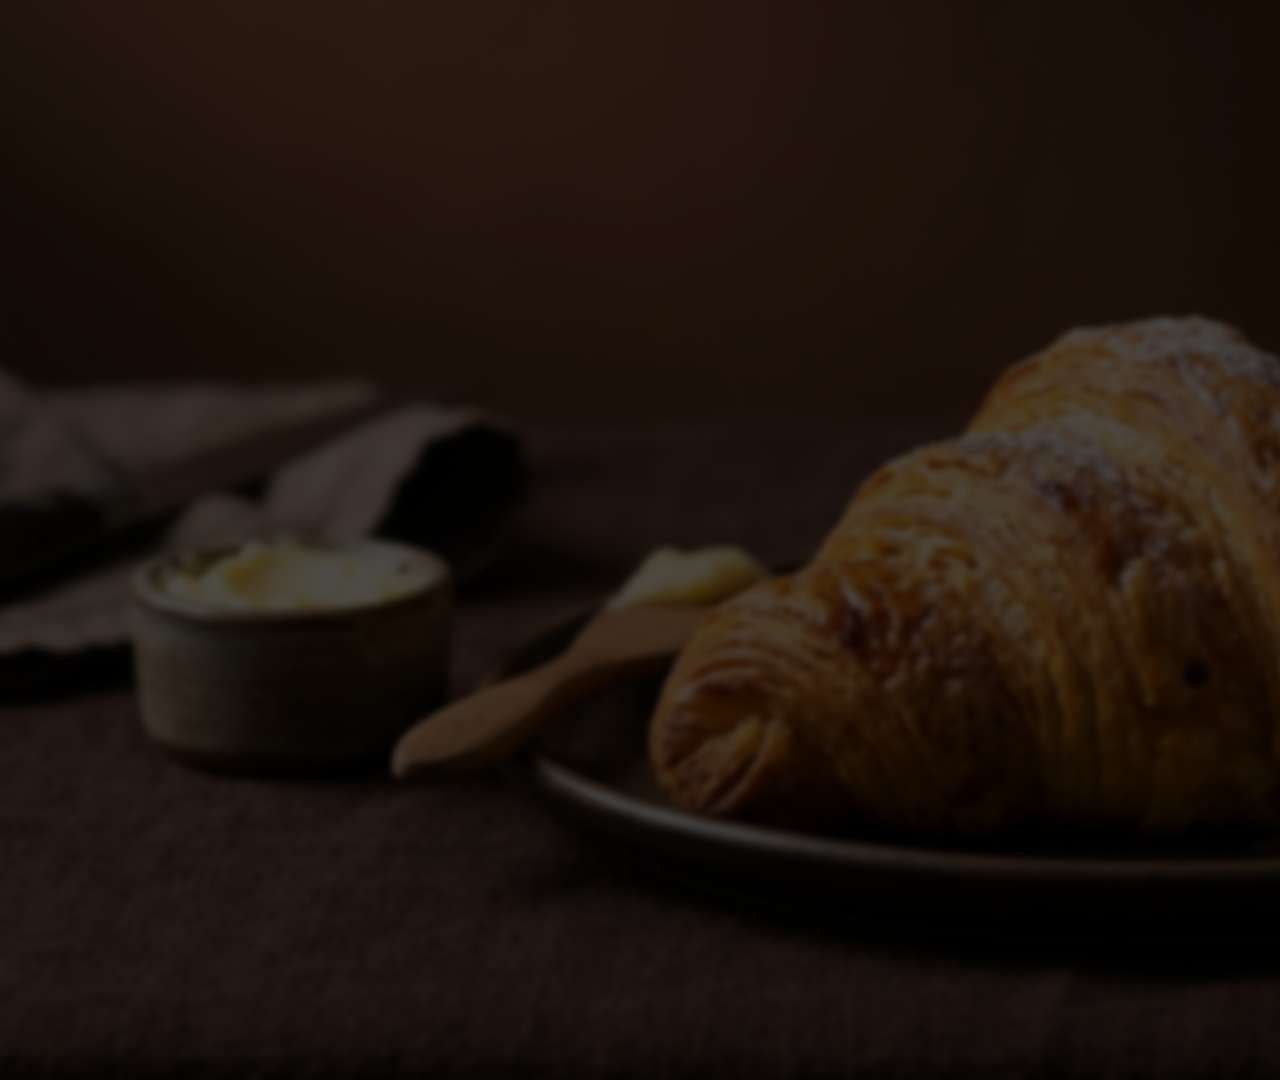
<file: videos/fuente/menu-desayunos.html>
<!doctype html>
<html lang="es">
<head>
<meta charset="utf-8">
<title>Vídeo menú de desayunos</title>
<!-- Escena del vídeo. La pinta fotograma a fotograma render.mjs llamando a window.render(t). -->
<link rel="stylesheet" href="../../fonts/fonts.css">
<!-- logo-video.png es logo.png recortado al dibujo (sin el margen ni la marca suelta de la esquina) -->
<style>
:root{
  --espresso:#432919; --espresso-deep:#2B1A10;
  --cream:#FBF4E9; --on-dark-muted:#E0CDB4;
  --gold:#C98A3C; --gold-bright:#DCA05A;
  --serif:'Cormorant Garamond',Georgia,serif;
  --sans:'Jost',Helvetica,Arial,sans-serif;
}
*{ margin:0; padding:0; box-sizing:border-box; }
html,body{ width:1920px; height:1080px; overflow:hidden; background:var(--espresso); }
#stage{ position:relative; width:1920px; height:1080px; overflow:hidden; background:var(--espresso); color:var(--cream); font-family:var(--sans); }
.scene{ position:absolute; inset:0; overflow:hidden; visibility:hidden; background:var(--espresso); }

.logo{ display:block; background:var(--cream);
  -webkit-mask:url(logo-video.png) center/contain no-repeat; mask:url(logo-video.png) center/contain no-repeat; aspect-ratio:824/722; }
.kicker{ font:500 24px/1 var(--sans); letter-spacing:.3em; text-transform:uppercase; color:var(--gold-bright); }
.rule{ height:3px; background:var(--gold); transform-origin:left; }

/* Intro */
.intro .bg{ position:absolute; inset:0; background:center/cover no-repeat; filter:brightness(.3) saturate(1.05) blur(3px); }
.intro .col{ position:absolute; inset:0; display:flex; flex-direction:column; align-items:center; justify-content:center; text-align:center; }
.intro .logo{ width:250px; }
.intro .kicker{ margin-top:46px; }
.intro h1{ font:500 188px/1 var(--serif); letter-spacing:-.015em; margin-top:16px; }
.intro .rule{ width:160px; margin-top:34px; transform-origin:center; }

/* Platos: texto a la izquierda, plato a la derecha fundiéndose con el panel */
.dish .bg{ position:absolute; inset:-60px; background:center/cover no-repeat; filter:blur(40px) brightness(.6) saturate(1.1); }
.dish .photo{ position:absolute; top:0; height:1080px; object-fit:cover; object-position:35% 50%; transform-origin:62% 50%; will-change:transform;
  -webkit-mask-image:linear-gradient(to right,transparent 0,#000 26%); mask-image:linear-gradient(to right,transparent 0,#000 26%); }
.dish.land .photo{ left:620px; width:1300px; }
.dish.vert .photo{ left:740px; width:1180px; transform-origin:50% 50%; }
.dish .shade{ position:absolute; inset:0;
  background:linear-gradient(to right,rgba(43,26,16,.96) 0,rgba(43,26,16,.88) 30%,rgba(43,26,16,.2) 52%,rgba(43,26,16,0) 62%); }
.dish .logo{ position:absolute; top:90px; left:120px; width:150px; }
.dish .txt{ position:absolute; left:120px; width:660px; top:0; bottom:0; padding-top:90px; display:flex; flex-direction:column; justify-content:center; align-items:flex-start; }
.dish h2{ font:500 104px/1 var(--serif); letter-spacing:-.01em; margin-top:22px; text-wrap:balance; }
.dish .rule{ width:110px; margin-top:32px; }
.dish .price{ font:400 60px/1 var(--sans); color:var(--gold-bright); margin-top:28px; letter-spacing:.01em; }
.dish .extra{ font:300 30px/1.3 var(--sans); color:var(--on-dark-muted); margin-top:14px; }

/* Cierre: título a la izquierda, lista a la derecha */
.outro{ background:radial-gradient(90% 120% at 30% 45%,#4F3221 0,var(--espresso) 55%,var(--espresso-deep) 100%); }
.outro .left{ position:absolute; left:120px; top:0; bottom:0; width:620px; display:flex; flex-direction:column; justify-content:center; align-items:flex-start; }
.outro .logo{ width:170px; }
.outro .kicker{ margin-top:60px; }
.outro h2{ font:500 140px/1 var(--serif); letter-spacing:-.01em; margin-top:16px; }
.outro .rule{ width:110px; margin-top:32px; }
.outro .foot{ font:300 30px/1.5 var(--sans); color:var(--on-dark-muted); margin-top:44px; }
.outro .foot b{ font-weight:500; color:var(--cream); }
.outro .sep{ position:absolute; left:830px; top:200px; bottom:200px; width:1px; background:rgba(201,138,60,.35); transform-origin:top; }
.outro ul{ position:absolute; left:930px; right:120px; top:50%; margin-top:-300px; list-style:none; }
.outro li{ display:flex; align-items:baseline; gap:18px; font:300 38px/1 var(--sans); height:75px; }
.outro li .dots{ flex:1; border-bottom:3px dotted rgba(224,205,180,.45); transform:translateY(-8px); }
.outro li .pr{ font-weight:500; color:var(--gold-bright); }
</style>
</head>
<body>
<div id="stage"></div>

<script>
const IMG = {
  tortilla:  '../../pomelli_photoshoot_image_9_16_1016.png',
  esgarraet: '../../pomelli_photoshoot_image_9_16_1016%20(1).png',
  revuelto:  '../../Gemini_Generated_Image_mpkp7umpkp7umpkp.jfif',
  croissant: '../../Gemini_Generated_Image_kjrrpckjrrpckjrr.jfif',
  chips:     '../../Gemini_Generated_Image_cpj345cpj345cpj3.jfif',
  promo:     '../../Gemini_Generated_Image_u4mhazu4mhazu4mh.jfif',
};

// Nombres y precios tal cual aparecen en carta.html (sección Desayunos y meriendas).
const PLATOS = [
  { nombre:'Tortilla francesa',           precio:'2,20 €', img:IMG.tortilla,  vert:true, pos:'50% 44%' },
  { nombre:'Huevo revuelto',              precio:'2,50 €', img:IMG.revuelto,  extra:'2 huevos revueltos o francesa · 4,40 €' },
  { nombre:'Croissant york y queso',      precio:'2,80 €', img:IMG.croissant },
  { nombre:'Tosta de esgarraet y queso',  precio:'4,50 €', img:IMG.esgarraet, vert:true, pos:'50% 57%' },
  { nombre:'Mini chips de jamón y queso', precio:'1,50 €', img:IMG.chips },
  { nombre:'Promo croissant',             precio:'2,70 €', img:IMG.promo, pos:'75% 50%' },
];
const LISTA = [
  ['Tortilla francesa','2,20 €'], ['Huevo revuelto','2,50 €'], ['2 huevos revueltos o francesa','4,40 €'],
  ['Croissant york y queso','2,80 €'], ['Tosta de esgarraet y queso','4,50 €'], ['Mini chips de jamón y queso','1,50 €'],
  ['Promo croissant','2,70 €'], ['Promo tostada','2,90 €'],
];

// Tiempos (segundos): lo que cada escena está en pantalla hasta que empieza la siguiente.
// Cada escena entra en fundido sobre la anterior durante XF.
const XF = 0.5, INTRO = 2.7, PLATO = 5, OUTRO = 5;
const stage = document.getElementById('stage');
const scenes = [];
let t0 = 0;
function add(el, slot, anim){ stage.appendChild(el); scenes.push({ el, start:t0, dur:slot + XF, anim }); t0 += slot; }
function h(html){ const d = document.createElement('div'); d.innerHTML = html.trim(); return d.firstChild; }

add(h(`<section class="scene intro">
  <div class="bg" style="background-image:url('${IMG.promo}')"></div>
  <div class="col">
    <span class="logo"></span>
    <p class="kicker">Cafetería · Pastelería</p>
    <h1>Desayunos</h1>
    <div class="rule"></div>
  </div></section>`), INTRO, animIntro);

PLATOS.forEach((p, i) => add(h(`<section class="scene dish ${p.vert ? 'vert' : 'land'}">
  <div class="bg" style="background-image:url('${p.img}')"></div>
  <img class="photo" src="${p.img}" alt=""${p.pos ? ` style="object-position:${p.pos}"` : ''}>
  <div class="shade"></div>
  <span class="logo"></span>
  <div class="txt">
    <p class="kicker">Desayunos · 0${i + 1}</p>
    <h2>${p.nombre}</h2>
    <div class="rule"></div>
    <p class="price">${p.precio}</p>
    ${p.extra ? `<p class="extra">${p.extra}</p>` : ''}
  </div></section>`), PLATO, (el, lt, d) => animDish(el, lt, d, i)));

add(h(`<section class="scene outro">
  <div class="left">
    <span class="logo"></span>
    <p class="kicker">La carta</p>
    <h2>Desayunos</h2>
    <div class="rule"></div>
    <p class="foot"><b>C/ dels Campaners, 16</b><br>Patraix, Valencia · @lacuadravalencia</p>
  </div>
  <div class="sep"></div>
  <ul>${LISTA.map(([n, pr]) => `<li><span>${n}</span><span class="dots"></span><span class="pr">${pr}</span></li>`).join('')}</ul></section>`), OUTRO, animOutro);

window.DURATION = t0;

// Utilidades de animación
const clamp = (x, a = 0, b = 1) => Math.min(b, Math.max(a, x));
const easeOut = x => 1 - Math.pow(1 - clamp(x), 4);
const easeInOut = x => { x = clamp(x); return x < .5 ? 2 * x * x : 1 - Math.pow(-2 * x + 2, 2) / 2; };
// Aparece desde abajo: progreso entre a y a+len segundos.
function rise(el, lt, a, len = .6, dy = 28){
  const k = easeOut((lt - a) / len);
  el.style.opacity = k; el.style.transform = `translateY(${(1 - k) * dy}px)`;
}

function animIntro(el, lt, d){
  const q = s => el.querySelector(s);
  q('.bg').style.transform = `scale(${1.14 - .1 * easeInOut(lt / d)})`;
  const k = easeOut(lt / .9);
  q('.logo').style.opacity = k; q('.logo').style.transform = `scale(${.9 + .1 * k})`;
  rise(q('.kicker'), lt, .55);
  rise(q('h1'), lt, .7, .8, 40);
  q('.rule').style.transform = `scaleX(${easeOut((lt - 1.0) / .7)})`;
}

function animDish(el, lt, d, i){
  const q = s => el.querySelector(s);
  // Zoom lento alternando acercar / alejar
  const z = easeInOut(lt / d), s = i % 2 ? 1.1 - .08 * z : 1.02 + .08 * z;
  q('.photo').style.transform = `scale(${s})`;
  q('.logo').style.opacity = easeOut((lt - .1) / .6);
  rise(q('.kicker'), lt, .25);
  rise(q('h2'), lt, .35, .7, 40);
  q('.rule').style.transform = `scaleX(${easeOut((lt - .55) / .6)})`;
  rise(q('.price'), lt, .6);
  if (q('.extra')) rise(q('.extra'), lt, .8);
  // El texto se va justo antes del fundido para no solaparse con el del plato siguiente
  q('.txt').style.opacity = 1 - easeInOut((lt - (d - XF - .3)) / .35);
}

function animOutro(el, lt){
  const q = s => el.querySelector(s);
  q('.logo').style.opacity = easeOut((lt - .2) / .6);
  rise(q('.kicker'), lt, .3);
  rise(q('h2'), lt, .4, .7, 40);
  q('.rule').style.transform = `scaleX(${easeOut((lt - .7) / .6)})`;
  rise(q('.foot'), lt, .9);
  q('.sep').style.transform = `scaleY(${easeOut((lt - .5) / 1.2)})`;
  el.querySelectorAll('li').forEach((li, j) => rise(li, lt, .8 + j * .12, .5, 22));
}

window.render = t => {
  scenes.forEach((sc, k) => {
    const lt = t - sc.start, next = scenes[k + 1];
    // Oculta lo que aún no ha entrado y lo que ya queda tapado por la siguiente escena
    const visible = lt >= 0 && !(next && t >= next.start + XF);
    sc.el.style.visibility = visible ? 'visible' : 'hidden';
    if (!visible) return;
    sc.el.style.opacity = k === 0 ? 1 : easeInOut(lt / XF);
    sc.anim(sc.el, lt, sc.dur);
  });
};

window.ready = (async () => {
  await document.fonts.ready;
  await Promise.all([...document.images].map(im => im.decode().catch(() => {})));
  await Promise.all(Object.values(IMG).map(src => { const im = new Image(); im.src = src; return im.decode().catch(() => {}); }));
  render(0);
})();
</script>
</body>
</html>
</file>
<file: fonts/fonts.css>
/* Fuentes autoalojadas — subconjuntos latin y latin-ext (variables 300–500) */
@font-face{
  font-family:'Cormorant Garamond'; font-style:normal; font-weight:300 500; font-display:swap;
  src:url(CormorantGaramond-latin.woff2) format('woff2');
  unicode-range:U+0000-00FF,U+0131,U+0152-0153,U+02BB-02BC,U+02C6,U+02DA,U+02DC,U+0304,U+0308,U+0329,U+2000-206F,U+20AC,U+2122,U+2191,U+2193,U+2212,U+2215,U+FEFF,U+FFFD;
}
@font-face{
  font-family:'Cormorant Garamond'; font-style:normal; font-weight:300 500; font-display:swap;
  src:url(CormorantGaramond-latin-ext.woff2) format('woff2');
  unicode-range:U+0100-02BA,U+02BD-02C5,U+02C7-02CC,U+02CE-02D7,U+02DD-02FF,U+0304,U+0308,U+0329,U+1D00-1DBF,U+1E00-1E9F,U+1EF2-1EFF,U+2020,U+20A0-20AB,U+20AD-20C0,U+2113,U+2C60-2C7F,U+A720-A7FF;
}
@font-face{
  font-family:'Jost'; font-style:normal; font-weight:300 500; font-display:swap;
  src:url(Jost-latin.woff2) format('woff2');
  unicode-range:U+0000-00FF,U+0131,U+0152-0153,U+02BB-02BC,U+02C6,U+02DA,U+02DC,U+0304,U+0308,U+0329,U+2000-206F,U+20AC,U+2122,U+2191,U+2193,U+2212,U+2215,U+FEFF,U+FFFD;
}
@font-face{
  font-family:'Jost'; font-style:normal; font-weight:300 500; font-display:swap;
  src:url(Jost-latin-ext.woff2) format('woff2');
  unicode-range:U+0100-02BA,U+02BD-02C5,U+02C7-02CC,U+02CE-02D7,U+02DD-02FF,U+0304,U+0308,U+0329,U+1D00-1DBF,U+1E00-1E9F,U+1EF2-1EFF,U+2020,U+20A0-20AB,U+20AD-20C0,U+2113,U+2C60-2C7F,U+A720-A7FF;
}
</file>
